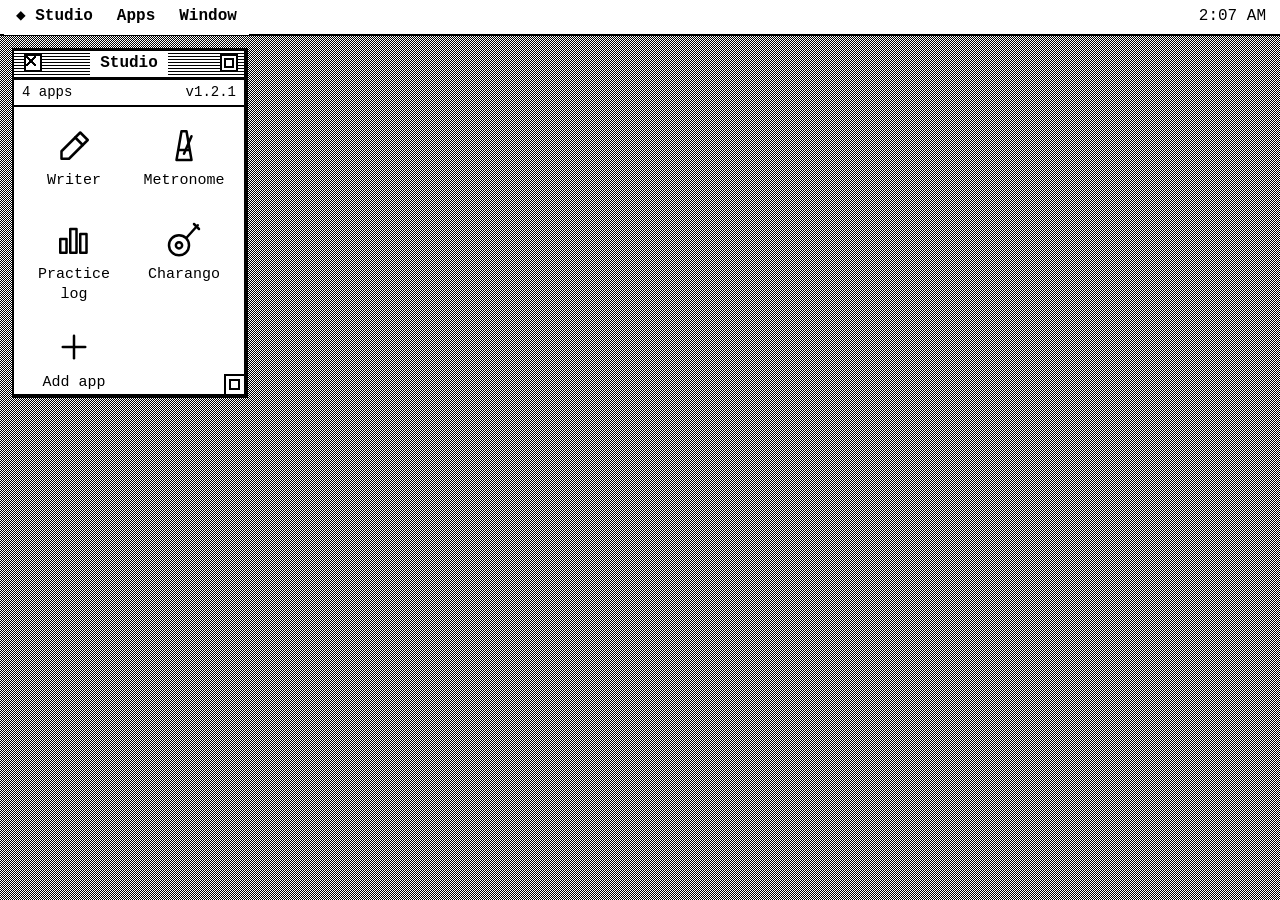
<file: index.html>
<!doctype html>
<html lang="en">
<head>
<meta charset="utf-8">
<meta name="viewport" content="width=device-width,initial-scale=1,viewport-fit=cover">
<meta name="theme-color" content="#ffffff">
<meta name="mobile-web-app-capable" content="yes">
<link rel="manifest" href="manifest.webmanifest">
<link rel="icon" href="icon-192.png">
<title>Studio</title>
<link rel="stylesheet" href="core/theme.css">
<link rel="stylesheet" href="core/shell.css">
</head>
<body>
<div id="mbar">
 <button class="mt" data-m="studio">&#9670; Studio</button>
 <button class="mt" data-m="apps">Apps</button>
 <button class="mt" data-m="window">Window</button>
 <span class="sp"></span>
 <span id="offl" hidden title="No connection. Everything is saved on this device.">Offline</span>
 <span id="syncst" hidden></span>
 <button id="upd" hidden>Update ready: reload</button>
 <span id="clock"></span>
</div>
<div id="desk"></div>
<script src="core/app.js"></script>
<script src="core/sync.js"></script>
<script src="core/shell.js"></script>
</body>
</html>
</file>
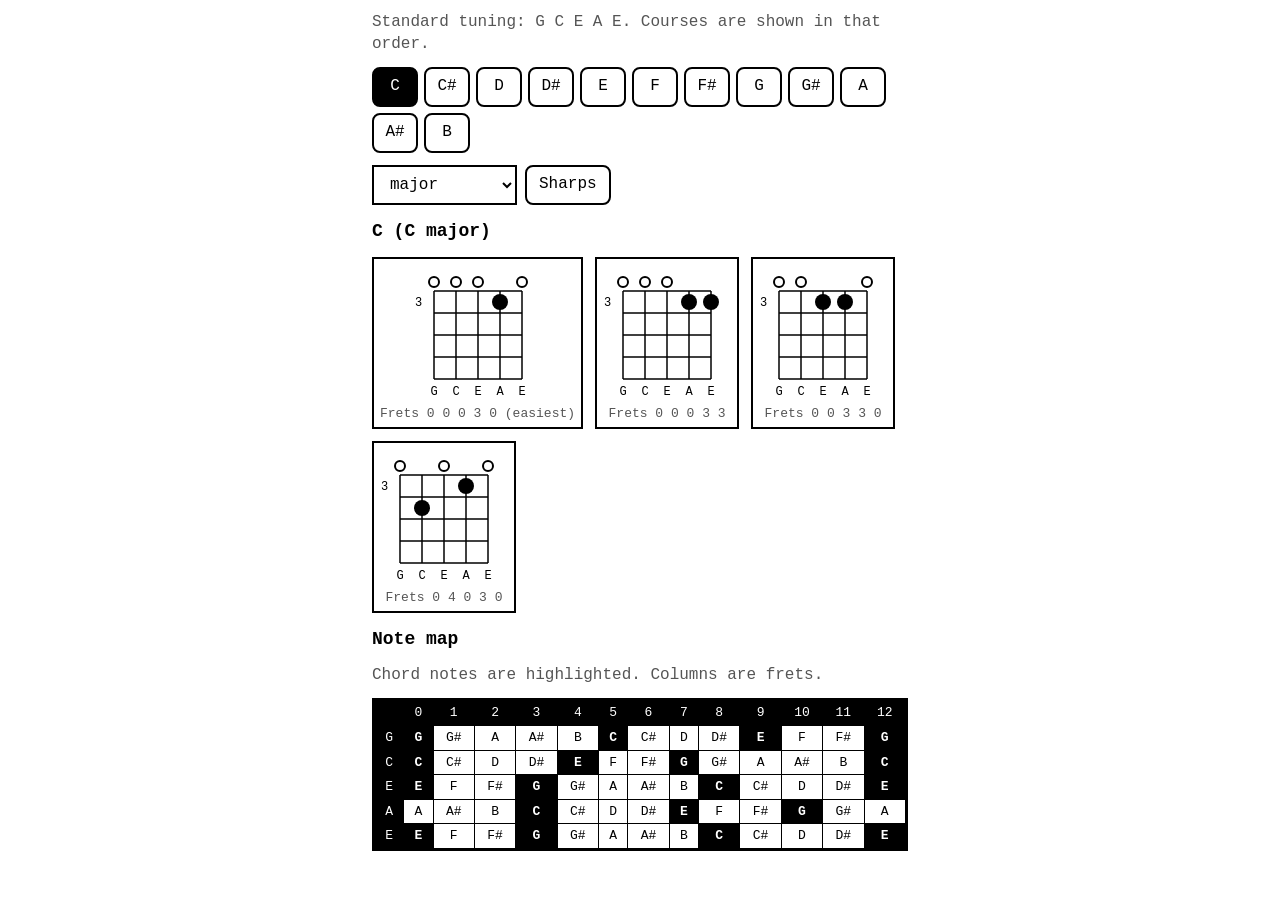
<file: apps/charango/index.html>
<!doctype html>
<html lang="en">
<head>
<meta charset="utf-8">
<meta name="viewport" content="width=device-width,initial-scale=1">
<title>Charango</title>
<link rel="stylesheet" href="../../core/theme.css">
<style>
body{overflow:auto}
.pad{padding:12px;display:flex;flex-direction:column;gap:12px;max-width:560px;margin:0 auto}
.roots{display:flex;flex-wrap:wrap;gap:6px}
.roots button{min-width:46px;padding:0 8px}
.row{display:flex;gap:8px;align-items:center}
.row>*{min-width:0}
h2{font-size:18px;margin:2px 0}
.vs{display:flex;flex-wrap:wrap;gap:12px}
.v{border:2px solid var(--line);padding:6px 6px 4px;text-align:center;min-width:128px}
.v svg{display:block;margin:0 auto;color:var(--fg)}
.v .f{font-size:13px;color:var(--dim)}
.map{overflow-x:auto;border:2px solid var(--line)}
table{border-collapse:collapse;width:100%;font-size:13px}
td,th{border:1px solid var(--line);padding:3px 5px;text-align:center;white-space:nowrap}
th{background:var(--sel-bg);color:var(--sel-fg);font-weight:400}
td.in{font-weight:700;background:var(--sel-bg);color:var(--sel-fg)}
</style>
</head>
<body>
<div class="pad">
 <div class="dim">Standard tuning: G C E A E. Courses are shown in that order.</div>
 <div class="roots" id="roots" role="group" aria-label="Chord root"></div>
 <div class="row">
  <select id="qual" aria-label="Chord type"></select>
  <button id="acc" aria-label="Switch between sharps and flats">Sharps</button>
 </div>
 <h2 id="title"></h2>
 <div class="vs" id="vs"></div>
 <h2>Note map</h2>
 <div class="dim">Chord notes are highlighted. Columns are frets.</div>
 <div class="map"><table id="map"></table></div>
</div>
<script src="../../core/app.js"></script>
<script>
'use strict';
var $ = function (i) { return document.getElementById(i); };
var SHARP = ['C', 'C#', 'D', 'D#', 'E', 'F', 'F#', 'G', 'G#', 'A', 'A#', 'B'];
var FLAT = ['C', 'Db', 'D', 'Eb', 'E', 'F', 'Gb', 'G', 'Ab', 'A', 'Bb', 'B'];
var OPEN = [7, 0, 4, 9, 4];
var QUAL = [
  { k: 'maj', n: 'major', s: '', iv: [0, 4, 7] }, { k: 'min', n: 'minor', s: 'm', iv: [0, 3, 7] },
  { k: '7', n: 'dominant 7', s: '7', iv: [0, 4, 7, 10] }, { k: 'maj7', n: 'major 7', s: 'maj7', iv: [0, 4, 7, 11] },
  { k: 'm7', n: 'minor 7', s: 'm7', iv: [0, 3, 7, 10] }, { k: 'sus2', n: 'sus 2', s: 'sus2', iv: [0, 2, 7] },
  { k: 'sus4', n: 'sus 4', s: 'sus4', iv: [0, 5, 7] }, { k: 'dim', n: 'diminished', s: 'dim', iv: [0, 3, 6] }
];
var st = { root: 0, q: 'maj', flats: false };
var MAXFRET = 9;

function voicings(root, iv) {
  var chord = iv.map(function (i) { return (root + i) % 12; });
  var req = iv.length >= 4 ? iv.filter(function (i) { return i !== 7; }).map(function (i) { return (root + i) % 12; }) : chord;
  var opts = OPEN.map(function (o) {
    var r = []; for (var f = 0; f <= MAXFRET; f++) if (chord.indexOf((o + f) % 12) >= 0) r.push(f); return r;
  });
  var out = [];
  (function walk(c, cur) {
    if (c === OPEN.length) {
      var heard = cur.map(function (f, i) { return (OPEN[i] + f) % 12; });
      if (!req.every(function (n) { return heard.indexOf(n) >= 0; })) return;
      var nz = cur.filter(function (f) { return f > 0; });
      var span = nz.length ? Math.max.apply(null, nz) - Math.min.apply(null, nz) : 0;
      if (span > 3) return;
      out.push({ frets: cur.slice(), span: span, max: nz.length ? Math.max.apply(null, nz) : 0, n: nz.length });
      return;
    }
    opts[c].forEach(function (f) { cur.push(f); walk(c + 1, cur); cur.pop(); });
  })(0, []);
  out.sort(function (a, b) { return (a.max * 10 + a.n * 2 + a.span) - (b.max * 10 + b.n * 2 + b.span) || a.frets.join('').localeCompare(b.frets.join('')); });
  return out.slice(0, 4);
}
function names() { return st.flats ? FLAT : SHARP; }

function svgEl(tag, attrs) {
  var e = document.createElementNS('http://www.w3.org/2000/svg', tag);
  for (var k in attrs) e.setAttribute(k, attrs[k]); return e;
}
function diagram(v) {
  var W = 128, H = 140, x0 = 20, dx = 22, y0 = 26, dy = 22;
  var nz = v.frets.filter(function (f) { return f > 0; });
  var base = nz.length && Math.min.apply(null, nz) > 1 ? Math.min.apply(null, nz) : 1;
  var s = svgEl('svg', { width: W, height: H, viewBox: '0 0 ' + W + ' ' + H, role: 'img', 'aria-label': 'Frets ' + v.frets.join(' ') });
  var line = function (x1, y1, x2, y2, w) { s.append(svgEl('line', { x1: x1, y1: y1, x2: x2, y2: y2, stroke: 'currentColor', 'stroke-width': w || 1.5 })); };
  for (var c = 0; c < 5; c++) line(x0 + c * dx, y0, x0 + c * dx, y0 + 4 * dy);
  for (var r = 0; r <= 4; r++) line(x0, y0 + r * dy, x0 + 4 * dx, y0 + r * dy, r === 0 && base === 1 ? 5 : 1.5);
  if (base > 1) { var t = svgEl('text', { x: 1, y: y0 + dy * 0.7, 'font-size': 12, fill: 'currentColor' }); t.textContent = base; s.append(t); }
  v.frets.forEach(function (f, c) {
    var x = x0 + c * dx;
    if (f === 0) s.append(svgEl('circle', { cx: x, cy: y0 - 9, r: 5, fill: 'none', stroke: 'currentColor', 'stroke-width': 2 }));
    else s.append(svgEl('circle', { cx: x, cy: y0 + (f - base + 0.5) * dy, r: 8, fill: 'currentColor' }));
    var lab = svgEl('text', { x: x, y: y0 + 4 * dy + 16, 'text-anchor': 'middle', 'font-size': 12, fill: 'currentColor' });
    lab.textContent = SHARP[OPEN[c]]; s.append(lab);
  });
  return s;
}
function render() {
  var q = QUAL.find(function (x) { return x.k === st.q; }), nm = names();
  $('title').textContent = nm[st.root] + q.s + ' (' + nm[st.root] + ' ' + q.n + ')';
  document.querySelectorAll('#roots button').forEach(function (b, i) { b.classList.toggle('on', i === st.root); b.textContent = nm[i]; });
  $('acc').textContent = st.flats ? 'Flats' : 'Sharps'; $('qual').value = st.q;
  var vs = voicings(st.root, q.iv), box = $('vs'); box.textContent = '';
  if (!vs.length) { box.textContent = 'No easy shape found for this chord.'; }
  vs.forEach(function (v, i) {
    var d = document.createElement('div'); d.className = 'v';
    d.append(diagram(v));
    var f = document.createElement('div'); f.className = 'f'; f.textContent = 'Frets ' + v.frets.join(' ') + (i === 0 ? ' (easiest)' : '');
    d.append(f); box.append(d);
  });
  var chord = q.iv.map(function (i) { return (st.root + i) % 12; });
  var tb = $('map'); tb.textContent = '';
  var head = document.createElement('tr'); head.append(document.createElement('th'));
  for (var f = 0; f <= 12; f++) { var th = document.createElement('th'); th.textContent = f; head.append(th); }
  tb.append(head);
  OPEN.forEach(function (o) {
    var tr = document.createElement('tr'), h = document.createElement('th'); h.textContent = nm[o]; tr.append(h);
    for (var f = 0; f <= 12; f++) { var n = (o + f) % 12, td = document.createElement('td'); td.textContent = nm[n]; if (chord.indexOf(n) >= 0) td.className = 'in'; tr.append(td); }
    tb.append(tr);
  });
  Studio.set('charango.state', st).catch(function () {});
}
SHARP.forEach(function (n, i) {
  var b = document.createElement('button'); b.textContent = n;
  b.addEventListener('click', function () { st.root = i; render(); }); $('roots').append(b);
});
QUAL.forEach(function (x) { var o = document.createElement('option'); o.value = x.k; o.textContent = x.n; $('qual').append(o); });
$('qual').addEventListener('change', function () { st.q = this.value; render(); });
$('acc').addEventListener('click', function () { st.flats = !st.flats; render(); });
window.__ch = { voicings: voicings, OPEN: OPEN, QUAL: QUAL };
render();
Studio.get('charango.state', null).then(function (v) { if (v) { st = Object.assign(st, v); render(); } }).catch(function () {});
</script>
</body>
</html>
</file>
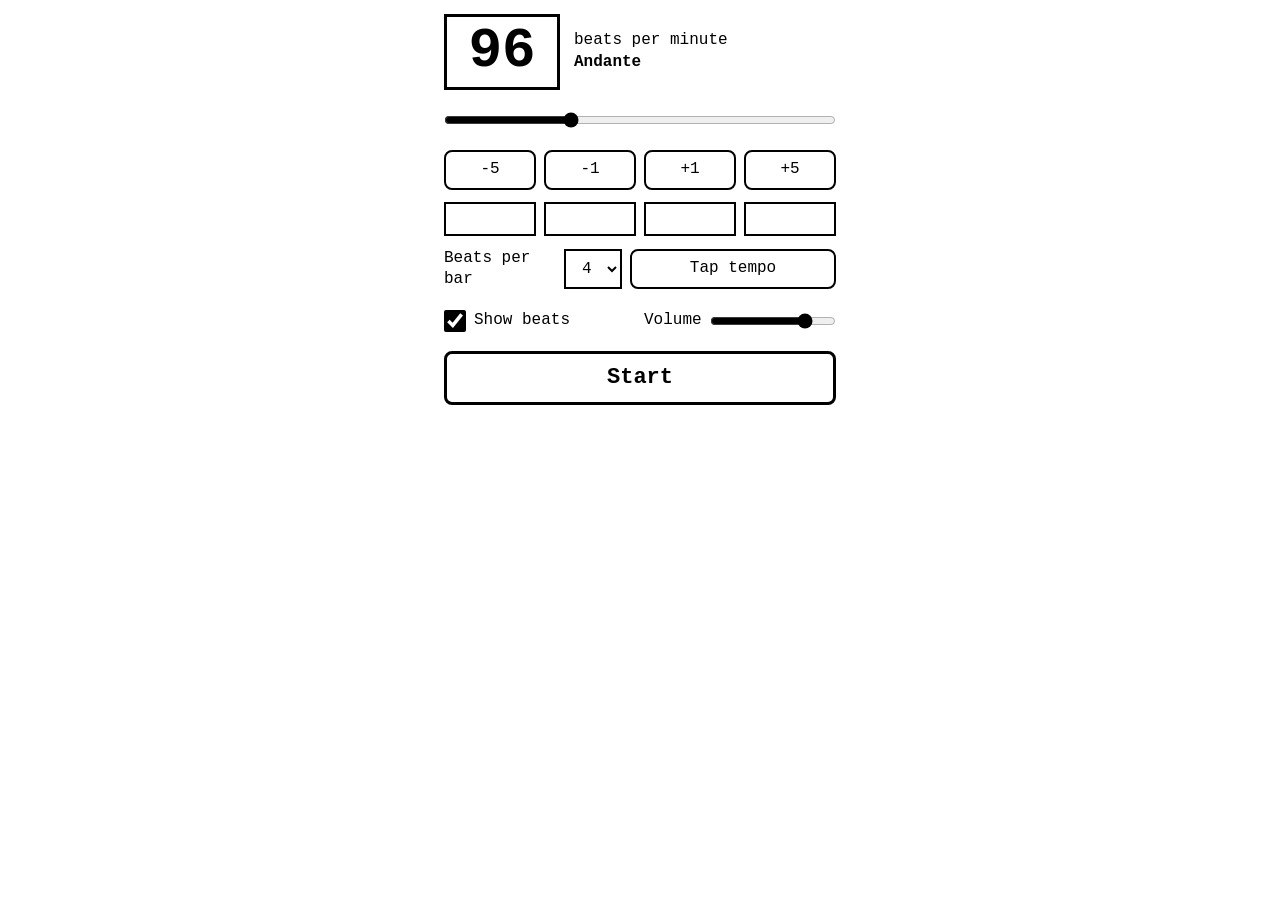
<file: apps/metronome/index.html>
<!doctype html>
<html lang="en">
<head>
<meta charset="utf-8">
<meta name="viewport" content="width=device-width,initial-scale=1">
<title>Metronome</title>
<link rel="stylesheet" href="../../core/theme.css">
<style>
body{overflow:auto}
.pad{padding:14px;display:flex;flex-direction:column;gap:12px;max-width:420px;margin:0 auto}
.top{display:flex;gap:14px;align-items:center}
.lcd{border:3px solid var(--line);font-size:56px;font-weight:700;min-width:116px;text-align:center;line-height:1.1;padding:4px 8px}
.row{display:flex;gap:8px;align-items:center}
.row>*{flex:1;min-width:0}
.row label{display:flex;align-items:center;gap:8px;flex:1}
.beats{display:flex;gap:8px}
.beats div{flex:1;height:34px;border:2px solid var(--line)}
.beats div.on{background:var(--sel-bg)}
.beats.off div.on{background:transparent}
#go{min-height:54px;font-size:22px;font-weight:700;border-width:3px}
#go.run{background:var(--sel-bg);color:var(--sel-fg)}
</style>
</head>
<body>
<div class="pad">
 <div class="top"><div class="lcd" id="bpm" aria-live="off">96</div><div>beats per minute<br><b id="tname">Andante</b></div></div>
 <input type="range" id="slider" min="30" max="240" step="1" aria-label="Tempo">
 <div class="row">
  <button data-d="-5">-5</button><button data-d="-1">-1</button><button data-d="1">+1</button><button data-d="5">+5</button>
 </div>
 <div class="beats" id="beats"></div>
 <div class="row">
  <label>Beats per bar
   <select id="bars"><option>2</option><option>3</option><option selected>4</option><option>5</option><option>6</option><option>7</option></select>
  </label>
  <button id="tap">Tap tempo</button>
 </div>
 <div class="row">
  <label><input type="checkbox" id="vis" checked> Show beats</label>
  <label>Volume <input type="range" id="vol" min="0" max="100" value="80" aria-label="Volume"></label>
 </div>
 <button id="go">Start</button>
</div>
<script src="../../core/app.js"></script>
<script>
'use strict';
var $ = function (i) { return document.getElementById(i); };
var S = { bpm: 96, beats: 4, vol: 80, vis: true };
var ctx = null, timer = null, nextTime = 0, beat = 0, running = false;
var played = 0, times = [];

function tname(b) {
  return b < 60 ? 'Largo' : b < 66 ? 'Larghetto' : b < 76 ? 'Adagio' : b < 108 ? 'Andante' : b < 120 ? 'Moderato' : b < 156 ? 'Allegro' : b < 176 ? 'Vivace' : 'Presto';
}
function persist() { Studio.set('metronome.settings', S).catch(function () {}); }
function drawBeats() {
  var box = $('beats'); box.textContent = '';
  for (var i = 0; i < S.beats; i++) box.append(document.createElement('div'));
  box.classList.toggle('off', !S.vis);
}
function show() {
  $('bpm').textContent = S.bpm; $('slider').value = S.bpm; $('tname').textContent = tname(S.bpm);
  $('bars').value = S.beats; $('vol').value = S.vol; $('vis').checked = S.vis;
}
function setBpm(v) { S.bpm = Math.max(30, Math.min(240, Math.round(v))); show(); persist(); }

function click(t, accent) {
  var o = ctx.createOscillator(), g = ctx.createGain();
  o.type = 'square'; o.frequency.value = accent ? 1500 : 1000;
  var peak = Math.max(0.0001, (S.vol / 100) * 0.5);
  g.gain.setValueAtTime(0.0001, t);
  g.gain.exponentialRampToValueAtTime(peak, t + 0.003);
  g.gain.exponentialRampToValueAtTime(0.0001, t + 0.05);
  o.connect(g); g.connect(ctx.destination);
  o.start(t); o.stop(t + 0.06);
}
function mark(i) {
  var kids = $('beats').children;
  for (var k = 0; k < kids.length; k++) kids[k].classList.toggle('on', k === i);
}
function sched() {
  var ahead = document.hidden ? 1.5 : 0.15;
  while (nextTime < ctx.currentTime + ahead) {
    click(nextTime, beat === 0); played++; times.push(nextTime); if (times.length > 40) times.shift();
    (function (b, delay) { setTimeout(function () { if (running) mark(b); }, Math.max(0, delay)); })(beat, (nextTime - ctx.currentTime) * 1000);
    nextTime += 60 / S.bpm;
    beat = (beat + 1) % S.beats;
  }
}
function start() {
  if (!ctx) ctx = new (window.AudioContext || window.webkitAudioContext)();
  if (ctx.resume) ctx.resume();
  beat = 0; played = 0; nextTime = ctx.currentTime + 0.08; running = true;
  timer = setInterval(sched, 25); sched();
  $('go').textContent = 'Stop'; $('go').classList.add('run');
}
function stop() {
  running = false; clearInterval(timer); timer = null; mark(-1);
  $('go').textContent = 'Start'; $('go').classList.remove('run');
}
$('go').addEventListener('click', function () { running ? stop() : start(); });
document.querySelectorAll('[data-d]').forEach(function (b) { b.addEventListener('click', function () { setBpm(S.bpm + Number(b.getAttribute('data-d'))); }); });
$('slider').addEventListener('input', function () { setBpm(Number(this.value)); });
$('bars').addEventListener('change', function () { S.beats = Number(this.value); drawBeats(); persist(); if (running) beat = 0; });
$('vol').addEventListener('input', function () { S.vol = Number(this.value); persist(); });
$('vis').addEventListener('change', function () { S.vis = this.checked; drawBeats(); persist(); });
var taps = [];
$('tap').addEventListener('click', function () {
  var n = performance.now();
  if (taps.length && n - taps[taps.length - 1] > 2000) taps = [];
  taps.push(n); if (taps.length > 5) taps.shift();
  if (taps.length >= 2) setBpm(60000 / ((taps[taps.length - 1] - taps[0]) / (taps.length - 1)));
});
document.addEventListener('keydown', function (e) {
  if (e.code === 'Space' && !/INPUT|SELECT|TEXTAREA/.test(document.activeElement.tagName)) { e.preventDefault(); $('go').click(); }
});
window.__met = { times: function () { return times.slice(); }, played: function () { return played; }, running: function () { return running; }, state: function () { return S; } };

Studio.get('metronome.settings', null).then(function (v) { if (v) S = Object.assign(S, v); }).catch(function () {}).then(function () { show(); drawBeats(); });
show(); drawBeats();
</script>
</body>
</html>
</file>
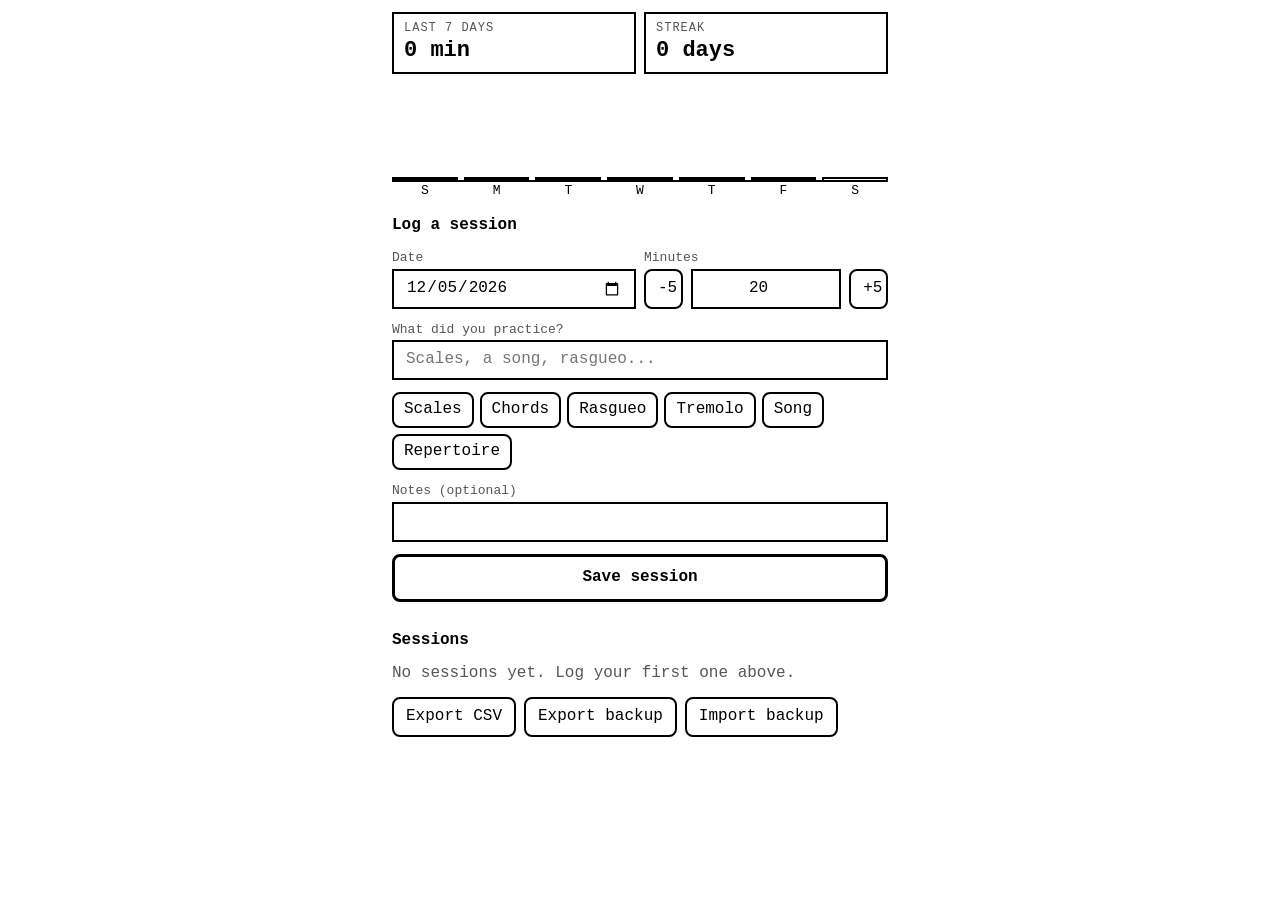
<file: apps/practice/index.html>
<!doctype html>
<html lang="en">
<head>
<meta charset="utf-8">
<meta name="viewport" content="width=device-width,initial-scale=1">
<title>Practice log</title>
<link rel="stylesheet" href="../../core/theme.css">
<style>
body{overflow:auto}
.pad{padding:12px;display:flex;flex-direction:column;gap:12px;max-width:520px;margin:0 auto}
.stats{display:grid;grid-template-columns:repeat(2,minmax(0,1fr));gap:8px}
.box{border:2px solid var(--line);padding:6px 10px}
.box small{display:block;font-size:12px;letter-spacing:1px;text-transform:uppercase;color:var(--dim)}
.box b{font-size:22px}
.chart{display:flex;align-items:flex-end;gap:6px;height:96px;border-bottom:2px solid var(--line)}
.chart .col{flex:1;display:flex;flex-direction:column;justify-content:flex-end;height:100%;position:relative}
.chart .bar{background:var(--fg);min-height:3px}
.chart .bar.today{background:var(--bg);border:2px solid var(--fg);border-bottom:0}
.chart .v{font-size:11px;text-align:center;color:var(--dim)}
.days{display:flex;gap:6px;font-size:13px;text-align:center}
.days span{flex:1}
.row{display:flex;gap:8px;align-items:center}
.row>*{min-width:0}
.chips{display:flex;flex-wrap:wrap;gap:6px}
.chips button{min-height:36px;padding:0 10px}
label{font-size:13px;color:var(--dim);display:block;margin-bottom:2px}
h2{font-size:16px;margin:4px 0 0}
.li{display:flex;justify-content:space-between;align-items:center;gap:8px;border-top:1px solid var(--line);padding:6px 0}
.li:first-child{border-top:2px solid var(--line)}
.li .m{flex:1;min-width:0}
.li .n{font-size:13px;color:var(--dim)}
.li button{min-height:32px;padding:0 10px}
</style>
</head>
<body>
<div class="pad">
 <div class="stats">
  <div class="box"><small>Last 7 days</small><b id="wk">0 min</b></div>
  <div class="box"><small>Streak</small><b id="streak">0 days</b></div>
 </div>
 <div>
  <div class="chart" id="chart"></div>
  <div class="days" id="days"></div>
 </div>

 <h2>Log a session</h2>
 <div class="row">
  <div style="flex:1"><label for="date">Date</label><input type="date" id="date"></div>
  <div style="flex:1"><label for="min">Minutes</label>
   <div class="row"><button id="mm" aria-label="Minus 5 minutes">-5</button><input type="number" id="min" min="1" max="600" value="20" style="text-align:center"><button id="mp" aria-label="Plus 5 minutes">+5</button></div>
  </div>
 </div>
 <div><label for="what">What did you practice?</label><input type="text" id="what" placeholder="Scales, a song, rasgueo..." autocomplete="off"></div>
 <div class="chips" id="chips"></div>
 <div><label for="note">Notes (optional)</label><input type="text" id="note" autocomplete="off"></div>
 <button id="save" style="min-height:48px;border-width:3px;font-weight:700">Save session</button>
 <div class="dim" id="msg" role="status"></div>

 <h2>Sessions</h2>
 <div id="list"></div>
 <div class="row">
  <button id="expcsv">Export CSV</button>
  <button id="expjson">Export backup</button>
  <button id="imp">Import backup</button>
 </div>
 <input type="file" id="file" accept=".json,application/json" hidden>
</div>
<script src="../../core/app.js"></script>
<script>
'use strict';
var $ = function (i) { return document.getElementById(i); };
var log = [];
var TAGS = ['Scales', 'Chords', 'Rasgueo', 'Tremolo', 'Song', 'Repertoire'];
function ymd(d) { return d.getFullYear() + '-' + String(d.getMonth() + 1).padStart(2, '0') + '-' + String(d.getDate()).padStart(2, '0'); }
function parse(s) { var p = s.split('-'); return new Date(Number(p[0]), Number(p[1]) - 1, Number(p[2])); }
function addDays(d, n) { var x = new Date(d.getFullYear(), d.getMonth(), d.getDate() + n); return x; }
function today() { return new Date(); }
function save() { return Studio.set('practice.log', log).catch(function () { $('msg').textContent = 'Could not save to this browser.'; }); }
function minutesOn(day) { return log.filter(function (e) { return e.date === day; }).reduce(function (a, e) { return a + e.min; }, 0); }
function streak() {
  var d = today(), n = 0;
  if (!minutesOn(ymd(d))) d = addDays(d, -1);
  while (minutesOn(ymd(d)) > 0) { n++; d = addDays(d, -1); }
  return n;
}
function fmt(m) { return m >= 60 ? Math.floor(m / 60) + ' h ' + (m % 60) + ' min' : m + ' min'; }
function render() {
  var t = today(), data = [], total = 0, mx = 1;
  for (var i = 6; i >= 0; i--) { var d = addDays(t, -i), m = minutesOn(ymd(d)); data.push({ d: d, m: m, today: i === 0 }); total += m; mx = Math.max(mx, m); }
  $('wk').textContent = fmt(total);
  var s = streak(); $('streak').textContent = s + (s === 1 ? ' day' : ' days');
  var ch = $('chart'), dy = $('days'); ch.textContent = ''; dy.textContent = '';
  data.forEach(function (x) {
    var col = document.createElement('div'); col.className = 'col';
    var v = document.createElement('div'); v.className = 'v'; v.textContent = x.m ? x.m : '';
    var b = document.createElement('div'); b.className = 'bar' + (x.today ? ' today' : ''); b.style.height = (x.m ? Math.max(4, Math.round(x.m / mx * 70)) : 3) + 'px';
    b.setAttribute('data-min', x.m);
    col.append(v, b); ch.append(col);
    var sp = document.createElement('span'); sp.textContent = x.d.toLocaleDateString([], { weekday: 'narrow' }); dy.append(sp);
  });
  var list = $('list'); list.textContent = '';
  var sorted = log.slice().sort(function (a, b) { return a.date === b.date ? b.id - a.id : (a.date < b.date ? 1 : -1); });
  if (!sorted.length) { var e = document.createElement('div'); e.className = 'dim'; e.textContent = 'No sessions yet. Log your first one above.'; list.append(e); }
  sorted.slice(0, 40).forEach(function (x) {
    var row = document.createElement('div'); row.className = 'li';
    var m = document.createElement('div'); m.className = 'm';
    m.append(document.createTextNode(x.what || 'Practice'));
    var n = document.createElement('div'); n.className = 'n';
    n.textContent = parse(x.date).toLocaleDateString([], { weekday: 'short', month: 'short', day: 'numeric' }) + ' / ' + x.min + ' min' + (x.note ? ' / ' + x.note : '');
    m.append(n);
    var del = document.createElement('button'); del.textContent = 'Delete'; del.setAttribute('aria-label', 'Delete session ' + (x.what || ''));
    del.addEventListener('click', function () {
      if (!confirm('Delete this session?')) return;
      log = log.filter(function (y) { return y.id !== x.id; });
      Studio.get('practice.tomb', []).then(function (t) { t.push({ id: x.id, ts: Date.now() }); return Studio.set('practice.tomb', t); }).catch(function () {});
      save(); render();
    });
    row.append(m, del); list.append(row);
  });
}
TAGS.forEach(function (t) {
  var b = document.createElement('button'); b.textContent = t;
  b.addEventListener('click', function () { var w = $('what'); w.value = w.value ? (w.value.replace(/[, ]+$/, '') + ', ' + t) : t; });
  $('chips').append(b);
});
$('mm').addEventListener('click', function () { $('min').value = Math.max(1, (Number($('min').value) || 0) - 5); });
$('mp').addEventListener('click', function () { $('min').value = Math.min(600, (Number($('min').value) || 0) + 5); });
$('save').addEventListener('click', function () {
  var min = Math.round(Number($('min').value)), date = $('date').value;
  if (!date) { $('msg').textContent = 'Choose a date.'; return; }
  if (!(min >= 1 && min <= 600)) { $('msg').textContent = 'Enter minutes between 1 and 600.'; return; }
  log.push({ id: Date.now() + Math.floor(Math.random() * 1000), date: date, min: min, what: $('what').value.trim(), note: $('note').value.trim() });
  $('what').value = ''; $('note').value = '';
  save().then(function () { $('msg').textContent = 'Saved.'; });
  render();
});
$('expjson').addEventListener('click', function () { Studio.download('practice-log-' + ymd(today()) + '.json', JSON.stringify({ app: 'studio-practice', version: 1, log: log }, null, 1), 'application/json'); });
$('expcsv').addEventListener('click', function () {
  var q = function (s) { return '"' + String(s || '').replace(/"/g, '""') + '"'; };
  var rows = ['date,minutes,what,notes'].concat(log.slice().sort(function (a, b) { return a.date < b.date ? -1 : 1; }).map(function (x) { return [x.date, x.min, q(x.what), q(x.note)].join(','); }));
  Studio.download('practice-log-' + ymd(today()) + '.csv', rows.join('\n'), 'text/csv');
});
$('imp').addEventListener('click', function () { $('file').click(); });
$('file').addEventListener('change', function () {
  var f = this.files[0]; this.value = ''; if (!f) return;
  f.text().then(function (t) {
    var j = JSON.parse(t); if (j.app !== 'studio-practice' || !Array.isArray(j.log)) throw new Error('This is not a Practice log backup.');
    var ids = {}; log.forEach(function (x) { ids[x.id] = 1; }); var n = 0;
    j.log.forEach(function (x) { if (!ids[x.id] && x.date && x.min) { log.push(x); n++; } });
    save(); render(); $('msg').textContent = 'Imported ' + n + ' sessions.';
  }).catch(function (e) { $('msg').textContent = 'Import failed: ' + e.message; });
});
$('date').value = ymd(today());
window.addEventListener('focus', function () { if (!$('date').value) $('date').value = ymd(today()); });
Studio.get('practice.log', []).then(function (v) { log = v || []; render(); }).catch(function () { render(); });
Studio.onChange(function (keys) {
  if (keys.indexOf('practice.log') >= 0) Studio.get('practice.log', []).then(function (v) { log = v || []; render(); });
});
render();
</script>
</body>
</html>
</file>
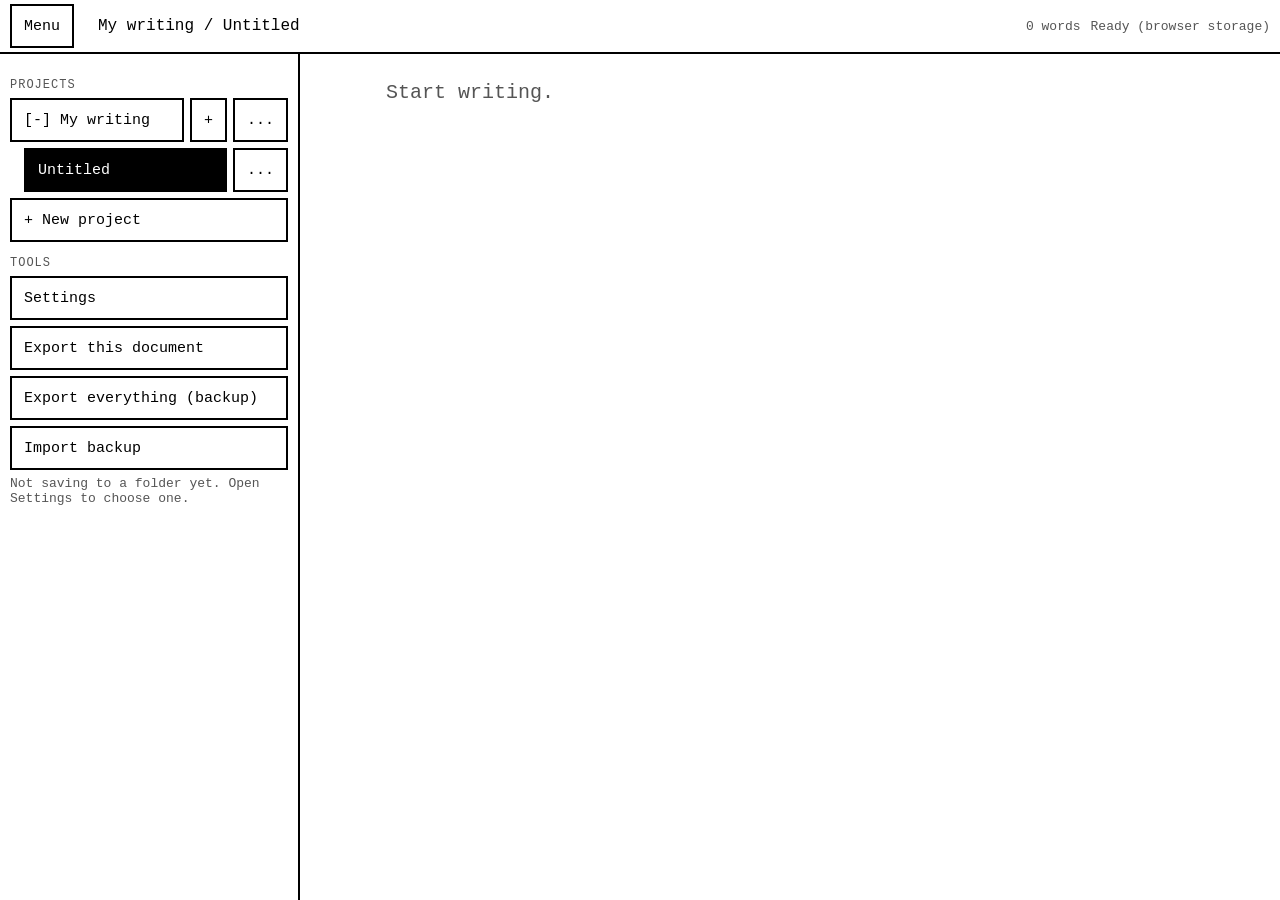
<file: apps/writer/index.html>
<!doctype html>
<html lang="en">
<head>
<meta charset="utf-8">
<meta name="viewport" content="width=device-width,initial-scale=1,viewport-fit=cover">
<meta name="theme-color" content="#ffffff">
<meta name="mobile-web-app-capable" content="yes">
<title>Writer</title>
<style>
:root{--bg:#fff;--fg:#000;--dim:#555;--line:#000;--selbg:#000;--selfg:#fff;--font:"Courier New",Courier,"Liberation Mono",monospace;--size:20px;--lh:1.7;--w:70}
:root[data-theme=paper]{--bg:#f3ead3;--fg:#2b2218;--dim:#7a6a50;--line:#2b2218;--selbg:#2b2218;--selfg:#f3ead3}
:root[data-theme=amber]{--bg:#1a1208;--fg:#ffb000;--dim:#a06f00;--line:#ffb000;--selbg:#ffb000;--selfg:#1a1208}
:root[data-theme=green]{--bg:#04140a;--fg:#33ff66;--dim:#1f9a40;--line:#33ff66;--selbg:#33ff66;--selfg:#04140a}
*{box-sizing:border-box}
html,body{height:100%;margin:0;background:var(--bg);color:var(--fg);font-family:var(--font)}
#app{display:flex;flex-direction:column;height:100vh;height:100dvh;position:relative}
button,select,input[type=text]{font:inherit;font-size:15px;color:var(--fg);background:var(--bg);border:2px solid var(--line);border-radius:0;padding:8px 12px;min-height:44px;cursor:pointer}
input[type=text]{cursor:text;width:100%}
button.sel,button:active{background:var(--selbg);color:var(--selfg)}
#bar{display:flex;align-items:center;gap:10px;min-height:52px;padding:4px 10px;border-bottom:2px solid var(--line)}
#bar #ttl{flex:1;min-width:0;text-align:left;border-color:transparent;overflow:hidden;text-overflow:ellipsis;white-space:nowrap;font-size:16px}
#cnt,#st{font-size:13px;color:var(--dim);white-space:nowrap}
#banner{padding:8px 12px;border-bottom:2px solid var(--line);font-size:14px;display:flex;gap:10px;align-items:center;flex-wrap:wrap}
#banner[hidden]{display:none}
#body{flex:1;display:flex;min-height:0;position:relative}
#side{display:none;width:300px;max-width:86vw;overflow-y:auto;border-right:2px solid var(--line);background:var(--bg);padding:10px}
#app.open #side{display:block;position:absolute;top:0;bottom:0;left:0;z-index:5;width:min(86vw,320px)}
#main{flex:1;min-width:0;display:flex;justify-content:center;overflow:hidden}
#ed{width:min(100%,calc(var(--w) * 1ch));height:100%;border:0;outline:0;resize:none;background:transparent;color:var(--fg);font-family:var(--font);font-size:var(--size);line-height:var(--lh);padding:22px 16px 40vh;caret-color:var(--fg)}
#ed::placeholder{color:var(--dim)}
.sh{font-size:12px;letter-spacing:1px;text-transform:uppercase;color:var(--dim);margin:14px 0 6px}
.row{display:flex;gap:6px;margin-bottom:6px}
.row .grow{flex:1;min-width:0;text-align:left;overflow:hidden;text-overflow:ellipsis;white-space:nowrap}
.drow{padding-left:14px}
.blk{display:block;width:100%;margin-bottom:6px;text-align:left}
.dim{color:var(--dim);font-size:13px;margin:4px 0 10px}
dialog{background:var(--bg);color:var(--fg);border:3px solid var(--line);padding:16px;width:min(92vw,460px);max-height:90vh;overflow-y:auto;font-family:var(--font)}
dialog::backdrop{background:rgba(0,0,0,.45)}
dialog h2,dialog h3{margin:0 0 10px;font-size:18px}
dialog h3{margin-top:18px;font-size:15px}
dialog label{display:block;margin:10px 0 4px;font-size:14px}
dialog select{width:100%}
dialog input[type=range]{width:100%;height:36px}
hr{border:0;border-top:2px solid var(--line);margin:16px 0}
@media (min-width:900px){
 #side{display:block}
 #app.hide #side{display:none}
 #app.open #side{position:static;width:300px;z-index:auto}
}
/* retro mouse pointer */
html,body,*{cursor:url("data:image/svg+xml,%3Csvg xmlns='http://www.w3.org/2000/svg' width='24' height='32' viewBox='0 0 12 16' shape-rendering='crispEdges'%3E%3Cpath d='M1 1V13L4 10L6 15L8 14L6 9H10Z' fill='black' stroke='white' stroke-width='1' stroke-linejoin='miter'/%3E%3C/svg%3E") 1 1,default}
button,a,select,summary,label,[role=button]{cursor:url("data:image/svg+xml,%3Csvg xmlns='http://www.w3.org/2000/svg' width='24' height='32' viewBox='0 0 12 16' shape-rendering='crispEdges'%3E%3Cpath d='M1 1V13L4 10L6 15L8 14L6 9H10Z' fill='black' stroke='white' stroke-width='1' stroke-linejoin='miter'/%3E%3C/svg%3E") 1 1,pointer}
input[type=text],input[type=number],input[type=date],input[type=search],textarea,[contenteditable=true]{cursor:url("data:image/svg+xml,%3Csvg xmlns='http://www.w3.org/2000/svg' width='16' height='24' viewBox='0 0 8 12' shape-rendering='crispEdges'%3E%3Cpath d='M1 .5H7M4 .5V11.5M1 11.5H7' stroke='white' stroke-width='3'/%3E%3Cpath d='M1 .5H7M4 .5V11.5M1 11.5H7' stroke='black' stroke-width='1'/%3E%3C/svg%3E") 4 12,text}
</style>
</head>
<body>
<div id="app">
 <div id="bar">
  <button id="menu" aria-label="Menu">Menu</button>
  <button id="ttl" aria-label="Rename document">Untitled</button>
  <span id="cnt">0 words</span>
  <span id="st">Loading</span>
 </div>
 <div id="banner" hidden></div>
 <div id="body">
  <aside id="side" aria-label="Projects"></aside>
  <main id="main"><textarea id="ed" placeholder="Start writing." spellcheck="true" autocapitalize="sentences" aria-label="Document text"></textarea></main>
 </div>
</div>

<dialog id="dset">
 <form method="dialog">
  <h2>Settings</h2>
  <label for="sTheme">Theme</label>
  <select id="sTheme">
   <option value="ink">E-ink (black on white)</option>
   <option value="paper">Paper</option>
   <option value="amber">Amber terminal</option>
   <option value="green">Green terminal</option>
  </select>
  <label for="sFont">Font</label>
  <select id="sFont">
   <option value="type">Typewriter</option>
   <option value="serif">Serif</option>
   <option value="sans">Sans</option>
  </select>
  <label for="sSize">Text size: <span id="vSize"></span> px</label>
  <input type="range" id="sSize" min="14" max="44" step="1">
  <label for="sLh">Line spacing: <span id="vLh"></span></label>
  <input type="range" id="sLh" min="1.2" max="2.4" step="0.1">
  <label for="sW">Text width: <span id="vW"></span> characters</label>
  <input type="range" id="sW" min="40" max="120" step="5">

  <h3>Save folder</h3>
  <p class="dim" id="sFolder"></p>
  <button type="button" id="sPick">Choose save folder</button>

  <h3>Google Drive sync</h3>
  <label for="sCid">OAuth client ID</label>
  <input type="text" id="sCid" placeholder="123456-abc.apps.googleusercontent.com" autocomplete="off" autocapitalize="off" spellcheck="false">
  <p class="dim" id="sInfo"></p>
  <div class="row">
   <button type="button" id="sConn">Connect and sync</button>
   <button type="button" id="sDisc">Disconnect</button>
  </div>
  <hr>
  <button value="close">Done</button>
 </form>
</dialog>

<dialog id="dact"><div id="actBody"></div></dialog>
<input type="file" id="fImp" accept=".json,application/json" hidden>

<script>
'use strict';
var $ = function (id) { return document.getElementById(id); };
var uid = function () { return Math.random().toString(36).slice(2, 10) + Date.now().toString(36).slice(-4); };
var safe = function (s) { return String(s || '').replace(/[\\\/:*?"<>|\u0000-\u001f]/g, '-').replace(/\s+/g, ' ').trim().slice(0, 80) || 'Untitled'; };
function h(tag, props) {
  var e = document.createElement(tag);
  for (var k in (props || {})) {
    var v = props[k];
    if (k === 'class') e.className = v;
    else if (k.slice(0, 2) === 'on') e.addEventListener(k.slice(2), v);
    else if (v !== false && v != null) e.setAttribute(k, v === true ? '' : v);
  }
  var kids = Array.prototype.slice.call(arguments, 2);
  (function add(list) {
    list.forEach(function (c) {
      if (Array.isArray(c)) return add(c);
      if (c == null || c === false) return;
      e.append(c.nodeType ? c : document.createTextNode(c));
    });
  })(kids);
  return e;
}

/* ---------- settings (per device) ---------- */
var FONTS = {
  type: '"Courier New",Courier,"Liberation Mono",monospace',
  serif: 'Georgia,"Times New Roman",serif',
  sans: 'system-ui,-apple-system,"Segoe UI",Roboto,sans-serif'
};
var DEF = { theme: 'ink', font: 'type', size: 20, lh: 1.7, w: 70, clientId: '' };
var settings = Object.assign({}, DEF);
try { Object.assign(settings, JSON.parse(localStorage.getItem('writer.settings') || '{}')); } catch (e) {}
function saveSettings() { try { localStorage.setItem('writer.settings', JSON.stringify(settings)); } catch (e) {} }
function effTheme() {
  var st = null;
  try { st = localStorage.getItem('studio.theme'); } catch (e) {}
  if (window.parent !== window && st) return st === 'classic' ? 'ink' : st;
  return settings.theme;
}
function applySettings() {
  var r = document.documentElement;
  r.setAttribute('data-theme', effTheme());
  r.style.setProperty('--font', FONTS[settings.font] || FONTS.type);
  r.style.setProperty('--size', settings.size + 'px');
  r.style.setProperty('--lh', settings.lh);
  r.style.setProperty('--w', settings.w);
  var bg = getComputedStyle(r).getPropertyValue('--bg').trim();
  var m = document.querySelector('meta[name=theme-color]');
  if (m && bg) m.setAttribute('content', bg);
}
applySettings();
window.addEventListener('storage', function (e) { if (e.key === 'studio.theme') applySettings(); });

/* ---------- IndexedDB (working store) ---------- */
var db;
function openDB() {
  return new Promise(function (res, rej) {
    var r = indexedDB.open('writer', 1);
    r.onupgradeneeded = function () {
      var d = r.result;
      ['projects', 'docs', 'tomb'].forEach(function (s) { d.createObjectStore(s, { keyPath: 'id' }); });
      d.createObjectStore('meta', { keyPath: 'k' });
    };
    r.onsuccess = function () { res(r.result); };
    r.onerror = function () { rej(r.error); };
  });
}
function rq(r) { return new Promise(function (res, rej) { r.onsuccess = function () { res(r.result); }; r.onerror = function () { rej(r.error); }; }); }
function store(s, m) { return db.transaction(s, m).objectStore(s); }
function dbAll(s) { return rq(store(s).getAll()); }
function dbPut(s, o) { return rq(store(s, 'readwrite').put(o)); }
function dbDel(s, k) { return rq(store(s, 'readwrite').delete(k)); }
function metaGet(k) { return rq(store('meta').get(k)).then(function (r) { return r && r.v; }); }
function metaSet(k, v) { return dbPut('meta', { k: k, v: v }); }

/* ---------- state ---------- */
var projects = [], docs = [], tombs = [];
var cur = null, dirty = new Set(), collapsed = new Set();
var saveT, wcT, syncT, syncing = false;
var byId = function (id) { return docs.find(function (d) { return d.id === id; }); };
var curDoc = function () { return byId(cur); };
var projOf = function (d) { return projects.find(function (p) { return p.id === d.projectId; }); };
function setStatus(t) { $('st').textContent = t; }
function fmtTime() { return new Date().toLocaleTimeString([], { hour: 'numeric', minute: '2-digit' }); }

function newProject(name, id, nameTs) {
  var p = { id: id || uid(), name: name, nameTs: nameTs || Date.now() };
  projects.push(p); dbPut('projects', p); return p;
}
function newDoc(pid, title, content, id, updated) {
  var d = { id: id || uid(), projectId: pid, title: title || 'Untitled', ext: 'md', content: content || '', updated: updated == null ? Date.now() : updated, path: null, fileMtime: 0, syncedV: 0 };
  docs.push(d); dbPut('docs', d); return d;
}

/* ---------- folder storage adapters (real files) ---------- */
var adapter = null, fsReady = false, fsNeedsPerm = false, fsPaths = new Set(), fsName = '';
var EXT = /\.(md|txt)$/i;

var WebFS = {
  root: null,
  check: async function (ask) {
    var o = { mode: 'readwrite' };
    var p = await this.root.queryPermission(o);
    if (p === 'granted') return true;
    if (ask) { p = await this.root.requestPermission(o); return p === 'granted'; }
    return false;
  },
  choose: async function () {
    var hd = await window.showDirectoryPicker({ mode: 'readwrite', id: 'writer' });
    this.root = hd; await metaSet('dirHandle', hd); return true;
  },
  dir: async function (parts, create) {
    var d = this.root;
    for (var i = 0; i < parts.length; i++) d = await d.getDirectoryHandle(parts[i], { create: create });
    return d;
  },
  write: async function (path, text) {
    var parts = path.split('/'), fn = parts.pop();
    var d = await this.dir(parts, true);
    var fh = await d.getFileHandle(fn, { create: true });
    var w = await fh.createWritable(); await w.write(text); await w.close();
    return (await fh.getFile()).lastModified;
  },
  read: async function (path) {
    var parts = path.split('/'), fn = parts.pop();
    var d = await this.dir(parts, false);
    return (await (await d.getFileHandle(fn)).getFile()).text();
  },
  remove: async function (path) {
    try { var parts = path.split('/'), fn = parts.pop(); var d = await this.dir(parts, false); await d.removeEntry(fn); } catch (e) {}
  },
  list: async function () {
    var out = [];
    for await (var ent of this.root.entries()) {
      var name = ent[0], hd = ent[1];
      if (hd.kind === 'directory') {
        for await (var e2 of hd.entries()) {
          if (e2[1].kind === 'file' && EXT.test(e2[0])) out.push({ path: name + '/' + e2[0], mtime: (await e2[1].getFile()).lastModified });
        }
      } else if (EXT.test(name)) out.push({ path: name, mtime: (await hd.getFile()).lastModified });
    }
    return out;
  }
};

/* Capacitor (Android APK): files go to Documents/Writer. Needs the @capacitor/filesystem plugin. */
var CapFS = {
  dirName: 'DOCUMENTS',
  init: async function () {
    var C = window.Capacitor;
    if (!(C && C.isNativePlatform && C.isNativePlatform())) return false;
    this.F = C.Plugins && C.Plugins.Filesystem;
    if (!this.F) return false;
    try {
      var p = await this.F.checkPermissions();
      if (p.publicStorage && p.publicStorage !== 'granted') {
        var r = await this.F.requestPermissions();
        if (r.publicStorage !== 'granted') return false;
      }
    } catch (e) {}
    try { await this.F.mkdir({ path: 'Writer', directory: this.dirName, recursive: true }); } catch (e) {}
    return true;
  },
  write: async function (path, text) {
    var p = 'Writer/' + path;
    await this.F.writeFile({ path: p, data: text, directory: this.dirName, encoding: 'utf8', recursive: true });
    var s = await this.F.stat({ path: p, directory: this.dirName });
    return Number(s.mtime) || Date.now();
  },
  read: async function (path) {
    var r = await this.F.readFile({ path: 'Writer/' + path, directory: this.dirName, encoding: 'utf8' });
    return typeof r.data === 'string' ? r.data : await r.data.text();
  },
  remove: async function (path) { try { await this.F.deleteFile({ path: 'Writer/' + path, directory: this.dirName }); } catch (e) {} },
  list: async function () {
    var out = [], self = this;
    var top = await this.F.readdir({ path: 'Writer', directory: this.dirName });
    for (var t of top.files) {
      var tn = typeof t === 'string' ? t : t.name;
      var isDir = typeof t === 'string' ? !EXT.test(tn) : t.type === 'directory';
      if (isDir) {
        var sub = await self.F.readdir({ path: 'Writer/' + tn, directory: self.dirName });
        for (var s of sub.files) {
          var sn = typeof s === 'string' ? s : s.name;
          if (!EXT.test(sn)) continue;
          var st = await self.F.stat({ path: 'Writer/' + tn + '/' + sn, directory: self.dirName });
          out.push({ path: tn + '/' + sn, mtime: Number(st.mtime) || 0 });
        }
      } else if (EXT.test(tn)) {
        var st2 = await self.F.stat({ path: 'Writer/' + tn, directory: self.dirName });
        out.push({ path: tn, mtime: Number(st2.mtime) || 0 });
      }
    }
    return out;
  }
};

async function initFolder() {
  adapter = null; fsReady = false; fsNeedsPerm = false; fsName = '';
  try {
    if (await CapFS.init()) { adapter = CapFS; fsReady = true; fsName = 'Documents/Writer'; return; }
  } catch (e) {}
  if ('showDirectoryPicker' in window) {
    var hd = await metaGet('dirHandle');
    if (hd) {
      WebFS.root = hd; adapter = WebFS; fsName = hd.name;
      try { if (await WebFS.check(false)) fsReady = true; else fsNeedsPerm = true; } catch (e) { fsNeedsPerm = true; }
    }
  }
}
function canPickFolder() { return 'showDirectoryPicker' in window && !(adapter === CapFS); }
function renderBanner() {
  var b = $('banner'); b.textContent = '';
  if (fsNeedsPerm) {
    b.hidden = false;
    b.append(h('span', { id: 'bmsg' }, 'Folder "' + fsName + '" needs your permission.'),
      h('button', { onclick: reconnectFolder }, 'Reconnect folder'),
      h('button', { onclick: chooseFolder }, 'Choose folder again'));
  } else b.hidden = true;
}
async function reconnectFolder() {
  var msg = $('bmsg');
  try {
    // First await in the click handler, so the browser still sees the tap as a user action.
    var p = await WebFS.root.requestPermission({ mode: 'readwrite' });
    if (p !== 'granted') {
      if (msg) msg.textContent = 'Permission was not granted (' + p + '). Try again and choose Allow, or tap Choose folder again.';
      return;
    }
    fsReady = true; fsNeedsPerm = false; renderBanner();
    await scanFolder(); await writeAll(); setStatus('Folder reconnected'); refreshSettingsInfo();
  } catch (e) {
    if (msg) msg.textContent = 'Could not reopen the folder (' + ((e && e.name) || 'error') + '). Tap Choose folder again.';
  }
}
async function chooseFolder() {
  try {
    await WebFS.choose(); adapter = WebFS; fsReady = true; fsNeedsPerm = false; fsName = WebFS.root.name;
    docs.forEach(function (d) { d.path = null; d.fileMtime = 0; });
    renderBanner(); await scanFolder(); await writeAll(); renderSide(); refreshSettingsInfo();
  } catch (e) { if (e && e.name !== 'AbortError') alert('Could not use that folder: ' + e.message); }
}
function pathFor(d) {
  var p = projOf(d), dir = safe(p ? p.name : 'Inbox'), ext = d.ext || 'md';
  var path = dir + '/' + safe(d.title) + '.' + ext;
  var clash = docs.some(function (o) { return o.id !== d.id && o.path === path; }) || (fsPaths.has(path) && d.path !== path);
  return clash ? dir + '/' + safe(d.title) + ' (' + d.id.slice(0, 4) + ').' + ext : path;
}
async function writeDocFile(d) {
  if (!fsReady) { if (adapter) { d.pendingFile = true; await dbPut('docs', d); } return; }
  try {
    var np = pathFor(d);
    var mt = await adapter.write(np, d.content);
    if (d.path && d.path !== np) await adapter.remove(d.path);
    d.path = np; d.fileMtime = mt; d.pendingFile = false; fsPaths.add(np);
    await dbPut('docs', d);
  } catch (e) { setStatus('Folder error'); console.error(e); }
}
async function writeAll() { for (var d of docs.slice()) if (!d.path || d.pendingFile) await writeDocFile(d); }
function makeCopy(d, content, label) {
  var c = newDoc(d.projectId, d.title + ' (' + label + ' ' + new Date().toISOString().slice(0, 10) + ')', content);
  return c;
}
async function scanFolder() {
  if (!fsReady) return;
  var list;
  try { list = await adapter.list(); } catch (e) { setStatus('Folder error'); return; }
  fsPaths = new Set(list.map(function (f) { return f.path; }));
  var changed = false;
  for (var f of list) {
    var parts = f.path.split('/'), pname = parts.length > 1 ? parts[0] : 'Inbox', fname = parts[parts.length - 1];
    var m = fname.match(/^(.*)\.(md|txt)$/i); if (!m) continue;
    var title = m[1], d = docs.find(function (x) { return x.path === f.path; });
    if (!d) {
      var p = projects.find(function (x) { return safe(x.name).toLowerCase() === pname.toLowerCase(); }) || newProject(pname);
      var text = await adapter.read(f.path);
      var adopt = docs.find(function (x) { return x.projectId === p.id && !x.path && safe(x.title).toLowerCase() === safe(title).toLowerCase(); });
      if (adopt) {
        if (text !== adopt.content) {
          if (f.mtime > adopt.updated) { makeCopy(adopt, adopt.content, 'app copy'); adopt.content = text; adopt.updated = f.mtime; }
          else makeCopy(adopt, text, 'folder copy');
        }
        adopt.path = f.path; adopt.fileMtime = f.mtime; await dbPut('docs', adopt);
      } else {
        d = { id: uid(), projectId: p.id, title: title, ext: m[2].toLowerCase(), content: text, updated: f.mtime, path: f.path, fileMtime: f.mtime, syncedV: 0 };
        docs.push(d); await dbPut('docs', d);
      }
      changed = true;
    } else if (f.mtime > d.fileMtime + 1500 && !dirty.has(d.id)) {
      var t2 = await adapter.read(f.path);
      d.fileMtime = f.mtime;
      if (d.pendingFile) {
        // Edited in the app while the folder was disconnected, and the file changed too: keep both.
        if (t2 !== d.content) { makeCopy(d, t2, 'folder copy'); changed = true; }
        await dbPut('docs', d);
        continue;
      }
      if (t2 !== d.content) { d.content = t2; d.updated = f.mtime; if (d.id === cur) ed.value = t2; changed = true; }
      await dbPut('docs', d);
    }
  }
  if (changed) { renderSide(); updCount(); scheduleSync(); }
}

/* ---------- editor ---------- */
var ed = $('ed');
function updCount() { var t = ed.value.trim(); $('cnt').textContent = (t ? t.split(/\s+/).length : 0).toLocaleString() + ' words'; }
function openDoc(id) {
  var d = byId(id); if (!d) return;
  if (cur && cur !== id) saveNow(true);
  cur = id; ed.value = d.content; metaSet('cur', id);
  var p = projOf(d); $('ttl').textContent = (p ? p.name + ' / ' : '') + d.title;
  updCount(); renderSide();
  $('app').classList.remove('open');
  ed.scrollTop = 0;
}
function refreshView() {
  var d = curDoc(); if (!d) return;
  if (ed.value !== d.content) { var pos = ed.selectionStart; ed.value = d.content; try { ed.setSelectionRange(pos, pos); } catch (e) {} }
  var p = projOf(d); $('ttl').textContent = (p ? p.name + ' / ' : '') + d.title;
  updCount(); renderSide();
}
ed.addEventListener('input', function () {
  var d = curDoc(); if (!d) return;
  d.content = ed.value; d.updated = Date.now(); dirty.add(d.id);
  setStatus('Unsaved');
  clearTimeout(saveT); saveT = setTimeout(function () { saveNow(); }, 700);
  clearTimeout(wcT); wcT = setTimeout(updCount, 1500);
});
async function saveNow(noSync) {
  clearTimeout(saveT);
  var ids = Array.from(dirty); dirty.clear();
  for (var id of ids) { var d = byId(id); if (d) { await dbPut('docs', d); await writeDocFile(d); } }
  if (ids.length) { setStatus('Saved ' + fmtTime()); if (!noSync) scheduleSync(); }
}
document.addEventListener('visibilitychange', function () {
  if (document.hidden) saveNow(); else { scanFolder(); }
});
window.addEventListener('pagehide', function () { saveNow(true); });
window.addEventListener('focus', function () { scanFolder(); });
document.addEventListener('keydown', function (e) {
  if ((e.ctrlKey || e.metaKey) && e.key.toLowerCase() === 's') { e.preventDefault(); saveNow(true).then(function () { if (syncOn()) sync(true); }); }
});

/* ---------- sidebar and actions ---------- */
function renderSide() {
  var s = $('side'); s.textContent = '';
  s.append(h('div', { class: 'sh' }, 'Projects'));
  projects.slice().sort(function (a, b) { return a.name.localeCompare(b.name); }).forEach(function (p) {
    var open = !collapsed.has(p.id);
    s.append(h('div', { class: 'row' },
      h('button', { class: 'grow', onclick: function () { if (open) collapsed.add(p.id); else collapsed.delete(p.id); renderSide(); } }, (open ? '[-] ' : '[+] ') + p.name),
      h('button', { 'aria-label': 'New document in ' + p.name, onclick: function () { newDocPrompt(p.id); } }, '+'),
      h('button', { 'aria-label': 'Options for ' + p.name, onclick: function () { actions('project', p.id); } }, '...')));
    if (open) docs.filter(function (d) { return d.projectId === p.id; }).sort(function (a, b) { return b.updated - a.updated; }).forEach(function (d) {
      s.append(h('div', { class: 'row drow' },
        h('button', { class: 'grow' + (d.id === cur ? ' sel' : ''), onclick: function () { openDoc(d.id); } }, d.title),
        h('button', { 'aria-label': 'Options for ' + d.title, onclick: function () { actions('doc', d.id); } }, '...')));
    });
  });
  s.append(h('button', { class: 'blk', onclick: newProjectPrompt }, '+ New project'));
  s.append(h('div', { class: 'sh' }, 'Tools'));
  s.append(h('button', { class: 'blk', onclick: openSettings }, 'Settings'));
  if (syncOn()) s.append(h('button', { class: 'blk', onclick: function () { sync(true); } }, 'Sync now'));
  s.append(h('button', { class: 'blk', onclick: function () { var d = curDoc(); if (d) download(safe(d.title) + '.' + (d.ext || 'md'), d.content); } }, 'Export this document'));
  s.append(h('button', { class: 'blk', onclick: exportAll }, 'Export everything (backup)'));
  s.append(h('button', { class: 'blk', onclick: function () { $('fImp').click(); } }, 'Import backup'));
  if (fsReady) s.append(h('button', { class: 'blk', onclick: function () { scanFolder().then(function () { setStatus('Folder scanned'); }); } }, 'Rescan folder'));
  s.append(h('p', { class: 'dim' }, fsReady ? 'Saving files to: ' + fsName : (canPickFolder() ? 'Not saving to a folder yet. Open Settings to choose one.' : 'This browser cannot save to a folder. Use Export, or the Android/Windows app.')));
}
function newProjectPrompt() {
  var n = prompt('Project name'); if (!n || !n.trim()) return;
  var p = newProject(n.trim()); var d = newDoc(p.id, 'Untitled'); writeDocFile(d); openDoc(d.id); scheduleSync();
}
function newDocPrompt(pid) {
  var n = prompt('Document name', 'Untitled'); if (n === null) return;
  var d = newDoc(pid, n.trim() || 'Untitled'); collapsed.delete(pid); writeDocFile(d); openDoc(d.id); scheduleSync();
}
function actions(kind, id) {
  var dlg = $('dact'), box = $('actBody'); box.textContent = '';
  var item = kind === 'doc' ? byId(id) : projects.find(function (p) { return p.id === id; });
  box.append(h('h3', {}, kind === 'doc' ? item.title : item.name));
  box.append(h('button', { class: 'blk', onclick: function () { dlg.close(); rename(kind, id); } }, 'Rename'));
  if (kind === 'doc') {
    var sel = h('select', { id: 'mvSel' }, projects.map(function (p) { return h('option', { value: p.id, selected: p.id === item.projectId }, p.name); }));
    box.append(h('label', { for: 'mvSel' }, 'Move to'), sel, h('button', { class: 'blk', style: 'margin-top:6px', onclick: function () { moveDoc(id, sel.value); dlg.close(); } }, 'Move'));
  }
  box.append(h('button', { class: 'blk', onclick: function () { dlg.close(); del(kind, id); } }, 'Delete'));
  box.append(h('button', { class: 'blk', onclick: function () { dlg.close(); } }, 'Cancel'));
  dlg.showModal();
}
async function rename(kind, id) {
  if (kind === 'doc') {
    var d = byId(id), n = prompt('Document name', d.title); if (!n || !n.trim()) return;
    d.title = n.trim(); d.updated = Date.now(); await dbPut('docs', d); await writeDocFile(d);
    refreshView();
  } else {
    var p = projects.find(function (x) { return x.id === id; }), n2 = prompt('Project name', p.name); if (!n2 || !n2.trim()) return;
    p.name = n2.trim(); p.nameTs = Date.now(); await dbPut('projects', p);
    for (var x of docs.filter(function (q) { return q.projectId === id; })) await writeDocFile(x);
    refreshView();
  }
  scheduleSync();
}
async function moveDoc(id, pid) {
  var d = byId(id); if (!d || d.projectId === pid) return;
  d.projectId = pid; d.updated = Date.now(); await dbPut('docs', d); await writeDocFile(d);
  refreshView(); scheduleSync();
}
async function removeLocalDoc(d) {
  docs = docs.filter(function (x) { return x.id !== d.id; }); await dbDel('docs', d.id);
  if (d.path && fsReady) await adapter.remove(d.path);
}
async function del(kind, id) {
  if (kind === 'doc') {
    var d = byId(id); if (!d || !confirm('Delete "' + d.title + '"?')) return;
    await removeLocalDoc(d); var t = { id: id, type: 'doc', ts: Date.now() }; tombs.push(t); await dbPut('tomb', t);
  } else {
    var p = projects.find(function (x) { return x.id === id; }), ds = docs.filter(function (x) { return x.projectId === id; });
    if (!p || !confirm('Delete project "' + p.name + '" and its ' + ds.length + ' document(s)?')) return;
    for (var x of ds) { await removeLocalDoc(x); var t2 = { id: x.id, type: 'doc', ts: Date.now() }; tombs.push(t2); await dbPut('tomb', t2); }
    projects = projects.filter(function (q) { return q.id !== id; }); await dbDel('projects', id);
    var t3 = { id: id, type: 'project', ts: Date.now() }; tombs.push(t3); await dbPut('tomb', t3);
  }
  if (!curDoc()) {
    if (!projects.length) newProject('My writing');
    var first = docs[0] || newDoc(projects[0].id, 'Untitled');
    openDoc(first.id);
  } else renderSide();
  scheduleSync();
}

/* ---------- export / import ---------- */
function download(name, text, type) {
  var a = document.createElement('a');
  a.href = URL.createObjectURL(new Blob([text], { type: type || 'text/plain' }));
  a.download = name; document.body.appendChild(a); a.click();
  setTimeout(function () { URL.revokeObjectURL(a.href); a.remove(); }, 1500);
}
function exportAll() {
  saveNow(true);
  download('writer-backup-' + new Date().toISOString().slice(0, 10) + '.json', JSON.stringify({ app: 'writer', version: 1, projects: projects, docs: docs }, null, 1), 'application/json');
}
$('fImp').addEventListener('change', async function () {
  var f = this.files[0]; this.value = ''; if (!f) return;
  try {
    var j = JSON.parse(await f.text());
    if (j.app !== 'writer') throw new Error('This is not a Writer backup file.');
    var n = 0;
    for (var p of j.projects || []) if (!projects.some(function (x) { return x.id === p.id; })) { projects.push(p); await dbPut('projects', p); }
    for (var d of j.docs || []) {
      var ex = byId(d.id);
      if (!ex) { d.path = null; d.fileMtime = 0; d.syncedV = 0; docs.push(d); await dbPut('docs', d); await writeDocFile(d); n++; }
      else if (d.updated > ex.updated) { ex.content = d.content; ex.title = d.title; ex.updated = d.updated; await dbPut('docs', ex); await writeDocFile(ex); n++; }
    }
    refreshView();
    setStatus('Imported ' + n); scheduleSync();
  } catch (e) { alert('Import failed: ' + e.message); }
});

/* ---------- Google Drive sync ---------- */
var EMBED = window.parent !== window;
/* Inside Studio the sign-in is shared: Studio holds the token and the client ID. */
var TOKKEY = EMBED ? 'studio.tok' : 'writer.tok', SYNCKEY = EMBED ? 'studio.sync' : 'writer.sync';
var tok = null;
function loadTok() { tok = null; try { var tj = JSON.parse(localStorage.getItem(TOKKEY) || 'null'); if (tj && tj.exp > Date.now() + 60000) tok = tj; } catch (e) {} }
loadTok();
function haveTok() { loadTok(); return !!tok; }
function syncOn() { return localStorage.getItem(SYNCKEY) === '1'; }
function gisLoad() {
  return new Promise(function (res, rej) {
    if (window.google && google.accounts && google.accounts.oauth2) return res();
    var s = document.createElement('script'); s.src = 'https://accounts.google.com/gsi/client';
    s.onload = function () { res(); }; s.onerror = function () { rej(new Error('Could not load Google sign-in. Are you online?')); };
    document.head.appendChild(s);
  });
}
async function signIn() {
  if (EMBED) {
    if (!window.parent.StudioDrive) throw new Error('Open the Studio menu > Google Drive to sign in.');
    await window.parent.StudioDrive.signIn(); loadTok();
    if (!tok) throw new Error('Not signed in.');
    return;
  }
  if (!settings.clientId) throw new Error('Add your Google OAuth client ID in Settings first.');
  await gisLoad();
  return new Promise(function (res, rej) {
    var c = google.accounts.oauth2.initTokenClient({
      client_id: settings.clientId,
      scope: 'https://www.googleapis.com/auth/drive.file',
      callback: function (r) {
        if (r.error) return rej(new Error(r.error_description || r.error));
        tok = { t: r.access_token, exp: Date.now() + (r.expires_in || 3600) * 1000 };
        localStorage.setItem('writer.tok', JSON.stringify(tok)); localStorage.setItem('writer.sync', '1'); res();
      },
      error_callback: function (e) { rej(new Error('Sign-in cancelled or blocked (' + (e.type || 'unknown') + ').')); }
    });
    c.requestAccessToken({ prompt: localStorage.getItem('writer.consented') ? '' : 'consent' });
    localStorage.setItem('writer.consented', '1');
  });
}
async function gfetch(url, opt) {
  opt = opt || {}; opt.headers = Object.assign({ Authorization: 'Bearer ' + tok.t }, opt.headers || {});
  var r = await fetch(url, opt);
  if (r.status === 401) { tok = null; localStorage.removeItem(TOKKEY); throw new Error('Google sign-in expired. Open the Studio menu > Google Drive and tap Sync now.'); }
  if (!r.ok) throw new Error('Drive error ' + r.status + ': ' + (await r.text()).slice(0, 160));
  return r;
}
var API = 'https://www.googleapis.com/drive/v3/files', UP = 'https://www.googleapis.com/upload/drive/v3/files', FLD = 'application/vnd.google-apps.folder';
async function listAll() {
  var out = [], pt = '';
  do {
    var r = await (await gfetch(API + '?q=' + encodeURIComponent('trashed=false') + '&pageSize=1000&fields=' + encodeURIComponent('nextPageToken,files(id,name,mimeType,parents,appProperties)') + (pt ? '&pageToken=' + pt : ''))).json();
    out = out.concat(r.files || []); pt = r.nextPageToken;
  } while (pt);
  return out;
}
async function mkFolder(name, parent, props) {
  var meta = { name: name, mimeType: FLD, appProperties: props }; if (parent) meta.parents = [parent];
  return (await gfetch(API + '?fields=id,name,parents,appProperties', { method: 'POST', headers: { 'Content-Type': 'application/json' }, body: JSON.stringify(meta) })).json();
}
async function patchMeta(id, meta) {
  return (await gfetch(API + '/' + id + '?fields=id,name,parents,appProperties', { method: 'PATCH', headers: { 'Content-Type': 'application/json' }, body: JSON.stringify(meta) })).json();
}
function multipart(meta, text) {
  var b = 'wr' + uid();
  return { type: 'multipart/related; boundary=' + b, body: '--' + b + '\r\nContent-Type: application/json; charset=UTF-8\r\n\r\n' + JSON.stringify(meta) + '\r\n--' + b + '\r\nContent-Type: text/markdown; charset=UTF-8\r\n\r\n' + text + '\r\n--' + b + '--' };
}
function fileName(d) { return d.title + '.' + (d.ext || 'md'); }
async function upCreate(d, folderId, upd, content) {
  var mp = multipart({ name: fileName(d), parents: [folderId], appProperties: { wid: d.id, v: String(upd) } }, content);
  return (await gfetch(UP + '?uploadType=multipart&fields=id,parents,appProperties', { method: 'POST', headers: { 'Content-Type': mp.type }, body: mp.body })).json();
}
async function upUpdate(d, r, folderId, upd, content) {
  var mp = multipart({ name: fileName(d), appProperties: { wid: d.id, v: String(upd) } }, content);
  var q = '?uploadType=multipart&fields=id,parents,appProperties';
  if (r.parents && r.parents[0] !== folderId) q += '&addParents=' + folderId + '&removeParents=' + r.parents[0];
  return (await gfetch(UP + '/' + r.id + q, { method: 'PATCH', headers: { 'Content-Type': mp.type }, body: mp.body })).json();
}
async function dl(id) { return (await gfetch(API + '/' + id + '?alt=media')).text(); }

function scheduleSync(ms) {
  if (!syncOn()) return;
  clearTimeout(syncT);
  syncT = setTimeout(function () { if (haveTok()) sync(false); else setStatus('Saved - tap Sync now to reconnect'); }, ms || 15000);
}
async function sync(manual) {
  if (syncing) return; syncing = true;
  var info = $('sInfo');
  try {
    if (!haveTok()) { if (!manual) { setStatus('Saved - tap Sync now to reconnect'); return; } await signIn(); }
    await saveNow(true);
    setStatus('Syncing');
    var all = await listAll();
    var folders = all.filter(function (f) { return f.mimeType === FLD; });
    var files = all.filter(function (f) { return f.mimeType !== FLD; });
    var root = folders.find(function (f) { return f.appProperties && f.appProperties.wroot; });
    if (!root) root = await mkFolder('Writer', null, { wroot: '1' });
    var fByP = {}, pByF = {};
    folders.forEach(function (f) { var w = f.appProperties && f.appProperties.wpid; if (w) { fByP[w] = f; pByF[f.id] = w; } });
    var rByW = {};
    files.forEach(function (f) { var w = f.appProperties && f.appProperties.wid; if (w) rByW[w] = f; });
    var st = { up: 0, down: 0, del: 0, conflict: 0 };

    // deletions made on this device
    for (var t of tombs.slice()) {
      var target = t.type === 'doc' ? rByW[t.id] : fByP[t.id];
      if (target) await patchMeta(target.id, { trashed: true });
      if (t.type === 'doc') delete rByW[t.id]; else delete fByP[t.id];
      tombs = tombs.filter(function (x) { return x.id !== t.id; }); await dbDel('tomb', t.id);
    }
    // projects
    for (var p of projects.slice()) {
      var f = fByP[p.id];
      if (!f) { f = await mkFolder(p.name, root.id, { wpid: p.id, nts: String(p.nameTs || 0) }); fByP[p.id] = f; pByF[f.id] = p.id; }
      else {
        var rn = Number((f.appProperties && f.appProperties.nts) || 0);
        if ((p.nameTs || 0) > rn && f.name !== p.name) { fByP[p.id] = f = await patchMeta(f.id, { name: p.name, appProperties: { wpid: p.id, nts: String(p.nameTs) } }); }
        else if (rn > (p.nameTs || 0) && f.name !== p.name) { p.name = f.name; p.nameTs = rn; await dbPut('projects', p); for (var pd of docs.filter(function (q) { return q.projectId === p.id; })) await writeDocFile(pd); }
      }
    }
    for (var fo of folders) {
      var w = fo.appProperties && fo.appProperties.wpid;
      if (w && !projects.some(function (q) { return q.id === w; }) && !tombs.some(function (q) { return q.id === w; })) {
        var np = newProject(fo.name, w, Number(fo.appProperties.nts || 0)); fByP[w] = fo; pByF[fo.id] = w;
      }
    }
    // documents
    for (var d of docs.slice()) {
      var pr = projOf(d); if (!pr) continue;
      var folder = fByP[pr.id], r = rByW[d.id], upd = d.updated, content = d.content;
      if (!r) {
        if (d.syncedV > 0 && upd <= d.syncedV) { await removeLocalDoc(d); st.del++; continue; }
        var c = await upCreate(d, folder.id, upd, content); rByW[d.id] = c; d.syncedV = upd; st.up++;
      } else {
        var rv = Number((r.appProperties && r.appProperties.v) || 0);
        var lc = upd > d.syncedV, rc = rv > d.syncedV;
        if (lc && rc && rv === upd) { d.syncedV = rv; }
        else if (lc && rc) {
          var rt = await dl(r.id); st.conflict++;
          if (upd >= rv) { makeCopy(d, rt, 'conflict from other device'); await upUpdate(d, r, folder.id, upd, content); d.syncedV = upd; st.up++; }
          else { makeCopy(d, content, 'conflict from this device'); await applyRemote(d, r, rt, rv, pByF); st.down++; }
        }
        else if (lc) { await upUpdate(d, r, folder.id, upd, content); d.syncedV = upd; st.up++; }
        else if (rc) { await applyRemote(d, r, await dl(r.id), rv, pByF); st.down++; }
      }
      await dbPut('docs', d);
    }
    // documents that exist only on Drive
    for (var wid in rByW) {
      var rf = rByW[wid];
      if (byId(wid) || !rf.parents) continue;
      var pid = pByF[rf.parents[0]]; if (!pid || !projects.some(function (q) { return q.id === pid; })) continue;
      var nm = rf.name.match(/^(.*)\.(md|txt)$/i);
      var nd = { id: wid, projectId: pid, title: nm ? nm[1] : rf.name, ext: nm ? nm[2].toLowerCase() : 'md', content: await dl(rf.id), updated: Number(rf.appProperties.v || Date.now()), path: null, fileMtime: 0, syncedV: Number(rf.appProperties.v || 0) };
      docs.push(nd); await dbPut('docs', nd); await writeDocFile(nd); st.down++;
    }
    if (!curDoc()) { if (!docs.length) { newDoc(projects[0].id, 'Untitled'); } cur = docs[0].id; }
    refreshView();
    localStorage.setItem('writer.lastSync', String(Date.now()));
    var msg = 'Synced ' + fmtTime();
    setStatus(msg);
    if (info) info.textContent = msg + ' (up ' + st.up + ', down ' + st.down + (st.conflict ? ', conflicts ' + st.conflict : '') + ')';
    if (st.conflict) scheduleSync(3000);
  } catch (e) {
    setStatus('Sync failed'); if (info) info.textContent = 'Sync failed: ' + e.message;
    if (manual) alert('Sync failed: ' + e.message);
  } finally { syncing = false; }
}
async function applyRemote(d, r, text, rv, pByF) {
  var nm = r.name.match(/^(.*)\.(md|txt)$/i);
  d.content = text; d.updated = rv; d.syncedV = rv;
  if (nm) { d.title = nm[1]; d.ext = nm[2].toLowerCase(); }
  var pid = r.parents && pByF[r.parents[0]]; if (pid && projects.some(function (q) { return q.id === pid; })) d.projectId = pid;
  await dbPut('docs', d); await writeDocFile(d);
}

/* ---------- settings dialog ---------- */
function refreshSettingsInfo() {
  $('sFolder').textContent = fsReady ? 'Saving files to: ' + fsName : (canPickFolder() ? 'No folder chosen. Documents are only kept in this browser until you pick one.' : 'This browser cannot save to a folder. The Android and Windows apps can. Use Export for manual backups.');
  $('sPick').style.display = canPickFolder() ? '' : 'none';
  var ls = Number(localStorage.getItem('writer.lastSync') || 0);
  $('sInfo').textContent = syncOn() ? ('Connected.' + (ls ? ' Last sync ' + new Date(ls).toLocaleString() + '.' : '')) : 'Not connected. Paste your client ID, then tap Connect and sync.';
}
function openSettings() {
  $('sTheme').value = settings.theme; $('sFont').value = settings.font;
  $('sSize').value = settings.size; $('vSize').textContent = settings.size;
  $('sLh').value = settings.lh; $('vLh').textContent = settings.lh;
  $('sW').value = settings.w; $('vW').textContent = settings.w;
  $('sCid').value = settings.clientId || '';
  refreshSettingsInfo(); $('dset').showModal();
}
[['sTheme', 'theme'], ['sFont', 'font']].forEach(function (x) {
  $(x[0]).addEventListener('change', function () { settings[x[1]] = this.value; saveSettings(); applySettings(); });
});
[['sSize', 'size', 'vSize', Number], ['sLh', 'lh', 'vLh', Number], ['sW', 'w', 'vW', Number]].forEach(function (x) {
  $(x[0]).addEventListener('input', function () { settings[x[1]] = x[3](this.value); $(x[2]).textContent = this.value; saveSettings(); applySettings(); });
});
$('sCid').addEventListener('input', function () { settings.clientId = this.value.trim(); saveSettings(); });
if (EMBED) {
  var tl = document.querySelector('label[for=sTheme]'); if (tl) tl.style.display = 'none'; $('sTheme').style.display = 'none';
  var cl = document.querySelector('label[for=sCid]'); if (cl) cl.style.display = 'none'; $('sCid').style.display = 'none'; $('sConn').parentElement.style.display = 'none';
  var _rsi = refreshSettingsInfo;
  refreshSettingsInfo = function () { _rsi(); $('sInfo').textContent = 'Google Drive sync is managed by Studio: open the Studio menu, then Google Drive.'; };
}
$('sPick').addEventListener('click', chooseFolder);
$('sConn').addEventListener('click', function () { sync(true).then(renderSide); });
$('sDisc').addEventListener('click', function () {
  tok = null; localStorage.removeItem('writer.tok'); localStorage.removeItem('writer.sync'); localStorage.removeItem('writer.consented');
  refreshSettingsInfo(); renderSide(); setStatus('Sync off');
});
$('menu').addEventListener('click', function () {
  var wide = matchMedia('(min-width:900px)').matches, a = $('app');
  a.classList.toggle(wide ? 'hide' : 'open');
});
$('main').addEventListener('click', function (e) { if (e.target === this) ed.focus(); });
document.addEventListener('click', function (e) {
  var a = $('app');
  if (a.classList.contains('open') && !e.target.closest('#side') && !e.target.closest('#menu') && !e.target.closest('dialog')) a.classList.remove('open');
});
$('ttl').addEventListener('click', function () { if (cur) rename('doc', cur); });

/* ---------- start ---------- */
(async function init() {
  try {
    db = await openDB();
    projects = await dbAll('projects'); docs = await dbAll('docs'); tombs = await dbAll('tomb');
    await initFolder(); renderBanner();
    if (fsReady) await scanFolder();
    // Fixed ids and "never edited" timestamps, so every new device's starter project/doc merges into one instead of duplicating.
    if (!projects.length) newProject('My writing', 'starter-writing', 0);
    if (!docs.length) newDoc(projects[0].id, 'Untitled', '', 'starter-doc', 0);
    cur = await metaGet('cur'); if (!byId(cur)) cur = docs[0].id;
    openDoc(cur);
    setStatus(fsReady ? 'Ready' : 'Ready (browser storage)');
    if (navigator.storage && navigator.storage.persist) navigator.storage.persist();
    if (syncOn()) { if (haveTok()) sync(false); else setStatus('Saved - tap Sync now to reconnect'); }
  } catch (e) {
    setStatus('Storage unavailable'); console.error(e);
    alert('Writer could not open its storage: ' + e.message);
  }
  if (window.parent === window && 'serviceWorker' in navigator && /^https?:$/.test(location.protocol) && !(window.Capacitor && window.Capacitor.isNativePlatform && window.Capacitor.isNativePlatform())) {
    navigator.serviceWorker.register('sw.js').catch(function () {});
  }
})();
</script>
</body>
</html>
</file>
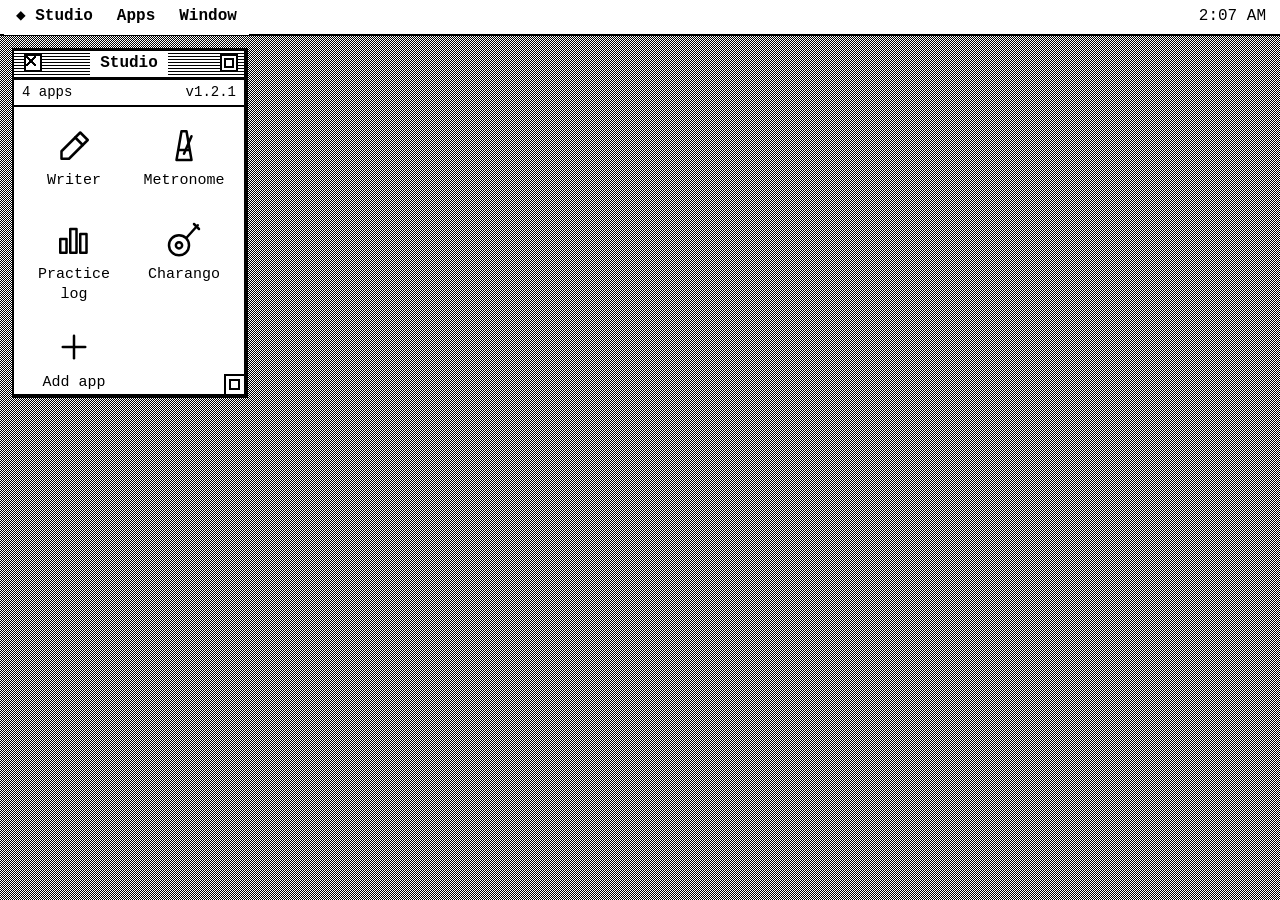
<file: studio-single.html>
<!doctype html>
<html lang="en">
<head>
<meta charset="utf-8">
<meta name="viewport" content="width=device-width,initial-scale=1,viewport-fit=cover">
<meta name="theme-color" content="#ffffff">
<meta name="mobile-web-app-capable" content="yes">
<title>Studio</title>
<style>:root,:root[data-theme=classic]{--bg:#fff;--fg:#000;--dim:#555;--line:#000;--sel-bg:#000;--sel-fg:#fff;
 --deskbg:#fff repeating-conic-gradient(#000 0 25%,#fff 0 50%) 0 0/2px 2px;
 --tta:repeating-linear-gradient(to bottom,#000 0 1px,#fff 1px 3px);--ttt-bg:#fff;--ttt-fg:#000;
 --ui:Monaco,Menlo,Consolas,"Courier New","Liberation Mono",monospace}
:root[data-theme=ink]{--deskbg:#fff;--tta:#000;--ttt-bg:#000;--ttt-fg:#fff}
:root[data-theme=paper]{--bg:#f3ead3;--fg:#2b2218;--dim:#7a6a50;--line:#2b2218;--sel-bg:#2b2218;--sel-fg:#f3ead3;
 --deskbg:#dccfae;--tta:repeating-linear-gradient(to bottom,#2b2218 0 1px,#f3ead3 1px 3px);--ttt-bg:#f3ead3;--ttt-fg:#2b2218}
:root[data-theme=amber]{--bg:#1a1208;--fg:#ffb000;--dim:#a06f00;--line:#ffb000;--sel-bg:#ffb000;--sel-fg:#1a1208;
 --deskbg:#0d0904;--tta:repeating-linear-gradient(to bottom,#ffb000 0 1px,#1a1208 1px 3px);--ttt-bg:#1a1208;--ttt-fg:#ffb000}

*{box-sizing:border-box}
html,body{margin:0;height:100%;background:var(--bg);color:var(--fg);font-family:var(--ui);font-size:16px;line-height:1.35}
button,select,input,textarea{font:inherit;color:var(--fg);background:var(--bg);border:2px solid var(--line);border-radius:8px;min-height:40px;padding:2px 12px;margin:0}
button:active,button.on{background:var(--sel-bg);color:var(--sel-fg)}
input,textarea,select{border-radius:0}
input[type=text],input[type=number],input[type=date],textarea{width:100%}
input[type=range]{padding:0;min-height:36px;width:100%;accent-color:var(--fg)}
input[type=checkbox]{min-height:0;width:22px;height:22px;accent-color:var(--fg)}
.dim{color:var(--dim)}

/* retro mouse pointer */
html,body,*{cursor:url("data:image/svg+xml,%3Csvg xmlns='http://www.w3.org/2000/svg' width='24' height='32' viewBox='0 0 12 16' shape-rendering='crispEdges'%3E%3Cpath d='M1 1V13L4 10L6 15L8 14L6 9H10Z' fill='black' stroke='white' stroke-width='1' stroke-linejoin='miter'/%3E%3C/svg%3E") 1 1,default}
button,a,select,summary,label,[role=button]{cursor:url("data:image/svg+xml,%3Csvg xmlns='http://www.w3.org/2000/svg' width='24' height='32' viewBox='0 0 12 16' shape-rendering='crispEdges'%3E%3Cpath d='M1 1V13L4 10L6 15L8 14L6 9H10Z' fill='black' stroke='white' stroke-width='1' stroke-linejoin='miter'/%3E%3C/svg%3E") 1 1,pointer}
input[type=text],input[type=number],input[type=date],input[type=search],textarea,[contenteditable=true]{cursor:url("data:image/svg+xml,%3Csvg xmlns='http://www.w3.org/2000/svg' width='16' height='24' viewBox='0 0 8 12' shape-rendering='crispEdges'%3E%3Cpath d='M1 .5H7M4 .5V11.5M1 11.5H7' stroke='white' stroke-width='3'/%3E%3Cpath d='M1 .5H7M4 .5V11.5M1 11.5H7' stroke='black' stroke-width='1'/%3E%3C/svg%3E") 4 12,text}
</style>
<style>html,body{overflow:hidden}
body{display:flex;flex-direction:column;height:100vh;height:100dvh}
#mbar{flex:none;height:36px;display:flex;align-items:center;background:var(--bg);border-bottom:2px solid var(--line);position:relative;z-index:2000;padding:0 4px;user-select:none}
#mbar .mt{border:0;border-radius:0;min-height:36px;height:36px;padding:0 12px;font-weight:700}
#mbar .mt.open{background:var(--sel-bg);color:var(--sel-fg)}
#mbar .sp{flex:1}
#clock{padding:0 10px}
#upd{min-height:28px;height:28px;padding:0 10px;font-size:14px;border-radius:0}
.dd{position:absolute;top:34px;min-width:230px;background:var(--bg);border:2px solid var(--line);border-right-width:4px;border-bottom-width:4px;z-index:2100}
.mi{display:block;width:100%;text-align:left;border:0;border-radius:0;min-height:42px;padding:0 14px;white-space:nowrap}
.mi:disabled{color:var(--dim)}
.mi.hd{color:var(--dim);font-size:13px;min-height:28px;pointer-events:none}
.mi .ck{display:inline-block;width:20px}
.msep{border-top:2px solid var(--line);margin:2px 0}

#desk{flex:1;position:relative;overflow:hidden;background:var(--deskbg);min-height:0}
.win{position:absolute;display:flex;flex-direction:column;background:var(--bg);border:2px solid var(--line);border-right-width:4px;border-bottom-width:4px;min-width:0}
.tt{position:relative;flex:none;height:30px;display:flex;align-items:center;justify-content:center;border-bottom:2px solid var(--line);touch-action:none;user-select:none;font-weight:700;cursor:default}
.win.act .tt{background:var(--tta)}
.ttl{background:var(--bg);padding:0 10px;max-width:calc(100% - 100px);overflow:hidden;text-overflow:ellipsis;white-space:nowrap}
.win.act .ttl{background:var(--ttt-bg);color:var(--ttt-fg)}
.cb,.zb{position:absolute;top:1px;width:26px;height:24px;min-height:0;padding:0;border:0;border-radius:0;background:transparent}
.cb{left:4px}.zb{right:4px}
.cb::after{content:"";position:absolute;left:8px;top:5px;width:10px;height:10px;background:linear-gradient(45deg,transparent 43%,var(--ttt-fg) 43% 57%,transparent 57%),linear-gradient(-45deg,transparent 43%,var(--ttt-fg) 43% 57%,transparent 57%)}
.win:not(.act) .tt .ttl{opacity:.75}
.cb::before,.zb::before{content:"";position:absolute;left:6px;top:3px;width:14px;height:14px;border:2px solid var(--line);background:var(--bg)}
.win.act .cb::before,.win.act .zb::before{border-color:var(--ttt-fg);background:var(--ttt-bg)}
.zb::after{content:"";position:absolute;left:10px;top:7px;width:6px;height:6px;border:2px solid var(--ttt-fg)}
.win:not(.act) .cb,.win:not(.act) .zb{visibility:hidden}
.wbody{position:relative;flex:1;min-height:0;overflow:hidden}
.wbody iframe{position:absolute;inset:0;width:100%;height:100%;border:0;background:var(--bg)}
.shield{position:absolute;inset:0;display:none}
#desk.dragging .shield{display:block}
.grow{position:absolute;right:0;bottom:0;width:20px;height:20px;background:var(--bg);border-top:2px solid var(--line);border-left:2px solid var(--line);touch-action:none;cursor:url("data:image/svg+xml,%3Csvg xmlns='http://www.w3.org/2000/svg' width='24' height='24' viewBox='0 0 12 12' shape-rendering='crispEdges'%3E%3Cpath d='M1 1H11V11H1Z' fill='white' stroke='black' stroke-width='1'/%3E%3Cpath d='M3 3H8V8H3Z' fill='none' stroke='black' stroke-width='1'/%3E%3C/svg%3E") 12 12,nwse-resize;z-index:3}
.grow::after{content:"";position:absolute;left:3px;top:3px;width:7px;height:7px;border:2px solid var(--line)}
.win.max .grow{display:none}
#desk.narrow .win{left:0!important;top:0!important;width:100%!important;height:100%!important;border-width:0}
#desk.narrow .win:not(.act){display:none}
#desk.narrow .grow,#desk.narrow .zb{display:none}

.lnch{height:100%;display:flex;flex-direction:column;overflow:auto}
.lnch .st{flex:none;display:flex;justify-content:space-between;border-bottom:2px solid var(--line);padding:3px 8px;font-size:14px}
.lnch .grid{display:grid;grid-template-columns:repeat(2,minmax(0,1fr));gap:6px;padding:10px 8px;align-content:start}
.ic{display:flex;flex-direction:column;align-items:center;gap:6px;padding:8px 2px;border:0;border-radius:0;min-height:88px;text-align:center;font-size:15px;background:transparent}
.ic .svg{display:block;width:40px;height:40px}
.ic .svg svg{width:40px;height:40px;display:block}
.ic .l{padding:0 6px}
.ic:active{background:transparent;color:var(--fg)}
.ic:active .l{background:var(--sel-bg);color:var(--sel-fg)}

.ov{position:absolute;inset:0;z-index:1500;display:flex;align-items:center;justify-content:center;padding:16px}
.alert{width:min(100%,340px);background:var(--bg);border:2px solid var(--line);border-right-width:5px;border-bottom-width:5px;padding:0 0 14px}
.alert .at{background:var(--sel-bg);color:var(--sel-fg);font-weight:700;padding:4px 12px}
.alert p{margin:12px 14px}
.alert button{margin:0 14px;min-width:96px;border-width:3px}

#syncst{font-size:13px;padding:0 8px;color:var(--dim);white-space:nowrap}
.alert .btns{display:flex;gap:8px;margin:0 14px;flex-wrap:wrap}
.alert .btns button{margin:0;min-width:0;flex:1}
.alert input{width:calc(100% - 28px);margin:0 14px 10px;border-radius:0}
.alert label{display:block;margin:6px 14px 2px;font-size:13px}
.alert p.dim{color:var(--dim)}
#offl{font-size:13px;font-weight:700;border:2px solid var(--line);padding:0 8px;margin-right:6px;white-space:nowrap}
</style>
</head>
<body>
<div id="mbar">
 <button class="mt" data-m="studio">&#9670; Studio</button>
 <button class="mt" data-m="apps">Apps</button>
 <button class="mt" data-m="window">Window</button>
 <span class="sp"></span>
 <span id="offl" hidden title="No connection. Everything is saved on this device.">Offline</span>
 <span id="syncst" hidden></span>
 <button id="upd" hidden>Update ready: reload</button>
 <span id="clock"></span>
</div>
<div id="desk"></div>
<script>window.__EMBED={"manifest": {"version": "1.2.1", "apps": [{"id": "writer", "name": "Writer", "icon": "pencil", "entry": "apps/writer/index.html", "w": 560, "h": 440}, {"id": "metronome", "name": "Metronome", "icon": "metronome", "entry": "apps/metronome/index.html", "w": 320, "h": 470}, {"id": "practice", "name": "Practice log", "icon": "chart", "entry": "apps/practice/index.html", "w": 360, "h": 540}, {"id": "charango", "name": "Charango", "icon": "charango", "entry": "apps/charango/index.html", "w": 400, "h": 520}]}, "files": {"writer": "<!doctype html>\n<html lang=\"en\">\n<head>\n<meta charset=\"utf-8\">\n<meta name=\"viewport\" content=\"width=device-width,initial-scale=1,viewport-fit=cover\">\n<meta name=\"theme-color\" content=\"#ffffff\">\n<meta name=\"mobile-web-app-capable\" content=\"yes\">\n<title>Writer<\/title>\n<style>\n:root{--bg:#fff;--fg:#000;--dim:#555;--line:#000;--selbg:#000;--selfg:#fff;--font:\"Courier New\",Courier,\"Liberation Mono\",monospace;--size:20px;--lh:1.7;--w:70}\n:root[data-theme=paper]{--bg:#f3ead3;--fg:#2b2218;--dim:#7a6a50;--line:#2b2218;--selbg:#2b2218;--selfg:#f3ead3}\n:root[data-theme=amber]{--bg:#1a1208;--fg:#ffb000;--dim:#a06f00;--line:#ffb000;--selbg:#ffb000;--selfg:#1a1208}\n:root[data-theme=green]{--bg:#04140a;--fg:#33ff66;--dim:#1f9a40;--line:#33ff66;--selbg:#33ff66;--selfg:#04140a}\n*{box-sizing:border-box}\nhtml,body{height:100%;margin:0;background:var(--bg);color:var(--fg);font-family:var(--font)}\n#app{display:flex;flex-direction:column;height:100vh;height:100dvh;position:relative}\nbutton,select,input[type=text]{font:inherit;font-size:15px;color:var(--fg);background:var(--bg);border:2px solid var(--line);border-radius:0;padding:8px 12px;min-height:44px;cursor:pointer}\ninput[type=text]{cursor:text;width:100%}\nbutton.sel,button:active{background:var(--selbg);color:var(--selfg)}\n#bar{display:flex;align-items:center;gap:10px;min-height:52px;padding:4px 10px;border-bottom:2px solid var(--line)}\n#bar #ttl{flex:1;min-width:0;text-align:left;border-color:transparent;overflow:hidden;text-overflow:ellipsis;white-space:nowrap;font-size:16px}\n#cnt,#st{font-size:13px;color:var(--dim);white-space:nowrap}\n#banner{padding:8px 12px;border-bottom:2px solid var(--line);font-size:14px;display:flex;gap:10px;align-items:center;flex-wrap:wrap}\n#banner[hidden]{display:none}\n#body{flex:1;display:flex;min-height:0;position:relative}\n#side{display:none;width:300px;max-width:86vw;overflow-y:auto;border-right:2px solid var(--line);background:var(--bg);padding:10px}\n#app.open #side{display:block;position:absolute;top:0;bottom:0;left:0;z-index:5;width:min(86vw,320px)}\n#main{flex:1;min-width:0;display:flex;justify-content:center;overflow:hidden}\n#ed{width:min(100%,calc(var(--w) * 1ch));height:100%;border:0;outline:0;resize:none;background:transparent;color:var(--fg);font-family:var(--font);font-size:var(--size);line-height:var(--lh);padding:22px 16px 40vh;caret-color:var(--fg)}\n#ed::placeholder{color:var(--dim)}\n.sh{font-size:12px;letter-spacing:1px;text-transform:uppercase;color:var(--dim);margin:14px 0 6px}\n.row{display:flex;gap:6px;margin-bottom:6px}\n.row .grow{flex:1;min-width:0;text-align:left;overflow:hidden;text-overflow:ellipsis;white-space:nowrap}\n.drow{padding-left:14px}\n.blk{display:block;width:100%;margin-bottom:6px;text-align:left}\n.dim{color:var(--dim);font-size:13px;margin:4px 0 10px}\ndialog{background:var(--bg);color:var(--fg);border:3px solid var(--line);padding:16px;width:min(92vw,460px);max-height:90vh;overflow-y:auto;font-family:var(--font)}\ndialog::backdrop{background:rgba(0,0,0,.45)}\ndialog h2,dialog h3{margin:0 0 10px;font-size:18px}\ndialog h3{margin-top:18px;font-size:15px}\ndialog label{display:block;margin:10px 0 4px;font-size:14px}\ndialog select{width:100%}\ndialog input[type=range]{width:100%;height:36px}\nhr{border:0;border-top:2px solid var(--line);margin:16px 0}\n@media (min-width:900px){\n #side{display:block}\n #app.hide #side{display:none}\n #app.open #side{position:static;width:300px;z-index:auto}\n}\n/* retro mouse pointer */\nhtml,body,*{cursor:url(\"data:image/svg+xml,%3Csvg xmlns='http://www.w3.org/2000/svg' width='24' height='32' viewBox='0 0 12 16' shape-rendering='crispEdges'%3E%3Cpath d='M1 1V13L4 10L6 15L8 14L6 9H10Z' fill='black' stroke='white' stroke-width='1' stroke-linejoin='miter'/%3E%3C/svg%3E\") 1 1,default}\nbutton,a,select,summary,label,[role=button]{cursor:url(\"data:image/svg+xml,%3Csvg xmlns='http://www.w3.org/2000/svg' width='24' height='32' viewBox='0 0 12 16' shape-rendering='crispEdges'%3E%3Cpath d='M1 1V13L4 10L6 15L8 14L6 9H10Z' fill='black' stroke='white' stroke-width='1' stroke-linejoin='miter'/%3E%3C/svg%3E\") 1 1,pointer}\ninput[type=text],input[type=number],input[type=date],input[type=search],textarea,[contenteditable=true]{cursor:url(\"data:image/svg+xml,%3Csvg xmlns='http://www.w3.org/2000/svg' width='16' height='24' viewBox='0 0 8 12' shape-rendering='crispEdges'%3E%3Cpath d='M1 .5H7M4 .5V11.5M1 11.5H7' stroke='white' stroke-width='3'/%3E%3Cpath d='M1 .5H7M4 .5V11.5M1 11.5H7' stroke='black' stroke-width='1'/%3E%3C/svg%3E\") 4 12,text}\n<\/style>\n<\/head>\n<body>\n<div id=\"app\">\n <div id=\"bar\">\n  <button id=\"menu\" aria-label=\"Menu\">Menu<\/button>\n  <button id=\"ttl\" aria-label=\"Rename document\">Untitled<\/button>\n  <span id=\"cnt\">0 words<\/span>\n  <span id=\"st\">Loading<\/span>\n <\/div>\n <div id=\"banner\" hidden><\/div>\n <div id=\"body\">\n  <aside id=\"side\" aria-label=\"Projects\"><\/aside>\n  <main id=\"main\"><textarea id=\"ed\" placeholder=\"Start writing.\" spellcheck=\"true\" autocapitalize=\"sentences\" aria-label=\"Document text\"><\/textarea><\/main>\n <\/div>\n<\/div>\n\n<dialog id=\"dset\">\n <form method=\"dialog\">\n  <h2>Settings<\/h2>\n  <label for=\"sTheme\">Theme<\/label>\n  <select id=\"sTheme\">\n   <option value=\"ink\">E-ink (black on white)<\/option>\n   <option value=\"paper\">Paper<\/option>\n   <option value=\"amber\">Amber terminal<\/option>\n   <option value=\"green\">Green terminal<\/option>\n  <\/select>\n  <label for=\"sFont\">Font<\/label>\n  <select id=\"sFont\">\n   <option value=\"type\">Typewriter<\/option>\n   <option value=\"serif\">Serif<\/option>\n   <option value=\"sans\">Sans<\/option>\n  <\/select>\n  <label for=\"sSize\">Text size: <span id=\"vSize\"><\/span> px<\/label>\n  <input type=\"range\" id=\"sSize\" min=\"14\" max=\"44\" step=\"1\">\n  <label for=\"sLh\">Line spacing: <span id=\"vLh\"><\/span><\/label>\n  <input type=\"range\" id=\"sLh\" min=\"1.2\" max=\"2.4\" step=\"0.1\">\n  <label for=\"sW\">Text width: <span id=\"vW\"><\/span> characters<\/label>\n  <input type=\"range\" id=\"sW\" min=\"40\" max=\"120\" step=\"5\">\n\n  <h3>Save folder<\/h3>\n  <p class=\"dim\" id=\"sFolder\"><\/p>\n  <button type=\"button\" id=\"sPick\">Choose save folder<\/button>\n\n  <h3>Google Drive sync<\/h3>\n  <label for=\"sCid\">OAuth client ID<\/label>\n  <input type=\"text\" id=\"sCid\" placeholder=\"123456-abc.apps.googleusercontent.com\" autocomplete=\"off\" autocapitalize=\"off\" spellcheck=\"false\">\n  <p class=\"dim\" id=\"sInfo\"><\/p>\n  <div class=\"row\">\n   <button type=\"button\" id=\"sConn\">Connect and sync<\/button>\n   <button type=\"button\" id=\"sDisc\">Disconnect<\/button>\n  <\/div>\n  <hr>\n  <button value=\"close\">Done<\/button>\n <\/form>\n<\/dialog>\n\n<dialog id=\"dact\"><div id=\"actBody\"><\/div><\/dialog>\n<input type=\"file\" id=\"fImp\" accept=\".json,application/json\" hidden>\n\n<script>\n'use strict';\nvar $ = function (id) { return document.getElementById(id); };\nvar uid = function () { return Math.random().toString(36).slice(2, 10) + Date.now().toString(36).slice(-4); };\nvar safe = function (s) { return String(s || '').replace(/[\\\\\\/:*?\"<>|\\u0000-\\u001f]/g, '-').replace(/\\s+/g, ' ').trim().slice(0, 80) || 'Untitled'; };\nfunction h(tag, props) {\n  var e = document.createElement(tag);\n  for (var k in (props || {})) {\n    var v = props[k];\n    if (k === 'class') e.className = v;\n    else if (k.slice(0, 2) === 'on') e.addEventListener(k.slice(2), v);\n    else if (v !== false && v != null) e.setAttribute(k, v === true ? '' : v);\n  }\n  var kids = Array.prototype.slice.call(arguments, 2);\n  (function add(list) {\n    list.forEach(function (c) {\n      if (Array.isArray(c)) return add(c);\n      if (c == null || c === false) return;\n      e.append(c.nodeType ? c : document.createTextNode(c));\n    });\n  })(kids);\n  return e;\n}\n\n/* ---------- settings (per device) ---------- */\nvar FONTS = {\n  type: '\"Courier New\",Courier,\"Liberation Mono\",monospace',\n  serif: 'Georgia,\"Times New Roman\",serif',\n  sans: 'system-ui,-apple-system,\"Segoe UI\",Roboto,sans-serif'\n};\nvar DEF = { theme: 'ink', font: 'type', size: 20, lh: 1.7, w: 70, clientId: '' };\nvar settings = Object.assign({}, DEF);\ntry { Object.assign(settings, JSON.parse(localStorage.getItem('writer.settings') || '{}')); } catch (e) {}\nfunction saveSettings() { try { localStorage.setItem('writer.settings', JSON.stringify(settings)); } catch (e) {} }\nfunction effTheme() {\n  var st = null;\n  try { st = localStorage.getItem('studio.theme'); } catch (e) {}\n  if (window.parent !== window && st) return st === 'classic' ? 'ink' : st;\n  return settings.theme;\n}\nfunction applySettings() {\n  var r = document.documentElement;\n  r.setAttribute('data-theme', effTheme());\n  r.style.setProperty('--font', FONTS[settings.font] || FONTS.type);\n  r.style.setProperty('--size', settings.size + 'px');\n  r.style.setProperty('--lh', settings.lh);\n  r.style.setProperty('--w', settings.w);\n  var bg = getComputedStyle(r).getPropertyValue('--bg').trim();\n  var m = document.querySelector('meta[name=theme-color]');\n  if (m && bg) m.setAttribute('content', bg);\n}\napplySettings();\nwindow.addEventListener('storage', function (e) { if (e.key === 'studio.theme') applySettings(); });\n\n/* ---------- IndexedDB (working store) ---------- */\nvar db;\nfunction openDB() {\n  return new Promise(function (res, rej) {\n    var r = indexedDB.open('writer', 1);\n    r.onupgradeneeded = function () {\n      var d = r.result;\n      ['projects', 'docs', 'tomb'].forEach(function (s) { d.createObjectStore(s, { keyPath: 'id' }); });\n      d.createObjectStore('meta', { keyPath: 'k' });\n    };\n    r.onsuccess = function () { res(r.result); };\n    r.onerror = function () { rej(r.error); };\n  });\n}\nfunction rq(r) { return new Promise(function (res, rej) { r.onsuccess = function () { res(r.result); }; r.onerror = function () { rej(r.error); }; }); }\nfunction store(s, m) { return db.transaction(s, m).objectStore(s); }\nfunction dbAll(s) { return rq(store(s).getAll()); }\nfunction dbPut(s, o) { return rq(store(s, 'readwrite').put(o)); }\nfunction dbDel(s, k) { return rq(store(s, 'readwrite').delete(k)); }\nfunction metaGet(k) { return rq(store('meta').get(k)).then(function (r) { return r && r.v; }); }\nfunction metaSet(k, v) { return dbPut('meta', { k: k, v: v }); }\n\n/* ---------- state ---------- */\nvar projects = [], docs = [], tombs = [];\nvar cur = null, dirty = new Set(), collapsed = new Set();\nvar saveT, wcT, syncT, syncing = false;\nvar byId = function (id) { return docs.find(function (d) { return d.id === id; }); };\nvar curDoc = function () { return byId(cur); };\nvar projOf = function (d) { return projects.find(function (p) { return p.id === d.projectId; }); };\nfunction setStatus(t) { $('st').textContent = t; }\nfunction fmtTime() { return new Date().toLocaleTimeString([], { hour: 'numeric', minute: '2-digit' }); }\n\nfunction newProject(name, id, nameTs) {\n  var p = { id: id || uid(), name: name, nameTs: nameTs || Date.now() };\n  projects.push(p); dbPut('projects', p); return p;\n}\nfunction newDoc(pid, title, content, id, updated) {\n  var d = { id: id || uid(), projectId: pid, title: title || 'Untitled', ext: 'md', content: content || '', updated: updated == null ? Date.now() : updated, path: null, fileMtime: 0, syncedV: 0 };\n  docs.push(d); dbPut('docs', d); return d;\n}\n\n/* ---------- folder storage adapters (real files) ---------- */\nvar adapter = null, fsReady = false, fsNeedsPerm = false, fsPaths = new Set(), fsName = '';\nvar EXT = /\\.(md|txt)$/i;\n\nvar WebFS = {\n  root: null,\n  check: async function (ask) {\n    var o = { mode: 'readwrite' };\n    var p = await this.root.queryPermission(o);\n    if (p === 'granted') return true;\n    if (ask) { p = await this.root.requestPermission(o); return p === 'granted'; }\n    return false;\n  },\n  choose: async function () {\n    var hd = await window.showDirectoryPicker({ mode: 'readwrite', id: 'writer' });\n    this.root = hd; await metaSet('dirHandle', hd); return true;\n  },\n  dir: async function (parts, create) {\n    var d = this.root;\n    for (var i = 0; i < parts.length; i++) d = await d.getDirectoryHandle(parts[i], { create: create });\n    return d;\n  },\n  write: async function (path, text) {\n    var parts = path.split('/'), fn = parts.pop();\n    var d = await this.dir(parts, true);\n    var fh = await d.getFileHandle(fn, { create: true });\n    var w = await fh.createWritable(); await w.write(text); await w.close();\n    return (await fh.getFile()).lastModified;\n  },\n  read: async function (path) {\n    var parts = path.split('/'), fn = parts.pop();\n    var d = await this.dir(parts, false);\n    return (await (await d.getFileHandle(fn)).getFile()).text();\n  },\n  remove: async function (path) {\n    try { var parts = path.split('/'), fn = parts.pop(); var d = await this.dir(parts, false); await d.removeEntry(fn); } catch (e) {}\n  },\n  list: async function () {\n    var out = [];\n    for await (var ent of this.root.entries()) {\n      var name = ent[0], hd = ent[1];\n      if (hd.kind === 'directory') {\n        for await (var e2 of hd.entries()) {\n          if (e2[1].kind === 'file' && EXT.test(e2[0])) out.push({ path: name + '/' + e2[0], mtime: (await e2[1].getFile()).lastModified });\n        }\n      } else if (EXT.test(name)) out.push({ path: name, mtime: (await hd.getFile()).lastModified });\n    }\n    return out;\n  }\n};\n\n/* Capacitor (Android APK): files go to Documents/Writer. Needs the @capacitor/filesystem plugin. */\nvar CapFS = {\n  dirName: 'DOCUMENTS',\n  init: async function () {\n    var C = window.Capacitor;\n    if (!(C && C.isNativePlatform && C.isNativePlatform())) return false;\n    this.F = C.Plugins && C.Plugins.Filesystem;\n    if (!this.F) return false;\n    try {\n      var p = await this.F.checkPermissions();\n      if (p.publicStorage && p.publicStorage !== 'granted') {\n        var r = await this.F.requestPermissions();\n        if (r.publicStorage !== 'granted') return false;\n      }\n    } catch (e) {}\n    try { await this.F.mkdir({ path: 'Writer', directory: this.dirName, recursive: true }); } catch (e) {}\n    return true;\n  },\n  write: async function (path, text) {\n    var p = 'Writer/' + path;\n    await this.F.writeFile({ path: p, data: text, directory: this.dirName, encoding: 'utf8', recursive: true });\n    var s = await this.F.stat({ path: p, directory: this.dirName });\n    return Number(s.mtime) || Date.now();\n  },\n  read: async function (path) {\n    var r = await this.F.readFile({ path: 'Writer/' + path, directory: this.dirName, encoding: 'utf8' });\n    return typeof r.data === 'string' ? r.data : await r.data.text();\n  },\n  remove: async function (path) { try { await this.F.deleteFile({ path: 'Writer/' + path, directory: this.dirName }); } catch (e) {} },\n  list: async function () {\n    var out = [], self = this;\n    var top = await this.F.readdir({ path: 'Writer', directory: this.dirName });\n    for (var t of top.files) {\n      var tn = typeof t === 'string' ? t : t.name;\n      var isDir = typeof t === 'string' ? !EXT.test(tn) : t.type === 'directory';\n      if (isDir) {\n        var sub = await self.F.readdir({ path: 'Writer/' + tn, directory: self.dirName });\n        for (var s of sub.files) {\n          var sn = typeof s === 'string' ? s : s.name;\n          if (!EXT.test(sn)) continue;\n          var st = await self.F.stat({ path: 'Writer/' + tn + '/' + sn, directory: self.dirName });\n          out.push({ path: tn + '/' + sn, mtime: Number(st.mtime) || 0 });\n        }\n      } else if (EXT.test(tn)) {\n        var st2 = await self.F.stat({ path: 'Writer/' + tn, directory: self.dirName });\n        out.push({ path: tn, mtime: Number(st2.mtime) || 0 });\n      }\n    }\n    return out;\n  }\n};\n\nasync function initFolder() {\n  adapter = null; fsReady = false; fsNeedsPerm = false; fsName = '';\n  try {\n    if (await CapFS.init()) { adapter = CapFS; fsReady = true; fsName = 'Documents/Writer'; return; }\n  } catch (e) {}\n  if ('showDirectoryPicker' in window) {\n    var hd = await metaGet('dirHandle');\n    if (hd) {\n      WebFS.root = hd; adapter = WebFS; fsName = hd.name;\n      try { if (await WebFS.check(false)) fsReady = true; else fsNeedsPerm = true; } catch (e) { fsNeedsPerm = true; }\n    }\n  }\n}\nfunction canPickFolder() { return 'showDirectoryPicker' in window && !(adapter === CapFS); }\nfunction renderBanner() {\n  var b = $('banner'); b.textContent = '';\n  if (fsNeedsPerm) {\n    b.hidden = false;\n    b.append(h('span', { id: 'bmsg' }, 'Folder \"' + fsName + '\" needs your permission.'),\n      h('button', { onclick: reconnectFolder }, 'Reconnect folder'),\n      h('button', { onclick: chooseFolder }, 'Choose folder again'));\n  } else b.hidden = true;\n}\nasync function reconnectFolder() {\n  var msg = $('bmsg');\n  try {\n    // First await in the click handler, so the browser still sees the tap as a user action.\n    var p = await WebFS.root.requestPermission({ mode: 'readwrite' });\n    if (p !== 'granted') {\n      if (msg) msg.textContent = 'Permission was not granted (' + p + '). Try again and choose Allow, or tap Choose folder again.';\n      return;\n    }\n    fsReady = true; fsNeedsPerm = false; renderBanner();\n    await scanFolder(); await writeAll(); setStatus('Folder reconnected'); refreshSettingsInfo();\n  } catch (e) {\n    if (msg) msg.textContent = 'Could not reopen the folder (' + ((e && e.name) || 'error') + '). Tap Choose folder again.';\n  }\n}\nasync function chooseFolder() {\n  try {\n    await WebFS.choose(); adapter = WebFS; fsReady = true; fsNeedsPerm = false; fsName = WebFS.root.name;\n    docs.forEach(function (d) { d.path = null; d.fileMtime = 0; });\n    renderBanner(); await scanFolder(); await writeAll(); renderSide(); refreshSettingsInfo();\n  } catch (e) { if (e && e.name !== 'AbortError') alert('Could not use that folder: ' + e.message); }\n}\nfunction pathFor(d) {\n  var p = projOf(d), dir = safe(p ? p.name : 'Inbox'), ext = d.ext || 'md';\n  var path = dir + '/' + safe(d.title) + '.' + ext;\n  var clash = docs.some(function (o) { return o.id !== d.id && o.path === path; }) || (fsPaths.has(path) && d.path !== path);\n  return clash ? dir + '/' + safe(d.title) + ' (' + d.id.slice(0, 4) + ').' + ext : path;\n}\nasync function writeDocFile(d) {\n  if (!fsReady) { if (adapter) { d.pendingFile = true; await dbPut('docs', d); } return; }\n  try {\n    var np = pathFor(d);\n    var mt = await adapter.write(np, d.content);\n    if (d.path && d.path !== np) await adapter.remove(d.path);\n    d.path = np; d.fileMtime = mt; d.pendingFile = false; fsPaths.add(np);\n    await dbPut('docs', d);\n  } catch (e) { setStatus('Folder error'); console.error(e); }\n}\nasync function writeAll() { for (var d of docs.slice()) if (!d.path || d.pendingFile) await writeDocFile(d); }\nfunction makeCopy(d, content, label) {\n  var c = newDoc(d.projectId, d.title + ' (' + label + ' ' + new Date().toISOString().slice(0, 10) + ')', content);\n  return c;\n}\nasync function scanFolder() {\n  if (!fsReady) return;\n  var list;\n  try { list = await adapter.list(); } catch (e) { setStatus('Folder error'); return; }\n  fsPaths = new Set(list.map(function (f) { return f.path; }));\n  var changed = false;\n  for (var f of list) {\n    var parts = f.path.split('/'), pname = parts.length > 1 ? parts[0] : 'Inbox', fname = parts[parts.length - 1];\n    var m = fname.match(/^(.*)\\.(md|txt)$/i); if (!m) continue;\n    var title = m[1], d = docs.find(function (x) { return x.path === f.path; });\n    if (!d) {\n      var p = projects.find(function (x) { return safe(x.name).toLowerCase() === pname.toLowerCase(); }) || newProject(pname);\n      var text = await adapter.read(f.path);\n      var adopt = docs.find(function (x) { return x.projectId === p.id && !x.path && safe(x.title).toLowerCase() === safe(title).toLowerCase(); });\n      if (adopt) {\n        if (text !== adopt.content) {\n          if (f.mtime > adopt.updated) { makeCopy(adopt, adopt.content, 'app copy'); adopt.content = text; adopt.updated = f.mtime; }\n          else makeCopy(adopt, text, 'folder copy');\n        }\n        adopt.path = f.path; adopt.fileMtime = f.mtime; await dbPut('docs', adopt);\n      } else {\n        d = { id: uid(), projectId: p.id, title: title, ext: m[2].toLowerCase(), content: text, updated: f.mtime, path: f.path, fileMtime: f.mtime, syncedV: 0 };\n        docs.push(d); await dbPut('docs', d);\n      }\n      changed = true;\n    } else if (f.mtime > d.fileMtime + 1500 && !dirty.has(d.id)) {\n      var t2 = await adapter.read(f.path);\n      d.fileMtime = f.mtime;\n      if (d.pendingFile) {\n        // Edited in the app while the folder was disconnected, and the file changed too: keep both.\n        if (t2 !== d.content) { makeCopy(d, t2, 'folder copy'); changed = true; }\n        await dbPut('docs', d);\n        continue;\n      }\n      if (t2 !== d.content) { d.content = t2; d.updated = f.mtime; if (d.id === cur) ed.value = t2; changed = true; }\n      await dbPut('docs', d);\n    }\n  }\n  if (changed) { renderSide(); updCount(); scheduleSync(); }\n}\n\n/* ---------- editor ---------- */\nvar ed = $('ed');\nfunction updCount() { var t = ed.value.trim(); $('cnt').textContent = (t ? t.split(/\\s+/).length : 0).toLocaleString() + ' words'; }\nfunction openDoc(id) {\n  var d = byId(id); if (!d) return;\n  if (cur && cur !== id) saveNow(true);\n  cur = id; ed.value = d.content; metaSet('cur', id);\n  var p = projOf(d); $('ttl').textContent = (p ? p.name + ' / ' : '') + d.title;\n  updCount(); renderSide();\n  $('app').classList.remove('open');\n  ed.scrollTop = 0;\n}\nfunction refreshView() {\n  var d = curDoc(); if (!d) return;\n  if (ed.value !== d.content) { var pos = ed.selectionStart; ed.value = d.content; try { ed.setSelectionRange(pos, pos); } catch (e) {} }\n  var p = projOf(d); $('ttl').textContent = (p ? p.name + ' / ' : '') + d.title;\n  updCount(); renderSide();\n}\ned.addEventListener('input', function () {\n  var d = curDoc(); if (!d) return;\n  d.content = ed.value; d.updated = Date.now(); dirty.add(d.id);\n  setStatus('Unsaved');\n  clearTimeout(saveT); saveT = setTimeout(function () { saveNow(); }, 700);\n  clearTimeout(wcT); wcT = setTimeout(updCount, 1500);\n});\nasync function saveNow(noSync) {\n  clearTimeout(saveT);\n  var ids = Array.from(dirty); dirty.clear();\n  for (var id of ids) { var d = byId(id); if (d) { await dbPut('docs', d); await writeDocFile(d); } }\n  if (ids.length) { setStatus('Saved ' + fmtTime()); if (!noSync) scheduleSync(); }\n}\ndocument.addEventListener('visibilitychange', function () {\n  if (document.hidden) saveNow(); else { scanFolder(); }\n});\nwindow.addEventListener('pagehide', function () { saveNow(true); });\nwindow.addEventListener('focus', function () { scanFolder(); });\ndocument.addEventListener('keydown', function (e) {\n  if ((e.ctrlKey || e.metaKey) && e.key.toLowerCase() === 's') { e.preventDefault(); saveNow(true).then(function () { if (syncOn()) sync(true); }); }\n});\n\n/* ---------- sidebar and actions ---------- */\nfunction renderSide() {\n  var s = $('side'); s.textContent = '';\n  s.append(h('div', { class: 'sh' }, 'Projects'));\n  projects.slice().sort(function (a, b) { return a.name.localeCompare(b.name); }).forEach(function (p) {\n    var open = !collapsed.has(p.id);\n    s.append(h('div', { class: 'row' },\n      h('button', { class: 'grow', onclick: function () { if (open) collapsed.add(p.id); else collapsed.delete(p.id); renderSide(); } }, (open ? '[-] ' : '[+] ') + p.name),\n      h('button', { 'aria-label': 'New document in ' + p.name, onclick: function () { newDocPrompt(p.id); } }, '+'),\n      h('button', { 'aria-label': 'Options for ' + p.name, onclick: function () { actions('project', p.id); } }, '...')));\n    if (open) docs.filter(function (d) { return d.projectId === p.id; }).sort(function (a, b) { return b.updated - a.updated; }).forEach(function (d) {\n      s.append(h('div', { class: 'row drow' },\n        h('button', { class: 'grow' + (d.id === cur ? ' sel' : ''), onclick: function () { openDoc(d.id); } }, d.title),\n        h('button', { 'aria-label': 'Options for ' + d.title, onclick: function () { actions('doc', d.id); } }, '...')));\n    });\n  });\n  s.append(h('button', { class: 'blk', onclick: newProjectPrompt }, '+ New project'));\n  s.append(h('div', { class: 'sh' }, 'Tools'));\n  s.append(h('button', { class: 'blk', onclick: openSettings }, 'Settings'));\n  if (syncOn()) s.append(h('button', { class: 'blk', onclick: function () { sync(true); } }, 'Sync now'));\n  s.append(h('button', { class: 'blk', onclick: function () { var d = curDoc(); if (d) download(safe(d.title) + '.' + (d.ext || 'md'), d.content); } }, 'Export this document'));\n  s.append(h('button', { class: 'blk', onclick: exportAll }, 'Export everything (backup)'));\n  s.append(h('button', { class: 'blk', onclick: function () { $('fImp').click(); } }, 'Import backup'));\n  if (fsReady) s.append(h('button', { class: 'blk', onclick: function () { scanFolder().then(function () { setStatus('Folder scanned'); }); } }, 'Rescan folder'));\n  s.append(h('p', { class: 'dim' }, fsReady ? 'Saving files to: ' + fsName : (canPickFolder() ? 'Not saving to a folder yet. Open Settings to choose one.' : 'This browser cannot save to a folder. Use Export, or the Android/Windows app.')));\n}\nfunction newProjectPrompt() {\n  var n = prompt('Project name'); if (!n || !n.trim()) return;\n  var p = newProject(n.trim()); var d = newDoc(p.id, 'Untitled'); writeDocFile(d); openDoc(d.id); scheduleSync();\n}\nfunction newDocPrompt(pid) {\n  var n = prompt('Document name', 'Untitled'); if (n === null) return;\n  var d = newDoc(pid, n.trim() || 'Untitled'); collapsed.delete(pid); writeDocFile(d); openDoc(d.id); scheduleSync();\n}\nfunction actions(kind, id) {\n  var dlg = $('dact'), box = $('actBody'); box.textContent = '';\n  var item = kind === 'doc' ? byId(id) : projects.find(function (p) { return p.id === id; });\n  box.append(h('h3', {}, kind === 'doc' ? item.title : item.name));\n  box.append(h('button', { class: 'blk', onclick: function () { dlg.close(); rename(kind, id); } }, 'Rename'));\n  if (kind === 'doc') {\n    var sel = h('select', { id: 'mvSel' }, projects.map(function (p) { return h('option', { value: p.id, selected: p.id === item.projectId }, p.name); }));\n    box.append(h('label', { for: 'mvSel' }, 'Move to'), sel, h('button', { class: 'blk', style: 'margin-top:6px', onclick: function () { moveDoc(id, sel.value); dlg.close(); } }, 'Move'));\n  }\n  box.append(h('button', { class: 'blk', onclick: function () { dlg.close(); del(kind, id); } }, 'Delete'));\n  box.append(h('button', { class: 'blk', onclick: function () { dlg.close(); } }, 'Cancel'));\n  dlg.showModal();\n}\nasync function rename(kind, id) {\n  if (kind === 'doc') {\n    var d = byId(id), n = prompt('Document name', d.title); if (!n || !n.trim()) return;\n    d.title = n.trim(); d.updated = Date.now(); await dbPut('docs', d); await writeDocFile(d);\n    refreshView();\n  } else {\n    var p = projects.find(function (x) { return x.id === id; }), n2 = prompt('Project name', p.name); if (!n2 || !n2.trim()) return;\n    p.name = n2.trim(); p.nameTs = Date.now(); await dbPut('projects', p);\n    for (var x of docs.filter(function (q) { return q.projectId === id; })) await writeDocFile(x);\n    refreshView();\n  }\n  scheduleSync();\n}\nasync function moveDoc(id, pid) {\n  var d = byId(id); if (!d || d.projectId === pid) return;\n  d.projectId = pid; d.updated = Date.now(); await dbPut('docs', d); await writeDocFile(d);\n  refreshView(); scheduleSync();\n}\nasync function removeLocalDoc(d) {\n  docs = docs.filter(function (x) { return x.id !== d.id; }); await dbDel('docs', d.id);\n  if (d.path && fsReady) await adapter.remove(d.path);\n}\nasync function del(kind, id) {\n  if (kind === 'doc') {\n    var d = byId(id); if (!d || !confirm('Delete \"' + d.title + '\"?')) return;\n    await removeLocalDoc(d); var t = { id: id, type: 'doc', ts: Date.now() }; tombs.push(t); await dbPut('tomb', t);\n  } else {\n    var p = projects.find(function (x) { return x.id === id; }), ds = docs.filter(function (x) { return x.projectId === id; });\n    if (!p || !confirm('Delete project \"' + p.name + '\" and its ' + ds.length + ' document(s)?')) return;\n    for (var x of ds) { await removeLocalDoc(x); var t2 = { id: x.id, type: 'doc', ts: Date.now() }; tombs.push(t2); await dbPut('tomb', t2); }\n    projects = projects.filter(function (q) { return q.id !== id; }); await dbDel('projects', id);\n    var t3 = { id: id, type: 'project', ts: Date.now() }; tombs.push(t3); await dbPut('tomb', t3);\n  }\n  if (!curDoc()) {\n    if (!projects.length) newProject('My writing');\n    var first = docs[0] || newDoc(projects[0].id, 'Untitled');\n    openDoc(first.id);\n  } else renderSide();\n  scheduleSync();\n}\n\n/* ---------- export / import ---------- */\nfunction download(name, text, type) {\n  var a = document.createElement('a');\n  a.href = URL.createObjectURL(new Blob([text], { type: type || 'text/plain' }));\n  a.download = name; document.body.appendChild(a); a.click();\n  setTimeout(function () { URL.revokeObjectURL(a.href); a.remove(); }, 1500);\n}\nfunction exportAll() {\n  saveNow(true);\n  download('writer-backup-' + new Date().toISOString().slice(0, 10) + '.json', JSON.stringify({ app: 'writer', version: 1, projects: projects, docs: docs }, null, 1), 'application/json');\n}\n$('fImp').addEventListener('change', async function () {\n  var f = this.files[0]; this.value = ''; if (!f) return;\n  try {\n    var j = JSON.parse(await f.text());\n    if (j.app !== 'writer') throw new Error('This is not a Writer backup file.');\n    var n = 0;\n    for (var p of j.projects || []) if (!projects.some(function (x) { return x.id === p.id; })) { projects.push(p); await dbPut('projects', p); }\n    for (var d of j.docs || []) {\n      var ex = byId(d.id);\n      if (!ex) { d.path = null; d.fileMtime = 0; d.syncedV = 0; docs.push(d); await dbPut('docs', d); await writeDocFile(d); n++; }\n      else if (d.updated > ex.updated) { ex.content = d.content; ex.title = d.title; ex.updated = d.updated; await dbPut('docs', ex); await writeDocFile(ex); n++; }\n    }\n    refreshView();\n    setStatus('Imported ' + n); scheduleSync();\n  } catch (e) { alert('Import failed: ' + e.message); }\n});\n\n/* ---------- Google Drive sync ---------- */\nvar EMBED = window.parent !== window;\n/* Inside Studio the sign-in is shared: Studio holds the token and the client ID. */\nvar TOKKEY = EMBED ? 'studio.tok' : 'writer.tok', SYNCKEY = EMBED ? 'studio.sync' : 'writer.sync';\nvar tok = null;\nfunction loadTok() { tok = null; try { var tj = JSON.parse(localStorage.getItem(TOKKEY) || 'null'); if (tj && tj.exp > Date.now() + 60000) tok = tj; } catch (e) {} }\nloadTok();\nfunction haveTok() { loadTok(); return !!tok; }\nfunction syncOn() { return localStorage.getItem(SYNCKEY) === '1'; }\nfunction gisLoad() {\n  return new Promise(function (res, rej) {\n    if (window.google && google.accounts && google.accounts.oauth2) return res();\n    var s = document.createElement('script'); s.src = 'https://accounts.google.com/gsi/client';\n    s.onload = function () { res(); }; s.onerror = function () { rej(new Error('Could not load Google sign-in. Are you online?')); };\n    document.head.appendChild(s);\n  });\n}\nasync function signIn() {\n  if (EMBED) {\n    if (!window.parent.StudioDrive) throw new Error('Open the Studio menu > Google Drive to sign in.');\n    await window.parent.StudioDrive.signIn(); loadTok();\n    if (!tok) throw new Error('Not signed in.');\n    return;\n  }\n  if (!settings.clientId) throw new Error('Add your Google OAuth client ID in Settings first.');\n  await gisLoad();\n  return new Promise(function (res, rej) {\n    var c = google.accounts.oauth2.initTokenClient({\n      client_id: settings.clientId,\n      scope: 'https://www.googleapis.com/auth/drive.file',\n      callback: function (r) {\n        if (r.error) return rej(new Error(r.error_description || r.error));\n        tok = { t: r.access_token, exp: Date.now() + (r.expires_in || 3600) * 1000 };\n        localStorage.setItem('writer.tok', JSON.stringify(tok)); localStorage.setItem('writer.sync', '1'); res();\n      },\n      error_callback: function (e) { rej(new Error('Sign-in cancelled or blocked (' + (e.type || 'unknown') + ').')); }\n    });\n    c.requestAccessToken({ prompt: localStorage.getItem('writer.consented') ? '' : 'consent' });\n    localStorage.setItem('writer.consented', '1');\n  });\n}\nasync function gfetch(url, opt) {\n  opt = opt || {}; opt.headers = Object.assign({ Authorization: 'Bearer ' + tok.t }, opt.headers || {});\n  var r = await fetch(url, opt);\n  if (r.status === 401) { tok = null; localStorage.removeItem(TOKKEY); throw new Error('Google sign-in expired. Open the Studio menu > Google Drive and tap Sync now.'); }\n  if (!r.ok) throw new Error('Drive error ' + r.status + ': ' + (await r.text()).slice(0, 160));\n  return r;\n}\nvar API = 'https://www.googleapis.com/drive/v3/files', UP = 'https://www.googleapis.com/upload/drive/v3/files', FLD = 'application/vnd.google-apps.folder';\nasync function listAll() {\n  var out = [], pt = '';\n  do {\n    var r = await (await gfetch(API + '?q=' + encodeURIComponent('trashed=false') + '&pageSize=1000&fields=' + encodeURIComponent('nextPageToken,files(id,name,mimeType,parents,appProperties)') + (pt ? '&pageToken=' + pt : ''))).json();\n    out = out.concat(r.files || []); pt = r.nextPageToken;\n  } while (pt);\n  return out;\n}\nasync function mkFolder(name, parent, props) {\n  var meta = { name: name, mimeType: FLD, appProperties: props }; if (parent) meta.parents = [parent];\n  return (await gfetch(API + '?fields=id,name,parents,appProperties', { method: 'POST', headers: { 'Content-Type': 'application/json' }, body: JSON.stringify(meta) })).json();\n}\nasync function patchMeta(id, meta) {\n  return (await gfetch(API + '/' + id + '?fields=id,name,parents,appProperties', { method: 'PATCH', headers: { 'Content-Type': 'application/json' }, body: JSON.stringify(meta) })).json();\n}\nfunction multipart(meta, text) {\n  var b = 'wr' + uid();\n  return { type: 'multipart/related; boundary=' + b, body: '--' + b + '\\r\\nContent-Type: application/json; charset=UTF-8\\r\\n\\r\\n' + JSON.stringify(meta) + '\\r\\n--' + b + '\\r\\nContent-Type: text/markdown; charset=UTF-8\\r\\n\\r\\n' + text + '\\r\\n--' + b + '--' };\n}\nfunction fileName(d) { return d.title + '.' + (d.ext || 'md'); }\nasync function upCreate(d, folderId, upd, content) {\n  var mp = multipart({ name: fileName(d), parents: [folderId], appProperties: { wid: d.id, v: String(upd) } }, content);\n  return (await gfetch(UP + '?uploadType=multipart&fields=id,parents,appProperties', { method: 'POST', headers: { 'Content-Type': mp.type }, body: mp.body })).json();\n}\nasync function upUpdate(d, r, folderId, upd, content) {\n  var mp = multipart({ name: fileName(d), appProperties: { wid: d.id, v: String(upd) } }, content);\n  var q = '?uploadType=multipart&fields=id,parents,appProperties';\n  if (r.parents && r.parents[0] !== folderId) q += '&addParents=' + folderId + '&removeParents=' + r.parents[0];\n  return (await gfetch(UP + '/' + r.id + q, { method: 'PATCH', headers: { 'Content-Type': mp.type }, body: mp.body })).json();\n}\nasync function dl(id) { return (await gfetch(API + '/' + id + '?alt=media')).text(); }\n\nfunction scheduleSync(ms) {\n  if (!syncOn()) return;\n  clearTimeout(syncT);\n  syncT = setTimeout(function () { if (haveTok()) sync(false); else setStatus('Saved - tap Sync now to reconnect'); }, ms || 15000);\n}\nasync function sync(manual) {\n  if (syncing) return; syncing = true;\n  var info = $('sInfo');\n  try {\n    if (!haveTok()) { if (!manual) { setStatus('Saved - tap Sync now to reconnect'); return; } await signIn(); }\n    await saveNow(true);\n    setStatus('Syncing');\n    var all = await listAll();\n    var folders = all.filter(function (f) { return f.mimeType === FLD; });\n    var files = all.filter(function (f) { return f.mimeType !== FLD; });\n    var root = folders.find(function (f) { return f.appProperties && f.appProperties.wroot; });\n    if (!root) root = await mkFolder('Writer', null, { wroot: '1' });\n    var fByP = {}, pByF = {};\n    folders.forEach(function (f) { var w = f.appProperties && f.appProperties.wpid; if (w) { fByP[w] = f; pByF[f.id] = w; } });\n    var rByW = {};\n    files.forEach(function (f) { var w = f.appProperties && f.appProperties.wid; if (w) rByW[w] = f; });\n    var st = { up: 0, down: 0, del: 0, conflict: 0 };\n\n    // deletions made on this device\n    for (var t of tombs.slice()) {\n      var target = t.type === 'doc' ? rByW[t.id] : fByP[t.id];\n      if (target) await patchMeta(target.id, { trashed: true });\n      if (t.type === 'doc') delete rByW[t.id]; else delete fByP[t.id];\n      tombs = tombs.filter(function (x) { return x.id !== t.id; }); await dbDel('tomb', t.id);\n    }\n    // projects\n    for (var p of projects.slice()) {\n      var f = fByP[p.id];\n      if (!f) { f = await mkFolder(p.name, root.id, { wpid: p.id, nts: String(p.nameTs || 0) }); fByP[p.id] = f; pByF[f.id] = p.id; }\n      else {\n        var rn = Number((f.appProperties && f.appProperties.nts) || 0);\n        if ((p.nameTs || 0) > rn && f.name !== p.name) { fByP[p.id] = f = await patchMeta(f.id, { name: p.name, appProperties: { wpid: p.id, nts: String(p.nameTs) } }); }\n        else if (rn > (p.nameTs || 0) && f.name !== p.name) { p.name = f.name; p.nameTs = rn; await dbPut('projects', p); for (var pd of docs.filter(function (q) { return q.projectId === p.id; })) await writeDocFile(pd); }\n      }\n    }\n    for (var fo of folders) {\n      var w = fo.appProperties && fo.appProperties.wpid;\n      if (w && !projects.some(function (q) { return q.id === w; }) && !tombs.some(function (q) { return q.id === w; })) {\n        var np = newProject(fo.name, w, Number(fo.appProperties.nts || 0)); fByP[w] = fo; pByF[fo.id] = w;\n      }\n    }\n    // documents\n    for (var d of docs.slice()) {\n      var pr = projOf(d); if (!pr) continue;\n      var folder = fByP[pr.id], r = rByW[d.id], upd = d.updated, content = d.content;\n      if (!r) {\n        if (d.syncedV > 0 && upd <= d.syncedV) { await removeLocalDoc(d); st.del++; continue; }\n        var c = await upCreate(d, folder.id, upd, content); rByW[d.id] = c; d.syncedV = upd; st.up++;\n      } else {\n        var rv = Number((r.appProperties && r.appProperties.v) || 0);\n        var lc = upd > d.syncedV, rc = rv > d.syncedV;\n        if (lc && rc && rv === upd) { d.syncedV = rv; }\n        else if (lc && rc) {\n          var rt = await dl(r.id); st.conflict++;\n          if (upd >= rv) { makeCopy(d, rt, 'conflict from other device'); await upUpdate(d, r, folder.id, upd, content); d.syncedV = upd; st.up++; }\n          else { makeCopy(d, content, 'conflict from this device'); await applyRemote(d, r, rt, rv, pByF); st.down++; }\n        }\n        else if (lc) { await upUpdate(d, r, folder.id, upd, content); d.syncedV = upd; st.up++; }\n        else if (rc) { await applyRemote(d, r, await dl(r.id), rv, pByF); st.down++; }\n      }\n      await dbPut('docs', d);\n    }\n    // documents that exist only on Drive\n    for (var wid in rByW) {\n      var rf = rByW[wid];\n      if (byId(wid) || !rf.parents) continue;\n      var pid = pByF[rf.parents[0]]; if (!pid || !projects.some(function (q) { return q.id === pid; })) continue;\n      var nm = rf.name.match(/^(.*)\\.(md|txt)$/i);\n      var nd = { id: wid, projectId: pid, title: nm ? nm[1] : rf.name, ext: nm ? nm[2].toLowerCase() : 'md', content: await dl(rf.id), updated: Number(rf.appProperties.v || Date.now()), path: null, fileMtime: 0, syncedV: Number(rf.appProperties.v || 0) };\n      docs.push(nd); await dbPut('docs', nd); await writeDocFile(nd); st.down++;\n    }\n    if (!curDoc()) { if (!docs.length) { newDoc(projects[0].id, 'Untitled'); } cur = docs[0].id; }\n    refreshView();\n    localStorage.setItem('writer.lastSync', String(Date.now()));\n    var msg = 'Synced ' + fmtTime();\n    setStatus(msg);\n    if (info) info.textContent = msg + ' (up ' + st.up + ', down ' + st.down + (st.conflict ? ', conflicts ' + st.conflict : '') + ')';\n    if (st.conflict) scheduleSync(3000);\n  } catch (e) {\n    setStatus('Sync failed'); if (info) info.textContent = 'Sync failed: ' + e.message;\n    if (manual) alert('Sync failed: ' + e.message);\n  } finally { syncing = false; }\n}\nasync function applyRemote(d, r, text, rv, pByF) {\n  var nm = r.name.match(/^(.*)\\.(md|txt)$/i);\n  d.content = text; d.updated = rv; d.syncedV = rv;\n  if (nm) { d.title = nm[1]; d.ext = nm[2].toLowerCase(); }\n  var pid = r.parents && pByF[r.parents[0]]; if (pid && projects.some(function (q) { return q.id === pid; })) d.projectId = pid;\n  await dbPut('docs', d); await writeDocFile(d);\n}\n\n/* ---------- settings dialog ---------- */\nfunction refreshSettingsInfo() {\n  $('sFolder').textContent = fsReady ? 'Saving files to: ' + fsName : (canPickFolder() ? 'No folder chosen. Documents are only kept in this browser until you pick one.' : 'This browser cannot save to a folder. The Android and Windows apps can. Use Export for manual backups.');\n  $('sPick').style.display = canPickFolder() ? '' : 'none';\n  var ls = Number(localStorage.getItem('writer.lastSync') || 0);\n  $('sInfo').textContent = syncOn() ? ('Connected.' + (ls ? ' Last sync ' + new Date(ls).toLocaleString() + '.' : '')) : 'Not connected. Paste your client ID, then tap Connect and sync.';\n}\nfunction openSettings() {\n  $('sTheme').value = settings.theme; $('sFont').value = settings.font;\n  $('sSize').value = settings.size; $('vSize').textContent = settings.size;\n  $('sLh').value = settings.lh; $('vLh').textContent = settings.lh;\n  $('sW').value = settings.w; $('vW').textContent = settings.w;\n  $('sCid').value = settings.clientId || '';\n  refreshSettingsInfo(); $('dset').showModal();\n}\n[['sTheme', 'theme'], ['sFont', 'font']].forEach(function (x) {\n  $(x[0]).addEventListener('change', function () { settings[x[1]] = this.value; saveSettings(); applySettings(); });\n});\n[['sSize', 'size', 'vSize', Number], ['sLh', 'lh', 'vLh', Number], ['sW', 'w', 'vW', Number]].forEach(function (x) {\n  $(x[0]).addEventListener('input', function () { settings[x[1]] = x[3](this.value); $(x[2]).textContent = this.value; saveSettings(); applySettings(); });\n});\n$('sCid').addEventListener('input', function () { settings.clientId = this.value.trim(); saveSettings(); });\nif (EMBED) {\n  var tl = document.querySelector('label[for=sTheme]'); if (tl) tl.style.display = 'none'; $('sTheme').style.display = 'none';\n  var cl = document.querySelector('label[for=sCid]'); if (cl) cl.style.display = 'none'; $('sCid').style.display = 'none'; $('sConn').parentElement.style.display = 'none';\n  var _rsi = refreshSettingsInfo;\n  refreshSettingsInfo = function () { _rsi(); $('sInfo').textContent = 'Google Drive sync is managed by Studio: open the Studio menu, then Google Drive.'; };\n}\n$('sPick').addEventListener('click', chooseFolder);\n$('sConn').addEventListener('click', function () { sync(true).then(renderSide); });\n$('sDisc').addEventListener('click', function () {\n  tok = null; localStorage.removeItem('writer.tok'); localStorage.removeItem('writer.sync'); localStorage.removeItem('writer.consented');\n  refreshSettingsInfo(); renderSide(); setStatus('Sync off');\n});\n$('menu').addEventListener('click', function () {\n  var wide = matchMedia('(min-width:900px)').matches, a = $('app');\n  a.classList.toggle(wide ? 'hide' : 'open');\n});\n$('main').addEventListener('click', function (e) { if (e.target === this) ed.focus(); });\ndocument.addEventListener('click', function (e) {\n  var a = $('app');\n  if (a.classList.contains('open') && !e.target.closest('#side') && !e.target.closest('#menu') && !e.target.closest('dialog')) a.classList.remove('open');\n});\n$('ttl').addEventListener('click', function () { if (cur) rename('doc', cur); });\n\n/* ---------- start ---------- */\n(async function init() {\n  try {\n    db = await openDB();\n    projects = await dbAll('projects'); docs = await dbAll('docs'); tombs = await dbAll('tomb');\n    await initFolder(); renderBanner();\n    if (fsReady) await scanFolder();\n    // Fixed ids and \"never edited\" timestamps, so every new device's starter project/doc merges into one instead of duplicating.\n    if (!projects.length) newProject('My writing', 'starter-writing', 0);\n    if (!docs.length) newDoc(projects[0].id, 'Untitled', '', 'starter-doc', 0);\n    cur = await metaGet('cur'); if (!byId(cur)) cur = docs[0].id;\n    openDoc(cur);\n    setStatus(fsReady ? 'Ready' : 'Ready (browser storage)');\n    if (navigator.storage && navigator.storage.persist) navigator.storage.persist();\n    if (syncOn()) { if (haveTok()) sync(false); else setStatus('Saved - tap Sync now to reconnect'); }\n  } catch (e) {\n    setStatus('Storage unavailable'); console.error(e);\n    alert('Writer could not open its storage: ' + e.message);\n  }\n  if (window.parent === window && 'serviceWorker' in navigator && /^https?:$/.test(location.protocol) && !(window.Capacitor && window.Capacitor.isNativePlatform && window.Capacitor.isNativePlatform())) {\n    navigator.serviceWorker.register('sw.js').catch(function () {});\n  }\n})();\n<\/script>\n<\/body>\n<\/html>\n", "metronome": "<!doctype html>\n<html lang=\"en\">\n<head>\n<meta charset=\"utf-8\">\n<meta name=\"viewport\" content=\"width=device-width,initial-scale=1\">\n<title>Metronome<\/title>\n<style>:root,:root[data-theme=classic]{--bg:#fff;--fg:#000;--dim:#555;--line:#000;--sel-bg:#000;--sel-fg:#fff;\n --deskbg:#fff repeating-conic-gradient(#000 0 25%,#fff 0 50%) 0 0/2px 2px;\n --tta:repeating-linear-gradient(to bottom,#000 0 1px,#fff 1px 3px);--ttt-bg:#fff;--ttt-fg:#000;\n --ui:Monaco,Menlo,Consolas,\"Courier New\",\"Liberation Mono\",monospace}\n:root[data-theme=ink]{--deskbg:#fff;--tta:#000;--ttt-bg:#000;--ttt-fg:#fff}\n:root[data-theme=paper]{--bg:#f3ead3;--fg:#2b2218;--dim:#7a6a50;--line:#2b2218;--sel-bg:#2b2218;--sel-fg:#f3ead3;\n --deskbg:#dccfae;--tta:repeating-linear-gradient(to bottom,#2b2218 0 1px,#f3ead3 1px 3px);--ttt-bg:#f3ead3;--ttt-fg:#2b2218}\n:root[data-theme=amber]{--bg:#1a1208;--fg:#ffb000;--dim:#a06f00;--line:#ffb000;--sel-bg:#ffb000;--sel-fg:#1a1208;\n --deskbg:#0d0904;--tta:repeating-linear-gradient(to bottom,#ffb000 0 1px,#1a1208 1px 3px);--ttt-bg:#1a1208;--ttt-fg:#ffb000}\n\n*{box-sizing:border-box}\nhtml,body{margin:0;height:100%;background:var(--bg);color:var(--fg);font-family:var(--ui);font-size:16px;line-height:1.35}\nbutton,select,input,textarea{font:inherit;color:var(--fg);background:var(--bg);border:2px solid var(--line);border-radius:8px;min-height:40px;padding:2px 12px;margin:0}\nbutton:active,button.on{background:var(--sel-bg);color:var(--sel-fg)}\ninput,textarea,select{border-radius:0}\ninput[type=text],input[type=number],input[type=date],textarea{width:100%}\ninput[type=range]{padding:0;min-height:36px;width:100%;accent-color:var(--fg)}\ninput[type=checkbox]{min-height:0;width:22px;height:22px;accent-color:var(--fg)}\n.dim{color:var(--dim)}\n\n/* retro mouse pointer */\nhtml,body,*{cursor:url(\"data:image/svg+xml,%3Csvg xmlns='http://www.w3.org/2000/svg' width='24' height='32' viewBox='0 0 12 16' shape-rendering='crispEdges'%3E%3Cpath d='M1 1V13L4 10L6 15L8 14L6 9H10Z' fill='black' stroke='white' stroke-width='1' stroke-linejoin='miter'/%3E%3C/svg%3E\") 1 1,default}\nbutton,a,select,summary,label,[role=button]{cursor:url(\"data:image/svg+xml,%3Csvg xmlns='http://www.w3.org/2000/svg' width='24' height='32' viewBox='0 0 12 16' shape-rendering='crispEdges'%3E%3Cpath d='M1 1V13L4 10L6 15L8 14L6 9H10Z' fill='black' stroke='white' stroke-width='1' stroke-linejoin='miter'/%3E%3C/svg%3E\") 1 1,pointer}\ninput[type=text],input[type=number],input[type=date],input[type=search],textarea,[contenteditable=true]{cursor:url(\"data:image/svg+xml,%3Csvg xmlns='http://www.w3.org/2000/svg' width='16' height='24' viewBox='0 0 8 12' shape-rendering='crispEdges'%3E%3Cpath d='M1 .5H7M4 .5V11.5M1 11.5H7' stroke='white' stroke-width='3'/%3E%3Cpath d='M1 .5H7M4 .5V11.5M1 11.5H7' stroke='black' stroke-width='1'/%3E%3C/svg%3E\") 4 12,text}\n<\/style>\n<style>\nbody{overflow:auto}\n.pad{padding:14px;display:flex;flex-direction:column;gap:12px;max-width:420px;margin:0 auto}\n.top{display:flex;gap:14px;align-items:center}\n.lcd{border:3px solid var(--line);font-size:56px;font-weight:700;min-width:116px;text-align:center;line-height:1.1;padding:4px 8px}\n.row{display:flex;gap:8px;align-items:center}\n.row>*{flex:1;min-width:0}\n.row label{display:flex;align-items:center;gap:8px;flex:1}\n.beats{display:flex;gap:8px}\n.beats div{flex:1;height:34px;border:2px solid var(--line)}\n.beats div.on{background:var(--sel-bg)}\n.beats.off div.on{background:transparent}\n#go{min-height:54px;font-size:22px;font-weight:700;border-width:3px}\n#go.run{background:var(--sel-bg);color:var(--sel-fg)}\n<\/style>\n<\/head>\n<body>\n<div class=\"pad\">\n <div class=\"top\"><div class=\"lcd\" id=\"bpm\" aria-live=\"off\">96<\/div><div>beats per minute<br><b id=\"tname\">Andante<\/b><\/div><\/div>\n <input type=\"range\" id=\"slider\" min=\"30\" max=\"240\" step=\"1\" aria-label=\"Tempo\">\n <div class=\"row\">\n  <button data-d=\"-5\">-5<\/button><button data-d=\"-1\">-1<\/button><button data-d=\"1\">+1<\/button><button data-d=\"5\">+5<\/button>\n <\/div>\n <div class=\"beats\" id=\"beats\"><\/div>\n <div class=\"row\">\n  <label>Beats per bar\n   <select id=\"bars\"><option>2<\/option><option>3<\/option><option selected>4<\/option><option>5<\/option><option>6<\/option><option>7<\/option><\/select>\n  <\/label>\n  <button id=\"tap\">Tap tempo<\/button>\n <\/div>\n <div class=\"row\">\n  <label><input type=\"checkbox\" id=\"vis\" checked> Show beats<\/label>\n  <label>Volume <input type=\"range\" id=\"vol\" min=\"0\" max=\"100\" value=\"80\" aria-label=\"Volume\"><\/label>\n <\/div>\n <button id=\"go\">Start<\/button>\n<\/div>\n<script>/* Shared helper for apps that run inside Studio windows (see README, \"Adding an app\").\n   Gives an app the studio theme and a small key-value store that Studio can sync to Google Drive:\n   Studio.get / set / del / download / onChange. */\n(function () {\n  'use strict';\n  var root = document.documentElement;\n  function theme() {\n    var t = null;\n    try { t = localStorage.getItem('studio.theme'); } catch (e) {}\n    root.setAttribute('data-theme', t || 'classic');\n  }\n  theme();\n  window.addEventListener('storage', function (e) { if (e.key === 'studio.theme') theme(); });\n\n  var dbp;\n  function db() {\n    if (!dbp) dbp = new Promise(function (res, rej) {\n      var q = indexedDB.open('studio-kv', 1);\n      q.onupgradeneeded = function () { q.result.createObjectStore('kv'); };\n      q.onsuccess = function () { res(q.result); };\n      q.onerror = function () { rej(q.error); };\n    });\n    return dbp;\n  }\n  function tx(mode, fn) {\n    return db().then(function (d) {\n      return new Promise(function (res, rej) {\n        var q = fn(d.transaction('kv', mode).objectStore('kv'));\n        q.onsuccess = function () { res(q.result); };\n        q.onerror = function () { rej(q.error); };\n      });\n    });\n  }\n  // Every value has a record \"~m:<key>\" = { u: last changed (ms), s: last version synced to Drive }.\n  function put(k, v, u, s) {\n    return db().then(function (d) {\n      return new Promise(function (res, rej) {\n        var t = d.transaction('kv', 'readwrite'), st = t.objectStore('kv');\n        if (s === undefined) {\n          var g = st.get('~m:' + k);\n          g.onsuccess = function () { var cur = g.result || {}; st.put(v, k); st.put({ u: u, s: cur.s || 0 }, '~m:' + k); };\n        } else { st.put(v, k); st.put({ u: u, s: s }, '~m:' + k); }\n        t.oncomplete = function () { res(); };\n        t.onerror = function () { rej(t.error); };\n      });\n    });\n  }\n  var listeners = [];\n  window.addEventListener('message', function (e) {\n    if (e.data && e.data.studio === 'kv-changed') listeners.forEach(function (f) { try { f(e.data.keys || []); } catch (x) {} });\n  });\n\n  window.Studio = {\n    get: function (k, def) { return tx('readonly', function (s) { return s.get(k); }).then(function (v) { return v === undefined ? def : v; }); },\n    set: function (k, v) {\n      return put(k, v, Date.now()).then(function () { try { localStorage.setItem('studio.kvdirty', String(Date.now())); } catch (e) {} });\n    },\n    del: function (k) { return tx('readwrite', function (s) { return s.delete(k); }).then(function () { return tx('readwrite', function (s) { return s.delete('~m:' + k); }); }); },\n    onChange: function (f) { listeners.push(f); },\n    download: function (name, text, type) {\n      var a = document.createElement('a');\n      a.href = URL.createObjectURL(new Blob([text], { type: type || 'text/plain' }));\n      a.download = name; document.body.appendChild(a); a.click();\n      setTimeout(function () { URL.revokeObjectURL(a.href); a.remove(); }, 1500);\n    },\n    /* used by Studio's own sync, not by apps */\n    _keys: function () { return tx('readonly', function (s) { return s.getAllKeys(); }).then(function (ks) { return ks.filter(function (k) { return String(k).charAt(0) !== '~'; }); }); },\n    _meta: function (k) { return tx('readonly', function (s) { return s.get('~m:' + k); }).then(function (m) { return { u: (m && m.u) || 1, s: (m && m.s) || 0 }; }); },\n    _put: function (k, v, u, s) { return put(k, v, u, s); },\n    _setSynced: function (k, u, s) { return put2meta(k, u, s); }\n  };\n  function put2meta(k, u, s) { return tx('readwrite', function (st) { return st.put({ u: u, s: s }, '~m:' + k); }); }\n})();\n<\/script>\n<script>\n'use strict';\nvar $ = function (i) { return document.getElementById(i); };\nvar S = { bpm: 96, beats: 4, vol: 80, vis: true };\nvar ctx = null, timer = null, nextTime = 0, beat = 0, running = false;\nvar played = 0, times = [];\n\nfunction tname(b) {\n  return b < 60 ? 'Largo' : b < 66 ? 'Larghetto' : b < 76 ? 'Adagio' : b < 108 ? 'Andante' : b < 120 ? 'Moderato' : b < 156 ? 'Allegro' : b < 176 ? 'Vivace' : 'Presto';\n}\nfunction persist() { Studio.set('metronome.settings', S).catch(function () {}); }\nfunction drawBeats() {\n  var box = $('beats'); box.textContent = '';\n  for (var i = 0; i < S.beats; i++) box.append(document.createElement('div'));\n  box.classList.toggle('off', !S.vis);\n}\nfunction show() {\n  $('bpm').textContent = S.bpm; $('slider').value = S.bpm; $('tname').textContent = tname(S.bpm);\n  $('bars').value = S.beats; $('vol').value = S.vol; $('vis').checked = S.vis;\n}\nfunction setBpm(v) { S.bpm = Math.max(30, Math.min(240, Math.round(v))); show(); persist(); }\n\nfunction click(t, accent) {\n  var o = ctx.createOscillator(), g = ctx.createGain();\n  o.type = 'square'; o.frequency.value = accent ? 1500 : 1000;\n  var peak = Math.max(0.0001, (S.vol / 100) * 0.5);\n  g.gain.setValueAtTime(0.0001, t);\n  g.gain.exponentialRampToValueAtTime(peak, t + 0.003);\n  g.gain.exponentialRampToValueAtTime(0.0001, t + 0.05);\n  o.connect(g); g.connect(ctx.destination);\n  o.start(t); o.stop(t + 0.06);\n}\nfunction mark(i) {\n  var kids = $('beats').children;\n  for (var k = 0; k < kids.length; k++) kids[k].classList.toggle('on', k === i);\n}\nfunction sched() {\n  var ahead = document.hidden ? 1.5 : 0.15;\n  while (nextTime < ctx.currentTime + ahead) {\n    click(nextTime, beat === 0); played++; times.push(nextTime); if (times.length > 40) times.shift();\n    (function (b, delay) { setTimeout(function () { if (running) mark(b); }, Math.max(0, delay)); })(beat, (nextTime - ctx.currentTime) * 1000);\n    nextTime += 60 / S.bpm;\n    beat = (beat + 1) % S.beats;\n  }\n}\nfunction start() {\n  if (!ctx) ctx = new (window.AudioContext || window.webkitAudioContext)();\n  if (ctx.resume) ctx.resume();\n  beat = 0; played = 0; nextTime = ctx.currentTime + 0.08; running = true;\n  timer = setInterval(sched, 25); sched();\n  $('go').textContent = 'Stop'; $('go').classList.add('run');\n}\nfunction stop() {\n  running = false; clearInterval(timer); timer = null; mark(-1);\n  $('go').textContent = 'Start'; $('go').classList.remove('run');\n}\n$('go').addEventListener('click', function () { running ? stop() : start(); });\ndocument.querySelectorAll('[data-d]').forEach(function (b) { b.addEventListener('click', function () { setBpm(S.bpm + Number(b.getAttribute('data-d'))); }); });\n$('slider').addEventListener('input', function () { setBpm(Number(this.value)); });\n$('bars').addEventListener('change', function () { S.beats = Number(this.value); drawBeats(); persist(); if (running) beat = 0; });\n$('vol').addEventListener('input', function () { S.vol = Number(this.value); persist(); });\n$('vis').addEventListener('change', function () { S.vis = this.checked; drawBeats(); persist(); });\nvar taps = [];\n$('tap').addEventListener('click', function () {\n  var n = performance.now();\n  if (taps.length && n - taps[taps.length - 1] > 2000) taps = [];\n  taps.push(n); if (taps.length > 5) taps.shift();\n  if (taps.length >= 2) setBpm(60000 / ((taps[taps.length - 1] - taps[0]) / (taps.length - 1)));\n});\ndocument.addEventListener('keydown', function (e) {\n  if (e.code === 'Space' && !/INPUT|SELECT|TEXTAREA/.test(document.activeElement.tagName)) { e.preventDefault(); $('go').click(); }\n});\nwindow.__met = { times: function () { return times.slice(); }, played: function () { return played; }, running: function () { return running; }, state: function () { return S; } };\n\nStudio.get('metronome.settings', null).then(function (v) { if (v) S = Object.assign(S, v); }).catch(function () {}).then(function () { show(); drawBeats(); });\nshow(); drawBeats();\n<\/script>\n<\/body>\n<\/html>\n", "practice": "<!doctype html>\n<html lang=\"en\">\n<head>\n<meta charset=\"utf-8\">\n<meta name=\"viewport\" content=\"width=device-width,initial-scale=1\">\n<title>Practice log<\/title>\n<style>:root,:root[data-theme=classic]{--bg:#fff;--fg:#000;--dim:#555;--line:#000;--sel-bg:#000;--sel-fg:#fff;\n --deskbg:#fff repeating-conic-gradient(#000 0 25%,#fff 0 50%) 0 0/2px 2px;\n --tta:repeating-linear-gradient(to bottom,#000 0 1px,#fff 1px 3px);--ttt-bg:#fff;--ttt-fg:#000;\n --ui:Monaco,Menlo,Consolas,\"Courier New\",\"Liberation Mono\",monospace}\n:root[data-theme=ink]{--deskbg:#fff;--tta:#000;--ttt-bg:#000;--ttt-fg:#fff}\n:root[data-theme=paper]{--bg:#f3ead3;--fg:#2b2218;--dim:#7a6a50;--line:#2b2218;--sel-bg:#2b2218;--sel-fg:#f3ead3;\n --deskbg:#dccfae;--tta:repeating-linear-gradient(to bottom,#2b2218 0 1px,#f3ead3 1px 3px);--ttt-bg:#f3ead3;--ttt-fg:#2b2218}\n:root[data-theme=amber]{--bg:#1a1208;--fg:#ffb000;--dim:#a06f00;--line:#ffb000;--sel-bg:#ffb000;--sel-fg:#1a1208;\n --deskbg:#0d0904;--tta:repeating-linear-gradient(to bottom,#ffb000 0 1px,#1a1208 1px 3px);--ttt-bg:#1a1208;--ttt-fg:#ffb000}\n\n*{box-sizing:border-box}\nhtml,body{margin:0;height:100%;background:var(--bg);color:var(--fg);font-family:var(--ui);font-size:16px;line-height:1.35}\nbutton,select,input,textarea{font:inherit;color:var(--fg);background:var(--bg);border:2px solid var(--line);border-radius:8px;min-height:40px;padding:2px 12px;margin:0}\nbutton:active,button.on{background:var(--sel-bg);color:var(--sel-fg)}\ninput,textarea,select{border-radius:0}\ninput[type=text],input[type=number],input[type=date],textarea{width:100%}\ninput[type=range]{padding:0;min-height:36px;width:100%;accent-color:var(--fg)}\ninput[type=checkbox]{min-height:0;width:22px;height:22px;accent-color:var(--fg)}\n.dim{color:var(--dim)}\n\n/* retro mouse pointer */\nhtml,body,*{cursor:url(\"data:image/svg+xml,%3Csvg xmlns='http://www.w3.org/2000/svg' width='24' height='32' viewBox='0 0 12 16' shape-rendering='crispEdges'%3E%3Cpath d='M1 1V13L4 10L6 15L8 14L6 9H10Z' fill='black' stroke='white' stroke-width='1' stroke-linejoin='miter'/%3E%3C/svg%3E\") 1 1,default}\nbutton,a,select,summary,label,[role=button]{cursor:url(\"data:image/svg+xml,%3Csvg xmlns='http://www.w3.org/2000/svg' width='24' height='32' viewBox='0 0 12 16' shape-rendering='crispEdges'%3E%3Cpath d='M1 1V13L4 10L6 15L8 14L6 9H10Z' fill='black' stroke='white' stroke-width='1' stroke-linejoin='miter'/%3E%3C/svg%3E\") 1 1,pointer}\ninput[type=text],input[type=number],input[type=date],input[type=search],textarea,[contenteditable=true]{cursor:url(\"data:image/svg+xml,%3Csvg xmlns='http://www.w3.org/2000/svg' width='16' height='24' viewBox='0 0 8 12' shape-rendering='crispEdges'%3E%3Cpath d='M1 .5H7M4 .5V11.5M1 11.5H7' stroke='white' stroke-width='3'/%3E%3Cpath d='M1 .5H7M4 .5V11.5M1 11.5H7' stroke='black' stroke-width='1'/%3E%3C/svg%3E\") 4 12,text}\n<\/style>\n<style>\nbody{overflow:auto}\n.pad{padding:12px;display:flex;flex-direction:column;gap:12px;max-width:520px;margin:0 auto}\n.stats{display:grid;grid-template-columns:repeat(2,minmax(0,1fr));gap:8px}\n.box{border:2px solid var(--line);padding:6px 10px}\n.box small{display:block;font-size:12px;letter-spacing:1px;text-transform:uppercase;color:var(--dim)}\n.box b{font-size:22px}\n.chart{display:flex;align-items:flex-end;gap:6px;height:96px;border-bottom:2px solid var(--line)}\n.chart .col{flex:1;display:flex;flex-direction:column;justify-content:flex-end;height:100%;position:relative}\n.chart .bar{background:var(--fg);min-height:3px}\n.chart .bar.today{background:var(--bg);border:2px solid var(--fg);border-bottom:0}\n.chart .v{font-size:11px;text-align:center;color:var(--dim)}\n.days{display:flex;gap:6px;font-size:13px;text-align:center}\n.days span{flex:1}\n.row{display:flex;gap:8px;align-items:center}\n.row>*{min-width:0}\n.chips{display:flex;flex-wrap:wrap;gap:6px}\n.chips button{min-height:36px;padding:0 10px}\nlabel{font-size:13px;color:var(--dim);display:block;margin-bottom:2px}\nh2{font-size:16px;margin:4px 0 0}\n.li{display:flex;justify-content:space-between;align-items:center;gap:8px;border-top:1px solid var(--line);padding:6px 0}\n.li:first-child{border-top:2px solid var(--line)}\n.li .m{flex:1;min-width:0}\n.li .n{font-size:13px;color:var(--dim)}\n.li button{min-height:32px;padding:0 10px}\n<\/style>\n<\/head>\n<body>\n<div class=\"pad\">\n <div class=\"stats\">\n  <div class=\"box\"><small>Last 7 days<\/small><b id=\"wk\">0 min<\/b><\/div>\n  <div class=\"box\"><small>Streak<\/small><b id=\"streak\">0 days<\/b><\/div>\n <\/div>\n <div>\n  <div class=\"chart\" id=\"chart\"><\/div>\n  <div class=\"days\" id=\"days\"><\/div>\n <\/div>\n\n <h2>Log a session<\/h2>\n <div class=\"row\">\n  <div style=\"flex:1\"><label for=\"date\">Date<\/label><input type=\"date\" id=\"date\"><\/div>\n  <div style=\"flex:1\"><label for=\"min\">Minutes<\/label>\n   <div class=\"row\"><button id=\"mm\" aria-label=\"Minus 5 minutes\">-5<\/button><input type=\"number\" id=\"min\" min=\"1\" max=\"600\" value=\"20\" style=\"text-align:center\"><button id=\"mp\" aria-label=\"Plus 5 minutes\">+5<\/button><\/div>\n  <\/div>\n <\/div>\n <div><label for=\"what\">What did you practice?<\/label><input type=\"text\" id=\"what\" placeholder=\"Scales, a song, rasgueo...\" autocomplete=\"off\"><\/div>\n <div class=\"chips\" id=\"chips\"><\/div>\n <div><label for=\"note\">Notes (optional)<\/label><input type=\"text\" id=\"note\" autocomplete=\"off\"><\/div>\n <button id=\"save\" style=\"min-height:48px;border-width:3px;font-weight:700\">Save session<\/button>\n <div class=\"dim\" id=\"msg\" role=\"status\"><\/div>\n\n <h2>Sessions<\/h2>\n <div id=\"list\"><\/div>\n <div class=\"row\">\n  <button id=\"expcsv\">Export CSV<\/button>\n  <button id=\"expjson\">Export backup<\/button>\n  <button id=\"imp\">Import backup<\/button>\n <\/div>\n <input type=\"file\" id=\"file\" accept=\".json,application/json\" hidden>\n<\/div>\n<script>/* Shared helper for apps that run inside Studio windows (see README, \"Adding an app\").\n   Gives an app the studio theme and a small key-value store that Studio can sync to Google Drive:\n   Studio.get / set / del / download / onChange. */\n(function () {\n  'use strict';\n  var root = document.documentElement;\n  function theme() {\n    var t = null;\n    try { t = localStorage.getItem('studio.theme'); } catch (e) {}\n    root.setAttribute('data-theme', t || 'classic');\n  }\n  theme();\n  window.addEventListener('storage', function (e) { if (e.key === 'studio.theme') theme(); });\n\n  var dbp;\n  function db() {\n    if (!dbp) dbp = new Promise(function (res, rej) {\n      var q = indexedDB.open('studio-kv', 1);\n      q.onupgradeneeded = function () { q.result.createObjectStore('kv'); };\n      q.onsuccess = function () { res(q.result); };\n      q.onerror = function () { rej(q.error); };\n    });\n    return dbp;\n  }\n  function tx(mode, fn) {\n    return db().then(function (d) {\n      return new Promise(function (res, rej) {\n        var q = fn(d.transaction('kv', mode).objectStore('kv'));\n        q.onsuccess = function () { res(q.result); };\n        q.onerror = function () { rej(q.error); };\n      });\n    });\n  }\n  // Every value has a record \"~m:<key>\" = { u: last changed (ms), s: last version synced to Drive }.\n  function put(k, v, u, s) {\n    return db().then(function (d) {\n      return new Promise(function (res, rej) {\n        var t = d.transaction('kv', 'readwrite'), st = t.objectStore('kv');\n        if (s === undefined) {\n          var g = st.get('~m:' + k);\n          g.onsuccess = function () { var cur = g.result || {}; st.put(v, k); st.put({ u: u, s: cur.s || 0 }, '~m:' + k); };\n        } else { st.put(v, k); st.put({ u: u, s: s }, '~m:' + k); }\n        t.oncomplete = function () { res(); };\n        t.onerror = function () { rej(t.error); };\n      });\n    });\n  }\n  var listeners = [];\n  window.addEventListener('message', function (e) {\n    if (e.data && e.data.studio === 'kv-changed') listeners.forEach(function (f) { try { f(e.data.keys || []); } catch (x) {} });\n  });\n\n  window.Studio = {\n    get: function (k, def) { return tx('readonly', function (s) { return s.get(k); }).then(function (v) { return v === undefined ? def : v; }); },\n    set: function (k, v) {\n      return put(k, v, Date.now()).then(function () { try { localStorage.setItem('studio.kvdirty', String(Date.now())); } catch (e) {} });\n    },\n    del: function (k) { return tx('readwrite', function (s) { return s.delete(k); }).then(function () { return tx('readwrite', function (s) { return s.delete('~m:' + k); }); }); },\n    onChange: function (f) { listeners.push(f); },\n    download: function (name, text, type) {\n      var a = document.createElement('a');\n      a.href = URL.createObjectURL(new Blob([text], { type: type || 'text/plain' }));\n      a.download = name; document.body.appendChild(a); a.click();\n      setTimeout(function () { URL.revokeObjectURL(a.href); a.remove(); }, 1500);\n    },\n    /* used by Studio's own sync, not by apps */\n    _keys: function () { return tx('readonly', function (s) { return s.getAllKeys(); }).then(function (ks) { return ks.filter(function (k) { return String(k).charAt(0) !== '~'; }); }); },\n    _meta: function (k) { return tx('readonly', function (s) { return s.get('~m:' + k); }).then(function (m) { return { u: (m && m.u) || 1, s: (m && m.s) || 0 }; }); },\n    _put: function (k, v, u, s) { return put(k, v, u, s); },\n    _setSynced: function (k, u, s) { return put2meta(k, u, s); }\n  };\n  function put2meta(k, u, s) { return tx('readwrite', function (st) { return st.put({ u: u, s: s }, '~m:' + k); }); }\n})();\n<\/script>\n<script>\n'use strict';\nvar $ = function (i) { return document.getElementById(i); };\nvar log = [];\nvar TAGS = ['Scales', 'Chords', 'Rasgueo', 'Tremolo', 'Song', 'Repertoire'];\nfunction ymd(d) { return d.getFullYear() + '-' + String(d.getMonth() + 1).padStart(2, '0') + '-' + String(d.getDate()).padStart(2, '0'); }\nfunction parse(s) { var p = s.split('-'); return new Date(Number(p[0]), Number(p[1]) - 1, Number(p[2])); }\nfunction addDays(d, n) { var x = new Date(d.getFullYear(), d.getMonth(), d.getDate() + n); return x; }\nfunction today() { return new Date(); }\nfunction save() { return Studio.set('practice.log', log).catch(function () { $('msg').textContent = 'Could not save to this browser.'; }); }\nfunction minutesOn(day) { return log.filter(function (e) { return e.date === day; }).reduce(function (a, e) { return a + e.min; }, 0); }\nfunction streak() {\n  var d = today(), n = 0;\n  if (!minutesOn(ymd(d))) d = addDays(d, -1);\n  while (minutesOn(ymd(d)) > 0) { n++; d = addDays(d, -1); }\n  return n;\n}\nfunction fmt(m) { return m >= 60 ? Math.floor(m / 60) + ' h ' + (m % 60) + ' min' : m + ' min'; }\nfunction render() {\n  var t = today(), data = [], total = 0, mx = 1;\n  for (var i = 6; i >= 0; i--) { var d = addDays(t, -i), m = minutesOn(ymd(d)); data.push({ d: d, m: m, today: i === 0 }); total += m; mx = Math.max(mx, m); }\n  $('wk').textContent = fmt(total);\n  var s = streak(); $('streak').textContent = s + (s === 1 ? ' day' : ' days');\n  var ch = $('chart'), dy = $('days'); ch.textContent = ''; dy.textContent = '';\n  data.forEach(function (x) {\n    var col = document.createElement('div'); col.className = 'col';\n    var v = document.createElement('div'); v.className = 'v'; v.textContent = x.m ? x.m : '';\n    var b = document.createElement('div'); b.className = 'bar' + (x.today ? ' today' : ''); b.style.height = (x.m ? Math.max(4, Math.round(x.m / mx * 70)) : 3) + 'px';\n    b.setAttribute('data-min', x.m);\n    col.append(v, b); ch.append(col);\n    var sp = document.createElement('span'); sp.textContent = x.d.toLocaleDateString([], { weekday: 'narrow' }); dy.append(sp);\n  });\n  var list = $('list'); list.textContent = '';\n  var sorted = log.slice().sort(function (a, b) { return a.date === b.date ? b.id - a.id : (a.date < b.date ? 1 : -1); });\n  if (!sorted.length) { var e = document.createElement('div'); e.className = 'dim'; e.textContent = 'No sessions yet. Log your first one above.'; list.append(e); }\n  sorted.slice(0, 40).forEach(function (x) {\n    var row = document.createElement('div'); row.className = 'li';\n    var m = document.createElement('div'); m.className = 'm';\n    m.append(document.createTextNode(x.what || 'Practice'));\n    var n = document.createElement('div'); n.className = 'n';\n    n.textContent = parse(x.date).toLocaleDateString([], { weekday: 'short', month: 'short', day: 'numeric' }) + ' / ' + x.min + ' min' + (x.note ? ' / ' + x.note : '');\n    m.append(n);\n    var del = document.createElement('button'); del.textContent = 'Delete'; del.setAttribute('aria-label', 'Delete session ' + (x.what || ''));\n    del.addEventListener('click', function () {\n      if (!confirm('Delete this session?')) return;\n      log = log.filter(function (y) { return y.id !== x.id; });\n      Studio.get('practice.tomb', []).then(function (t) { t.push({ id: x.id, ts: Date.now() }); return Studio.set('practice.tomb', t); }).catch(function () {});\n      save(); render();\n    });\n    row.append(m, del); list.append(row);\n  });\n}\nTAGS.forEach(function (t) {\n  var b = document.createElement('button'); b.textContent = t;\n  b.addEventListener('click', function () { var w = $('what'); w.value = w.value ? (w.value.replace(/[, ]+$/, '') + ', ' + t) : t; });\n  $('chips').append(b);\n});\n$('mm').addEventListener('click', function () { $('min').value = Math.max(1, (Number($('min').value) || 0) - 5); });\n$('mp').addEventListener('click', function () { $('min').value = Math.min(600, (Number($('min').value) || 0) + 5); });\n$('save').addEventListener('click', function () {\n  var min = Math.round(Number($('min').value)), date = $('date').value;\n  if (!date) { $('msg').textContent = 'Choose a date.'; return; }\n  if (!(min >= 1 && min <= 600)) { $('msg').textContent = 'Enter minutes between 1 and 600.'; return; }\n  log.push({ id: Date.now() + Math.floor(Math.random() * 1000), date: date, min: min, what: $('what').value.trim(), note: $('note').value.trim() });\n  $('what').value = ''; $('note').value = '';\n  save().then(function () { $('msg').textContent = 'Saved.'; });\n  render();\n});\n$('expjson').addEventListener('click', function () { Studio.download('practice-log-' + ymd(today()) + '.json', JSON.stringify({ app: 'studio-practice', version: 1, log: log }, null, 1), 'application/json'); });\n$('expcsv').addEventListener('click', function () {\n  var q = function (s) { return '\"' + String(s || '').replace(/\"/g, '\"\"') + '\"'; };\n  var rows = ['date,minutes,what,notes'].concat(log.slice().sort(function (a, b) { return a.date < b.date ? -1 : 1; }).map(function (x) { return [x.date, x.min, q(x.what), q(x.note)].join(','); }));\n  Studio.download('practice-log-' + ymd(today()) + '.csv', rows.join('\\n'), 'text/csv');\n});\n$('imp').addEventListener('click', function () { $('file').click(); });\n$('file').addEventListener('change', function () {\n  var f = this.files[0]; this.value = ''; if (!f) return;\n  f.text().then(function (t) {\n    var j = JSON.parse(t); if (j.app !== 'studio-practice' || !Array.isArray(j.log)) throw new Error('This is not a Practice log backup.');\n    var ids = {}; log.forEach(function (x) { ids[x.id] = 1; }); var n = 0;\n    j.log.forEach(function (x) { if (!ids[x.id] && x.date && x.min) { log.push(x); n++; } });\n    save(); render(); $('msg').textContent = 'Imported ' + n + ' sessions.';\n  }).catch(function (e) { $('msg').textContent = 'Import failed: ' + e.message; });\n});\n$('date').value = ymd(today());\nwindow.addEventListener('focus', function () { if (!$('date').value) $('date').value = ymd(today()); });\nStudio.get('practice.log', []).then(function (v) { log = v || []; render(); }).catch(function () { render(); });\nStudio.onChange(function (keys) {\n  if (keys.indexOf('practice.log') >= 0) Studio.get('practice.log', []).then(function (v) { log = v || []; render(); });\n});\nrender();\n<\/script>\n<\/body>\n<\/html>\n", "charango": "<!doctype html>\n<html lang=\"en\">\n<head>\n<meta charset=\"utf-8\">\n<meta name=\"viewport\" content=\"width=device-width,initial-scale=1\">\n<title>Charango<\/title>\n<style>:root,:root[data-theme=classic]{--bg:#fff;--fg:#000;--dim:#555;--line:#000;--sel-bg:#000;--sel-fg:#fff;\n --deskbg:#fff repeating-conic-gradient(#000 0 25%,#fff 0 50%) 0 0/2px 2px;\n --tta:repeating-linear-gradient(to bottom,#000 0 1px,#fff 1px 3px);--ttt-bg:#fff;--ttt-fg:#000;\n --ui:Monaco,Menlo,Consolas,\"Courier New\",\"Liberation Mono\",monospace}\n:root[data-theme=ink]{--deskbg:#fff;--tta:#000;--ttt-bg:#000;--ttt-fg:#fff}\n:root[data-theme=paper]{--bg:#f3ead3;--fg:#2b2218;--dim:#7a6a50;--line:#2b2218;--sel-bg:#2b2218;--sel-fg:#f3ead3;\n --deskbg:#dccfae;--tta:repeating-linear-gradient(to bottom,#2b2218 0 1px,#f3ead3 1px 3px);--ttt-bg:#f3ead3;--ttt-fg:#2b2218}\n:root[data-theme=amber]{--bg:#1a1208;--fg:#ffb000;--dim:#a06f00;--line:#ffb000;--sel-bg:#ffb000;--sel-fg:#1a1208;\n --deskbg:#0d0904;--tta:repeating-linear-gradient(to bottom,#ffb000 0 1px,#1a1208 1px 3px);--ttt-bg:#1a1208;--ttt-fg:#ffb000}\n\n*{box-sizing:border-box}\nhtml,body{margin:0;height:100%;background:var(--bg);color:var(--fg);font-family:var(--ui);font-size:16px;line-height:1.35}\nbutton,select,input,textarea{font:inherit;color:var(--fg);background:var(--bg);border:2px solid var(--line);border-radius:8px;min-height:40px;padding:2px 12px;margin:0}\nbutton:active,button.on{background:var(--sel-bg);color:var(--sel-fg)}\ninput,textarea,select{border-radius:0}\ninput[type=text],input[type=number],input[type=date],textarea{width:100%}\ninput[type=range]{padding:0;min-height:36px;width:100%;accent-color:var(--fg)}\ninput[type=checkbox]{min-height:0;width:22px;height:22px;accent-color:var(--fg)}\n.dim{color:var(--dim)}\n\n/* retro mouse pointer */\nhtml,body,*{cursor:url(\"data:image/svg+xml,%3Csvg xmlns='http://www.w3.org/2000/svg' width='24' height='32' viewBox='0 0 12 16' shape-rendering='crispEdges'%3E%3Cpath d='M1 1V13L4 10L6 15L8 14L6 9H10Z' fill='black' stroke='white' stroke-width='1' stroke-linejoin='miter'/%3E%3C/svg%3E\") 1 1,default}\nbutton,a,select,summary,label,[role=button]{cursor:url(\"data:image/svg+xml,%3Csvg xmlns='http://www.w3.org/2000/svg' width='24' height='32' viewBox='0 0 12 16' shape-rendering='crispEdges'%3E%3Cpath d='M1 1V13L4 10L6 15L8 14L6 9H10Z' fill='black' stroke='white' stroke-width='1' stroke-linejoin='miter'/%3E%3C/svg%3E\") 1 1,pointer}\ninput[type=text],input[type=number],input[type=date],input[type=search],textarea,[contenteditable=true]{cursor:url(\"data:image/svg+xml,%3Csvg xmlns='http://www.w3.org/2000/svg' width='16' height='24' viewBox='0 0 8 12' shape-rendering='crispEdges'%3E%3Cpath d='M1 .5H7M4 .5V11.5M1 11.5H7' stroke='white' stroke-width='3'/%3E%3Cpath d='M1 .5H7M4 .5V11.5M1 11.5H7' stroke='black' stroke-width='1'/%3E%3C/svg%3E\") 4 12,text}\n<\/style>\n<style>\nbody{overflow:auto}\n.pad{padding:12px;display:flex;flex-direction:column;gap:12px;max-width:560px;margin:0 auto}\n.roots{display:flex;flex-wrap:wrap;gap:6px}\n.roots button{min-width:46px;padding:0 8px}\n.row{display:flex;gap:8px;align-items:center}\n.row>*{min-width:0}\nh2{font-size:18px;margin:2px 0}\n.vs{display:flex;flex-wrap:wrap;gap:12px}\n.v{border:2px solid var(--line);padding:6px 6px 4px;text-align:center;min-width:128px}\n.v svg{display:block;margin:0 auto;color:var(--fg)}\n.v .f{font-size:13px;color:var(--dim)}\n.map{overflow-x:auto;border:2px solid var(--line)}\ntable{border-collapse:collapse;width:100%;font-size:13px}\ntd,th{border:1px solid var(--line);padding:3px 5px;text-align:center;white-space:nowrap}\nth{background:var(--sel-bg);color:var(--sel-fg);font-weight:400}\ntd.in{font-weight:700;background:var(--sel-bg);color:var(--sel-fg)}\n<\/style>\n<\/head>\n<body>\n<div class=\"pad\">\n <div class=\"dim\">Standard tuning: G C E A E. Courses are shown in that order.<\/div>\n <div class=\"roots\" id=\"roots\" role=\"group\" aria-label=\"Chord root\"><\/div>\n <div class=\"row\">\n  <select id=\"qual\" aria-label=\"Chord type\"><\/select>\n  <button id=\"acc\" aria-label=\"Switch between sharps and flats\">Sharps<\/button>\n <\/div>\n <h2 id=\"title\"><\/h2>\n <div class=\"vs\" id=\"vs\"><\/div>\n <h2>Note map<\/h2>\n <div class=\"dim\">Chord notes are highlighted. Columns are frets.<\/div>\n <div class=\"map\"><table id=\"map\"><\/table><\/div>\n<\/div>\n<script>/* Shared helper for apps that run inside Studio windows (see README, \"Adding an app\").\n   Gives an app the studio theme and a small key-value store that Studio can sync to Google Drive:\n   Studio.get / set / del / download / onChange. */\n(function () {\n  'use strict';\n  var root = document.documentElement;\n  function theme() {\n    var t = null;\n    try { t = localStorage.getItem('studio.theme'); } catch (e) {}\n    root.setAttribute('data-theme', t || 'classic');\n  }\n  theme();\n  window.addEventListener('storage', function (e) { if (e.key === 'studio.theme') theme(); });\n\n  var dbp;\n  function db() {\n    if (!dbp) dbp = new Promise(function (res, rej) {\n      var q = indexedDB.open('studio-kv', 1);\n      q.onupgradeneeded = function () { q.result.createObjectStore('kv'); };\n      q.onsuccess = function () { res(q.result); };\n      q.onerror = function () { rej(q.error); };\n    });\n    return dbp;\n  }\n  function tx(mode, fn) {\n    return db().then(function (d) {\n      return new Promise(function (res, rej) {\n        var q = fn(d.transaction('kv', mode).objectStore('kv'));\n        q.onsuccess = function () { res(q.result); };\n        q.onerror = function () { rej(q.error); };\n      });\n    });\n  }\n  // Every value has a record \"~m:<key>\" = { u: last changed (ms), s: last version synced to Drive }.\n  function put(k, v, u, s) {\n    return db().then(function (d) {\n      return new Promise(function (res, rej) {\n        var t = d.transaction('kv', 'readwrite'), st = t.objectStore('kv');\n        if (s === undefined) {\n          var g = st.get('~m:' + k);\n          g.onsuccess = function () { var cur = g.result || {}; st.put(v, k); st.put({ u: u, s: cur.s || 0 }, '~m:' + k); };\n        } else { st.put(v, k); st.put({ u: u, s: s }, '~m:' + k); }\n        t.oncomplete = function () { res(); };\n        t.onerror = function () { rej(t.error); };\n      });\n    });\n  }\n  var listeners = [];\n  window.addEventListener('message', function (e) {\n    if (e.data && e.data.studio === 'kv-changed') listeners.forEach(function (f) { try { f(e.data.keys || []); } catch (x) {} });\n  });\n\n  window.Studio = {\n    get: function (k, def) { return tx('readonly', function (s) { return s.get(k); }).then(function (v) { return v === undefined ? def : v; }); },\n    set: function (k, v) {\n      return put(k, v, Date.now()).then(function () { try { localStorage.setItem('studio.kvdirty', String(Date.now())); } catch (e) {} });\n    },\n    del: function (k) { return tx('readwrite', function (s) { return s.delete(k); }).then(function () { return tx('readwrite', function (s) { return s.delete('~m:' + k); }); }); },\n    onChange: function (f) { listeners.push(f); },\n    download: function (name, text, type) {\n      var a = document.createElement('a');\n      a.href = URL.createObjectURL(new Blob([text], { type: type || 'text/plain' }));\n      a.download = name; document.body.appendChild(a); a.click();\n      setTimeout(function () { URL.revokeObjectURL(a.href); a.remove(); }, 1500);\n    },\n    /* used by Studio's own sync, not by apps */\n    _keys: function () { return tx('readonly', function (s) { return s.getAllKeys(); }).then(function (ks) { return ks.filter(function (k) { return String(k).charAt(0) !== '~'; }); }); },\n    _meta: function (k) { return tx('readonly', function (s) { return s.get('~m:' + k); }).then(function (m) { return { u: (m && m.u) || 1, s: (m && m.s) || 0 }; }); },\n    _put: function (k, v, u, s) { return put(k, v, u, s); },\n    _setSynced: function (k, u, s) { return put2meta(k, u, s); }\n  };\n  function put2meta(k, u, s) { return tx('readwrite', function (st) { return st.put({ u: u, s: s }, '~m:' + k); }); }\n})();\n<\/script>\n<script>\n'use strict';\nvar $ = function (i) { return document.getElementById(i); };\nvar SHARP = ['C', 'C#', 'D', 'D#', 'E', 'F', 'F#', 'G', 'G#', 'A', 'A#', 'B'];\nvar FLAT = ['C', 'Db', 'D', 'Eb', 'E', 'F', 'Gb', 'G', 'Ab', 'A', 'Bb', 'B'];\nvar OPEN = [7, 0, 4, 9, 4];\nvar QUAL = [\n  { k: 'maj', n: 'major', s: '', iv: [0, 4, 7] }, { k: 'min', n: 'minor', s: 'm', iv: [0, 3, 7] },\n  { k: '7', n: 'dominant 7', s: '7', iv: [0, 4, 7, 10] }, { k: 'maj7', n: 'major 7', s: 'maj7', iv: [0, 4, 7, 11] },\n  { k: 'm7', n: 'minor 7', s: 'm7', iv: [0, 3, 7, 10] }, { k: 'sus2', n: 'sus 2', s: 'sus2', iv: [0, 2, 7] },\n  { k: 'sus4', n: 'sus 4', s: 'sus4', iv: [0, 5, 7] }, { k: 'dim', n: 'diminished', s: 'dim', iv: [0, 3, 6] }\n];\nvar st = { root: 0, q: 'maj', flats: false };\nvar MAXFRET = 9;\n\nfunction voicings(root, iv) {\n  var chord = iv.map(function (i) { return (root + i) % 12; });\n  var req = iv.length >= 4 ? iv.filter(function (i) { return i !== 7; }).map(function (i) { return (root + i) % 12; }) : chord;\n  var opts = OPEN.map(function (o) {\n    var r = []; for (var f = 0; f <= MAXFRET; f++) if (chord.indexOf((o + f) % 12) >= 0) r.push(f); return r;\n  });\n  var out = [];\n  (function walk(c, cur) {\n    if (c === OPEN.length) {\n      var heard = cur.map(function (f, i) { return (OPEN[i] + f) % 12; });\n      if (!req.every(function (n) { return heard.indexOf(n) >= 0; })) return;\n      var nz = cur.filter(function (f) { return f > 0; });\n      var span = nz.length ? Math.max.apply(null, nz) - Math.min.apply(null, nz) : 0;\n      if (span > 3) return;\n      out.push({ frets: cur.slice(), span: span, max: nz.length ? Math.max.apply(null, nz) : 0, n: nz.length });\n      return;\n    }\n    opts[c].forEach(function (f) { cur.push(f); walk(c + 1, cur); cur.pop(); });\n  })(0, []);\n  out.sort(function (a, b) { return (a.max * 10 + a.n * 2 + a.span) - (b.max * 10 + b.n * 2 + b.span) || a.frets.join('').localeCompare(b.frets.join('')); });\n  return out.slice(0, 4);\n}\nfunction names() { return st.flats ? FLAT : SHARP; }\n\nfunction svgEl(tag, attrs) {\n  var e = document.createElementNS('http://www.w3.org/2000/svg', tag);\n  for (var k in attrs) e.setAttribute(k, attrs[k]); return e;\n}\nfunction diagram(v) {\n  var W = 128, H = 140, x0 = 20, dx = 22, y0 = 26, dy = 22;\n  var nz = v.frets.filter(function (f) { return f > 0; });\n  var base = nz.length && Math.min.apply(null, nz) > 1 ? Math.min.apply(null, nz) : 1;\n  var s = svgEl('svg', { width: W, height: H, viewBox: '0 0 ' + W + ' ' + H, role: 'img', 'aria-label': 'Frets ' + v.frets.join(' ') });\n  var line = function (x1, y1, x2, y2, w) { s.append(svgEl('line', { x1: x1, y1: y1, x2: x2, y2: y2, stroke: 'currentColor', 'stroke-width': w || 1.5 })); };\n  for (var c = 0; c < 5; c++) line(x0 + c * dx, y0, x0 + c * dx, y0 + 4 * dy);\n  for (var r = 0; r <= 4; r++) line(x0, y0 + r * dy, x0 + 4 * dx, y0 + r * dy, r === 0 && base === 1 ? 5 : 1.5);\n  if (base > 1) { var t = svgEl('text', { x: 1, y: y0 + dy * 0.7, 'font-size': 12, fill: 'currentColor' }); t.textContent = base; s.append(t); }\n  v.frets.forEach(function (f, c) {\n    var x = x0 + c * dx;\n    if (f === 0) s.append(svgEl('circle', { cx: x, cy: y0 - 9, r: 5, fill: 'none', stroke: 'currentColor', 'stroke-width': 2 }));\n    else s.append(svgEl('circle', { cx: x, cy: y0 + (f - base + 0.5) * dy, r: 8, fill: 'currentColor' }));\n    var lab = svgEl('text', { x: x, y: y0 + 4 * dy + 16, 'text-anchor': 'middle', 'font-size': 12, fill: 'currentColor' });\n    lab.textContent = SHARP[OPEN[c]]; s.append(lab);\n  });\n  return s;\n}\nfunction render() {\n  var q = QUAL.find(function (x) { return x.k === st.q; }), nm = names();\n  $('title').textContent = nm[st.root] + q.s + ' (' + nm[st.root] + ' ' + q.n + ')';\n  document.querySelectorAll('#roots button').forEach(function (b, i) { b.classList.toggle('on', i === st.root); b.textContent = nm[i]; });\n  $('acc').textContent = st.flats ? 'Flats' : 'Sharps'; $('qual').value = st.q;\n  var vs = voicings(st.root, q.iv), box = $('vs'); box.textContent = '';\n  if (!vs.length) { box.textContent = 'No easy shape found for this chord.'; }\n  vs.forEach(function (v, i) {\n    var d = document.createElement('div'); d.className = 'v';\n    d.append(diagram(v));\n    var f = document.createElement('div'); f.className = 'f'; f.textContent = 'Frets ' + v.frets.join(' ') + (i === 0 ? ' (easiest)' : '');\n    d.append(f); box.append(d);\n  });\n  var chord = q.iv.map(function (i) { return (st.root + i) % 12; });\n  var tb = $('map'); tb.textContent = '';\n  var head = document.createElement('tr'); head.append(document.createElement('th'));\n  for (var f = 0; f <= 12; f++) { var th = document.createElement('th'); th.textContent = f; head.append(th); }\n  tb.append(head);\n  OPEN.forEach(function (o) {\n    var tr = document.createElement('tr'), h = document.createElement('th'); h.textContent = nm[o]; tr.append(h);\n    for (var f = 0; f <= 12; f++) { var n = (o + f) % 12, td = document.createElement('td'); td.textContent = nm[n]; if (chord.indexOf(n) >= 0) td.className = 'in'; tr.append(td); }\n    tb.append(tr);\n  });\n  Studio.set('charango.state', st).catch(function () {});\n}\nSHARP.forEach(function (n, i) {\n  var b = document.createElement('button'); b.textContent = n;\n  b.addEventListener('click', function () { st.root = i; render(); }); $('roots').append(b);\n});\nQUAL.forEach(function (x) { var o = document.createElement('option'); o.value = x.k; o.textContent = x.n; $('qual').append(o); });\n$('qual').addEventListener('change', function () { st.q = this.value; render(); });\n$('acc').addEventListener('click', function () { st.flats = !st.flats; render(); });\nwindow.__ch = { voicings: voicings, OPEN: OPEN, QUAL: QUAL };\nrender();\nStudio.get('charango.state', null).then(function (v) { if (v) { st = Object.assign(st, v); render(); } }).catch(function () {});\n<\/script>\n<\/body>\n<\/html>\n"}};</script>
<script>/* Shared helper for apps that run inside Studio windows (see README, "Adding an app").
   Gives an app the studio theme and a small key-value store that Studio can sync to Google Drive:
   Studio.get / set / del / download / onChange. */
(function () {
  'use strict';
  var root = document.documentElement;
  function theme() {
    var t = null;
    try { t = localStorage.getItem('studio.theme'); } catch (e) {}
    root.setAttribute('data-theme', t || 'classic');
  }
  theme();
  window.addEventListener('storage', function (e) { if (e.key === 'studio.theme') theme(); });

  var dbp;
  function db() {
    if (!dbp) dbp = new Promise(function (res, rej) {
      var q = indexedDB.open('studio-kv', 1);
      q.onupgradeneeded = function () { q.result.createObjectStore('kv'); };
      q.onsuccess = function () { res(q.result); };
      q.onerror = function () { rej(q.error); };
    });
    return dbp;
  }
  function tx(mode, fn) {
    return db().then(function (d) {
      return new Promise(function (res, rej) {
        var q = fn(d.transaction('kv', mode).objectStore('kv'));
        q.onsuccess = function () { res(q.result); };
        q.onerror = function () { rej(q.error); };
      });
    });
  }
  // Every value has a record "~m:<key>" = { u: last changed (ms), s: last version synced to Drive }.
  function put(k, v, u, s) {
    return db().then(function (d) {
      return new Promise(function (res, rej) {
        var t = d.transaction('kv', 'readwrite'), st = t.objectStore('kv');
        if (s === undefined) {
          var g = st.get('~m:' + k);
          g.onsuccess = function () { var cur = g.result || {}; st.put(v, k); st.put({ u: u, s: cur.s || 0 }, '~m:' + k); };
        } else { st.put(v, k); st.put({ u: u, s: s }, '~m:' + k); }
        t.oncomplete = function () { res(); };
        t.onerror = function () { rej(t.error); };
      });
    });
  }
  var listeners = [];
  window.addEventListener('message', function (e) {
    if (e.data && e.data.studio === 'kv-changed') listeners.forEach(function (f) { try { f(e.data.keys || []); } catch (x) {} });
  });

  window.Studio = {
    get: function (k, def) { return tx('readonly', function (s) { return s.get(k); }).then(function (v) { return v === undefined ? def : v; }); },
    set: function (k, v) {
      return put(k, v, Date.now()).then(function () { try { localStorage.setItem('studio.kvdirty', String(Date.now())); } catch (e) {} });
    },
    del: function (k) { return tx('readwrite', function (s) { return s.delete(k); }).then(function () { return tx('readwrite', function (s) { return s.delete('~m:' + k); }); }); },
    onChange: function (f) { listeners.push(f); },
    download: function (name, text, type) {
      var a = document.createElement('a');
      a.href = URL.createObjectURL(new Blob([text], { type: type || 'text/plain' }));
      a.download = name; document.body.appendChild(a); a.click();
      setTimeout(function () { URL.revokeObjectURL(a.href); a.remove(); }, 1500);
    },
    /* used by Studio's own sync, not by apps */
    _keys: function () { return tx('readonly', function (s) { return s.getAllKeys(); }).then(function (ks) { return ks.filter(function (k) { return String(k).charAt(0) !== '~'; }); }); },
    _meta: function (k) { return tx('readonly', function (s) { return s.get('~m:' + k); }).then(function (m) { return { u: (m && m.u) || 1, s: (m && m.s) || 0 }; }); },
    _put: function (k, v, u, s) { return put(k, v, u, s); },
    _setSynced: function (k, u, s) { return put2meta(k, u, s); }
  };
  function put2meta(k, u, s) { return tx('readwrite', function (st) { return st.put({ u: u, s: s }, '~m:' + k); }); }
})();
</script>
<script>/* Studio Google Drive sync (one sign-in for every app).
   - Studio's own data (practice log, tempo, chord settings, anything an app saves with Studio.set) goes
     to a "Studio" folder in your Drive as one small .json file per item.
   - Writer keeps its documents as .md files in a "Writer" folder; Studio asks Writer to sync them too.
   Only the drive.file permission is requested, so Studio sees only the files it created. */
(function () {
'use strict';
var EMB = window.__EMBED || null;
var API = 'https://www.googleapis.com/drive/v3/files', UP = 'https://www.googleapis.com/upload/drive/v3/files', FLD = 'application/vnd.google-apps.folder';
function ls(k, v) { try { if (v === undefined) return localStorage.getItem(k); if (v === null) localStorage.removeItem(k); else localStorage.setItem(k, v); } catch (e) {} return null; }
var D = window.StudioDrive = { busy: false, onStatus: function () {} };

D.available = function () { return !EMB && /^https?:$/.test(location.protocol); };
D.clientId = function () { return ls('studio.clientId') || ''; };
D.setClientId = function (v) { ls('studio.clientId', (v || '').trim()); };
D.on = function () { return ls('studio.sync') === '1'; };
D.token = function () {
  try { var t = JSON.parse(ls('studio.tok') || 'null'); if (t && t.exp > Date.now() + 60000) return t; } catch (e) {}
  return null;
};
D.lastSync = function () { return Number(ls('studio.lastSync') || 0); };

function gisLoad() {
  return new Promise(function (res, rej) {
    if (window.google && google.accounts && google.accounts.oauth2) return res();
    var s = document.createElement('script'); s.src = 'https://accounts.google.com/gsi/client';
    s.onload = function () { res(); }; s.onerror = function () { rej(new Error('Could not load Google sign-in. Are you online?')); };
    document.head.appendChild(s);
  });
}
D.preload = function () { if (D.available()) gisLoad().catch(function () {}); };

/* Call this straight from a tap, so the browser allows the sign-in pop-up. */
D.signIn = function () {
  if (!D.available()) return Promise.reject(new Error('Drive sync needs Studio to be opened from a web address.'));
  if (!D.clientId()) return Promise.reject(new Error('Paste your Google OAuth client ID first.'));
  return gisLoad().then(function () {
    return new Promise(function (res, rej) {
      var c = google.accounts.oauth2.initTokenClient({
        client_id: D.clientId(),
        scope: 'https://www.googleapis.com/auth/drive.file',
        callback: function (r) {
          if (r.error) return rej(new Error(r.error_description || r.error));
          ls('studio.tok', JSON.stringify({ t: r.access_token, exp: Date.now() + (r.expires_in || 3600) * 1000 }));
          ls('studio.sync', '1'); res();
        },
        error_callback: function (e) { rej(new Error('Sign-in cancelled or blocked (' + ((e && e.type) || 'unknown') + ').')); }
      });
      c.requestAccessToken({ prompt: ls('studio.consented') ? '' : 'consent' });
      ls('studio.consented', '1');
    });
  });
};
D.disconnect = function () { ['studio.tok', 'studio.sync', 'studio.consented'].forEach(function (k) { ls(k, null); }); D.status(); };

async function gfetch(url, opt) {
  var t = D.token(); if (!t) throw new Error('Google sign-in expired. Open Studio > Google Drive and tap Sync now.');
  opt = opt || {}; opt.headers = Object.assign({ Authorization: 'Bearer ' + t.t }, opt.headers || {});
  var r = await fetch(url, opt);
  if (r.status === 401) { ls('studio.tok', null); throw new Error('Google sign-in expired. Open Studio > Google Drive and tap Sync now.'); }
  if (!r.ok) throw new Error('Drive error ' + r.status + ': ' + (await r.text()).slice(0, 160));
  return r;
}
async function listAll() {
  var out = [], pt = '';
  do {
    var r = await (await gfetch(API + '?q=' + encodeURIComponent('trashed=false') + '&pageSize=1000&fields=' + encodeURIComponent('nextPageToken,files(id,name,mimeType,parents,appProperties)') + (pt ? '&pageToken=' + pt : ''))).json();
    out = out.concat(r.files || []); pt = r.nextPageToken;
  } while (pt);
  return out;
}
async function mkFolder(name, props) {
  return (await gfetch(API + '?fields=id,name,parents,appProperties', { method: 'POST', headers: { 'Content-Type': 'application/json' }, body: JSON.stringify({ name: name, mimeType: FLD, appProperties: props }) })).json();
}
function multipart(meta, text) {
  var b = 'st' + Math.random().toString(36).slice(2);
  return { type: 'multipart/related; boundary=' + b, body: '--' + b + '\r\nContent-Type: application/json; charset=UTF-8\r\n\r\n' + JSON.stringify(meta) + '\r\n--' + b + '\r\nContent-Type: application/json; charset=UTF-8\r\n\r\n' + text + '\r\n--' + b + '--' };
}
async function upsert(existing, root, key, u, text) {
  var meta = { name: key + '.json', appProperties: { skey: key, v: String(u) } };
  if (!existing) meta.parents = [root.id];
  var mp = multipart(meta, text);
  var url = existing ? UP + '/' + existing.id + '?uploadType=multipart&fields=id,appProperties' : UP + '?uploadType=multipart&fields=id,appProperties';
  return (await gfetch(url, { method: existing ? 'PATCH' : 'POST', headers: { 'Content-Type': mp.type }, body: mp.body })).json();
}
async function dl(id) { return (await gfetch(API + '/' + id + '?alt=media')).text(); }

function unionById(a, b, preferA) {
  var m = {}, order = [];
  (preferA ? b.concat(a) : a.concat(b)).forEach(function (x) { if (x && x.id != null) { if (!(x.id in m)) order.push(x.id); m[x.id] = x; } });
  return order.map(function (id) { return m[id]; });
}
async function merge(key, local, remote, localNewer) {
  var isList = function (v) { return Array.isArray(v) && v.every(function (x) { return x && typeof x === 'object' && x.id != null; }); };
  if (isList(local) && isList(remote)) {
    var out = unionById(local, remote, localNewer);
    if (key === 'practice.log') {
      var tomb = await Studio.get('practice.tomb', []), dead = {};
      tomb.forEach(function (t) { dead[t.id] = 1; });
      out = out.filter(function (x) { return !dead[x.id]; });
    }
    return out;
  }
  return localNewer ? local : remote;
}

/* One pass over Studio's own stored data. Returns the keys that changed on this device. */
async function dataSync() {
  var all = await listAll();
  var root = all.find(function (f) { return f.mimeType === FLD && f.appProperties && f.appProperties.sroot; });
  if (!root) root = await mkFolder('Studio', { sroot: '1' });
  var remote = {};
  all.forEach(function (f) { if (f.mimeType !== FLD && f.appProperties && f.appProperties.skey) remote[f.appProperties.skey] = f; });
  var keys = await Studio._keys();
  Object.keys(remote).forEach(function (k) { if (keys.indexOf(k) < 0) keys.push(k); });
  keys.sort(function (a, b) { var ta = /\.tomb$/.test(a) ? 0 : 1, tb = /\.tomb$/.test(b) ? 0 : 1; return ta - tb || (a < b ? -1 : 1); });
  var changed = [], st = { up: 0, down: 0, merged: 0 };
  for (var k of keys) {
    var lv = await Studio.get(k, undefined), has = lv !== undefined, mt = await Studio._meta(k), r = remote[k];
    if (!r) {
      if (has) { await upsert(null, root, k, mt.u, JSON.stringify(lv)); await Studio._setSynced(k, mt.u, mt.u); st.up++; }
      continue;
    }
    var rv = Number((r.appProperties && r.appProperties.v) || 0);
    if (!has) { await Studio._put(k, JSON.parse(await dl(r.id)), rv, rv); changed.push(k); st.down++; continue; }
    var lc = mt.u > mt.s, rc = rv > mt.s;
    if (lc && rc && rv === mt.u) await Studio._setSynced(k, mt.u, mt.u);
    else if (lc && rc) {
      var merged = await merge(k, lv, JSON.parse(await dl(r.id)), mt.u >= rv), nu = Math.max(Date.now(), mt.u, rv) + 1;
      await upsert(r, root, k, nu, JSON.stringify(merged)); await Studio._put(k, merged, nu, nu); changed.push(k); st.merged++;
    }
    else if (lc) { await upsert(r, root, k, mt.u, JSON.stringify(lv)); await Studio._setSynced(k, mt.u, mt.u); st.up++; }
    else if (rc) { await Studio._put(k, JSON.parse(await dl(r.id)), rv, rv); changed.push(k); st.down++; }
  }
  D.lastStats = st;
  return changed;
}

/* Writer keeps its own documents; ask it to sync with the shared sign-in. */
async function writerSync(manual) {
  var shell = window.__studio; if (!shell || !shell.wins) return 'skipped';
  var w = shell.wins.writer, cw = w && w.iframe && w.iframe.contentWindow, hidden = null;
  if (!cw) {
    var a = (window.__studioApps || []).find(function (x) { return x.id === 'writer'; }); if (!a) return 'skipped';
    hidden = document.createElement('iframe'); hidden.setAttribute('aria-hidden', 'true'); hidden.tabIndex = -1;
    hidden.style.cssText = 'position:absolute;width:1px;height:1px;opacity:0;pointer-events:none;border:0;left:-9999px';
    hidden.src = a.entry; document.body.appendChild(hidden);
    await new Promise(function (res) { hidden.addEventListener('load', res); });
    cw = hidden.contentWindow;
    for (var i = 0; i < 100 && !(cw.document.getElementById('st') && /^(Ready|Synced|Saved|Sync failed)/.test(cw.document.getElementById('st').textContent)); i++) await new Promise(function (r) { setTimeout(r, 100); });
  }
  try {
    for (var j = 0; j < 100 && cw.syncing; j++) await new Promise(function (r) { setTimeout(r, 100); });
    if (typeof cw.sync === 'function') await cw.sync(true);
    return 'done';
  } finally { if (hidden) hidden.remove(); }
}

D.status = function (msg) { D.onStatus(msg || ''); };
D.syncNow = async function (manual) {
  if (D.busy) return;
  if (!D.available()) throw new Error('Drive sync needs Studio to be opened from a web address.');
  if (navigator.onLine === false) {
    D.status('Waiting for connection');
    if (manual) throw new Error('You are offline. Studio will sync by itself when the connection is back.');
    return;
  }
  D.busy = true; D.status('Syncing');
  try {
    if (!D.token()) { if (!manual) { D.status('Sign in to sync'); return; } await D.signIn(); }
    var changed = await dataSync();
    if (changed.length) {
      var wins = window.__studio && window.__studio.wins || {};
      Object.keys(wins).forEach(function (id) { var f = wins[id].iframe; if (f && f.contentWindow) f.contentWindow.postMessage({ studio: 'kv-changed', keys: changed }, '*'); });
    }
    var w = await writerSync(manual);
    ls('studio.lastSync', String(Date.now()));
    D.status('Synced ' + new Date().toLocaleTimeString([], { hour: 'numeric', minute: '2-digit' }));
  } catch (e) {
    D.status(/expired|Sign in/.test(e.message) ? 'Sign in to sync' : 'Sync failed'); D.lastError = e.message; throw e;
  } finally { D.busy = false; }
};

var timer = null;
D.schedule = function () {
  if (!D.on() || !D.available()) return;
  clearTimeout(timer);
  timer = setTimeout(function () { D.syncNow(false).catch(function () {}); }, Number(ls('studio.syncDelay')) || 15000);
};
window.addEventListener('storage', function (e) { if (e.key === 'studio.kvdirty') D.schedule(); });
})();
</script>
<script>(function () {
'use strict';
var $ = function (id) { return document.getElementById(id); };
function h(tag, props) {
  var e = document.createElement(tag);
  for (var k in (props || {})) {
    var v = props[k];
    if (k === 'class') e.className = v;
    else if (k.slice(0, 2) === 'on') e.addEventListener(k.slice(2), v);
    else if (v !== false && v != null) e.setAttribute(k, v === true ? '' : v);
  }
  (function add(list) {
    list.forEach(function (c) {
      if (Array.isArray(c)) return add(c);
      if (c == null || c === false) return;
      e.append(c.nodeType ? c : document.createTextNode(c));
    });
  })(Array.prototype.slice.call(arguments, 2));
  return e;
}
function ls(k, v) {
  try {
    if (v === undefined) return localStorage.getItem(k);
    if (v === null) localStorage.removeItem(k); else localStorage.setItem(k, v);
  } catch (e) {}
  return null;
}

/* Simple line icons, drawn here so they work offline and follow the theme colors. */
var ICONS = {
  pencil: '<polygon points="6,27 6,21 21,6 27,12 12,27"/><line x1="17" y1="10" x2="23" y2="16"/>',
  metronome: '<polygon points="10,28 22,28 18,5 14,5"/><line x1="16" y1="23" x2="22" y2="9"/><line x1="12" y1="20" x2="20" y2="20"/>',
  chart: '<rect x="5" y="16" width="5" height="11"/><rect x="13" y="8" width="5" height="19"/><rect x="21" y="12" width="5" height="15"/>',
  charango: '<ellipse cx="12" cy="21" rx="8" ry="8"/><circle cx="12" cy="21" r="2.5"/><line x1="18" y1="15" x2="27" y2="5"/><line x1="24" y1="4" x2="28" y2="8"/>',
  plus: '<line x1="16" y1="7" x2="16" y2="25"/><line x1="7" y1="16" x2="25" y2="16"/>',
  folder: '<polygon points="4,9 13,9 15,12 28,12 28,25 4,25"/>'
};
function icon(name) {
  var s = h('span', { class: 'svg', 'aria-hidden': 'true' });
  s.innerHTML = '<svg viewBox="0 0 32 32" fill="none" stroke="currentColor" stroke-width="2" stroke-linejoin="round" stroke-linecap="round">' + (ICONS[name] || ICONS.folder) + '</svg>';
  return s;
}

var EMB = window.__EMBED || null;
var D = window.StudioDrive;
var desk = $('desk'), mbar = $('mbar');
var apps = [], version = '', wins = {}, stack = [], zc = 10, menuEl = null, menuBtn = null, ready = false;
var launcherBox = null;
var THEMES = [['classic', 'Classic'], ['ink', 'E-ink plain'], ['paper', 'Paper'], ['amber', 'Amber']];

function setTheme(t) { ls('studio.theme', t); document.documentElement.setAttribute('data-theme', t); }
setTheme(ls('studio.theme') || 'classic');

function narrow() { return desk.clientWidth < 700 || ls('studio.fullscreen') === '1'; }
function applyNarrow() { desk.classList.toggle('narrow', narrow()); }
function dims() { return { w: desk.clientWidth, h: desk.clientHeight }; }

/* ---------- windows ---------- */
function place(w) {
  var s = w.el.style, d = dims();
  if (w.max) { s.left = '0px'; s.top = '0px'; s.width = d.w + 'px'; s.height = d.h + 'px'; }
  else { s.left = w.x + 'px'; s.top = w.y + 'px'; s.width = w.w + 'px'; s.height = w.h + 'px'; }
  w.el.classList.toggle('max', !!w.max);
}
function clampPos(w) {
  var d = dims();
  w.y = Math.max(0, Math.min(w.y, d.h - 34));
  w.x = Math.max(-(w.w - 90), Math.min(w.x, d.w - 90));
}
function fit(w) {
  var d = dims();
  w.w = Math.max(220, Math.min(w.w, d.w - 6));
  w.h = Math.max(160, Math.min(w.h, d.h - 6));
  clampPos(w);
}
function save() {
  if (!ready) return;
  ls('studio.layout', JSON.stringify({ v: 1, wins: stack.map(function (id) { var w = wins[id]; return { id: id, x: w.x, y: w.y, w: w.w, h: w.h, max: !!w.max, prev: w.prev || null }; }) }));
}
function focus(id) {
  closeMenu();
  var w = wins[id]; if (!w) return;
  stack = stack.filter(function (x) { return x !== id; }); stack.push(id);
  w.el.style.zIndex = ++zc;
  Object.keys(wins).forEach(function (k) { wins[k].el.classList.toggle('act', k === id); });
  save();
}
function closeWin(id) {
  var w = wins[id]; if (!w) return;
  w.el.remove(); delete wins[id];
  stack = stack.filter(function (x) { return x !== id; });
  if (id === 'launcher') launcherBox = null;
  if (stack.length) focus(stack[stack.length - 1]); else save();
}
function zoom(id) {
  var w = wins[id]; if (!w || narrow()) return;
  if (w.max) { var p = w.prev || { x: 20, y: 20, w: 360, h: 420 }; w.x = p.x; w.y = p.y; w.w = p.w; w.h = p.h; w.max = false; }
  else { w.prev = { x: w.x, y: w.y, w: w.w, h: w.h }; w.max = true; }
  place(w); save();
}
function tile(id, mode) {
  var w = wins[id]; if (!w || narrow()) return;
  var d = dims(), half = Math.floor(d.w / 2);
  w.max = false;
  if (mode === 'left') { w.x = 0; w.y = 0; w.w = half; w.h = d.h; }
  else { w.x = half; w.y = 0; w.w = d.w - half; w.h = d.h; }
  place(w); save();
}
function cascade() {
  stack.forEach(function (id, i) {
    var w = wins[id], a = apps.find(function (x) { return x.id === id; });
    w.max = false; w.x = 12 + i * 28; w.y = 12 + i * 28;
    w.w = (a && a.w) || 236; w.h = (a && a.h) || 350; fit(w); place(w);
  });
  save();
}

function createWin(id, title, o) {
  var w = { id: id, title: title, x: o.x, y: o.y, w: o.w, h: o.h, max: !!o.max, prev: o.prev || null };
  var cb = h('button', { class: 'cb', title: 'Close window', 'aria-label': 'Close ' + title, onclick: function (e) { e.stopPropagation(); closeWin(id); } });
  var zb = h('button', { class: 'zb', title: 'Zoom: fill or restore the window', 'aria-label': 'Zoom ' + title, onclick: function (e) { e.stopPropagation(); zoom(id); } });
  var tt = h('div', { class: 'tt' }, cb, h('span', { class: 'ttl' }, title), zb);
  var body = h('div', { class: 'wbody' });
  if (o.src || o.srcdoc) {
    var f = h('iframe', { title: title });
    if (o.srcdoc) f.srcdoc = o.srcdoc; else f.src = o.src;
    f.addEventListener('load', function () {
      try { f.contentWindow.addEventListener('pointerdown', function () { focus(id); }, true); } catch (e) {}
    });
    body.append(f); w.iframe = f;
  } else { body.append(o.content); w.content = o.content; }
  body.append(h('div', { class: 'shield' }));
  var gr = h('div', { class: 'grow', title: 'Drag to resize', 'aria-label': 'Resize ' + title });
  var el = h('div', { class: 'win', 'data-app': id }, tt, body, gr);
  w.el = el; wins[id] = w; stack.push(id);
  desk.append(el);
  fit(w); place(w);

  el.addEventListener('pointerdown', function () { if (!el.classList.contains('act')) focus(id); }, true);
  tt.addEventListener('dblclick', function (e) { if (!e.target.closest('button')) zoom(id); });

  function drag(handle, onMove) {
    return function (e) {
      if (e.target.closest && e.target.closest('button')) return;
      if (narrow() || w.max) return;
      var sx = e.clientX, sy = e.clientY, ox = w.x, oy = w.y, ow = w.w, oh = w.h;
      try { handle.setPointerCapture(e.pointerId); } catch (x) {}
      desk.classList.add('dragging');
      function mv(ev) { onMove(ev.clientX - sx, ev.clientY - sy, ox, oy, ow, oh); place(w); }
      function up() {
        handle.removeEventListener('pointermove', mv); handle.removeEventListener('pointerup', up); handle.removeEventListener('pointercancel', up);
        desk.classList.remove('dragging'); save();
      }
      handle.addEventListener('pointermove', mv); handle.addEventListener('pointerup', up); handle.addEventListener('pointercancel', up);
      e.preventDefault();
    };
  }
  tt.addEventListener('pointerdown', drag(tt, function (dx, dy, ox, oy) { w.x = ox + dx; w.y = oy + dy; clampPos(w); }));
  gr.addEventListener('pointerdown', drag(gr, function (dx, dy, ox, oy, ow, oh) {
    var d = dims();
    w.w = Math.max(220, Math.min(ow + dx, d.w - w.x)); w.h = Math.max(160, Math.min(oh + dy, d.h - w.y));
    clampPos(w);
  }));
  focus(id);
  return w;
}

function openApp(id, geo) {
  closeMenu();
  if (wins[id]) { focus(id); return; }
  var o;
  if (id === 'launcher') {
    launcherBox = h('div', { class: 'lnch' }); fillLauncher();
    o = { content: launcherBox, w: 236, h: 350, x: 12, y: 12 };
    if (geo) Object.assign(o, geo);
    return createWin('launcher', 'Studio', o);
  }
  var a = apps.find(function (x) { return x.id === id; }); if (!a) return;
  var n = stack.length % 6;
  o = { w: a.w || 360, h: a.h || 440, x: 20 + n * 28, y: 20 + n * 28 };
  if (EMB) o.srcdoc = EMB.files[a.id]; else o.src = a.entry;
  if (geo) Object.assign(o, geo);
  return createWin(id, a.name, o);
}
function fillLauncher() {
  if (!launcherBox) return;
  launcherBox.textContent = '';
  launcherBox.append(
    h('div', { class: 'st' }, h('span', {}, apps.length + ' apps'), h('span', {}, 'v' + version)),
    h('div', { class: 'grid' },
      apps.map(function (a) { return h('button', { class: 'ic', 'data-app': a.id, onclick: function () { openApp(a.id); } }, icon(a.icon), h('span', { class: 'l' }, a.name)); }),
      h('button', { class: 'ic', onclick: addInfo }, icon('plus'), h('span', { class: 'l' }, 'Add app'))));
}

/* ---------- dialogs and menus ---------- */
function alertBox(title, text) {
  var ok = h('button', { onclick: function () { ov.remove(); } }, 'OK');
  var ov = h('div', { class: 'ov' }, h('div', { class: 'alert', role: 'alertdialog' }, h('div', { class: 'at' }, title), h('p', {}, text), ok));
  desk.append(ov); ok.focus();
}
function driveDialog() {
  if (!D.available()) { alertBox('Google Drive', 'Drive sync needs Studio to be opened from a web address, such as a GitHub Pages site. It cannot work from a file on your device.'); return; }
  D.preload();
  var msg = h('p', { class: 'dim', role: 'status' });
  var cid = h('input', { type: 'text', id: 'dcid', placeholder: '123456-abc.apps.googleusercontent.com', autocomplete: 'off', autocapitalize: 'off', spellcheck: 'false', 'aria-label': 'OAuth client ID' });
  cid.value = D.clientId();
  cid.addEventListener('input', function () { D.setClientId(cid.value); });
  var go = h('button', { id: 'dgo' }), off = h('button', { id: 'doff' }, 'Disconnect'), close = h('button', { id: 'dclose' }, 'Close');
  function info() {
    var last = D.lastSync();
    msg.textContent = D.on() ? ((D.token() ? 'Connected.' : 'Connected, but you need to sign in again.') + (last ? ' Last sync ' + new Date(last).toLocaleString() + '.' : '')) : 'Not connected.';
    go.textContent = D.on() && D.token() ? 'Sync now' : (D.on() ? 'Sign in and sync' : 'Connect and sync');
    off.style.display = D.on() ? '' : 'none';
  }
  go.addEventListener('click', function () {
    msg.textContent = 'Working...'; D.setClientId(cid.value);
    var p = D.on() && D.token() ? D.syncNow(true) : D.signIn().then(function () { return D.syncNow(true); });
    p.then(info, function (e) { msg.textContent = e.message; });
  });
  off.addEventListener('click', function () { D.disconnect(); info(); });
  close.addEventListener('click', function () { ov.remove(); });
  var ov = h('div', { class: 'ov' }, h('div', { class: 'alert', role: 'dialog' },
    h('div', { class: 'at' }, 'Google Drive'),
    h('p', {}, 'Syncs Writer documents, your practice log, tempo, and chord settings between devices. Studio only sees files it creates in your Drive.'),
    h('label', { for: 'dcid' }, 'OAuth client ID'), cid, msg, h('div', { class: 'btns' }, go, off, close)));
  info(); desk.append(ov);
}
function syncNowMenu() { D.syncNow(true).catch(function (e) { alertBox('Sync problem', e.message); }); }
function about() {
  alertBox('About Studio', 'Studio ' + version + '. ' + apps.length + ' apps installed. What you write stays on this device. Writer can also back up to your Google Drive from its Settings.');
}
function addInfo() {
  alertBox('Add an app', 'Put the new app folder inside the apps folder, add one line for it to apps.json, and upload the files again. The launcher shows it after the next reload.');
}
function toggleFull() { ls('studio.fullscreen', ls('studio.fullscreen') === '1' ? '0' : '1'); applyNarrow(); save(); }
function resetLayout() {
  Object.keys(wins).slice().forEach(function (id) { closeWin(id); });
  ls('studio.layout', null); openApp('launcher');
}
function activeId() { return stack[stack.length - 1]; }
function menuItems(name) {
  var act = activeId(), nw = narrow(), cur = ls('studio.theme') || 'classic';
  if (name === 'studio') return [
    { l: 'About Studio', f: about }, { l: 'Show launcher', f: function () { openApp('launcher'); } }, { sep: 1 },
    { l: 'Google Drive...', f: driveDialog }, { l: 'Sync now', off: !(D.available() && D.on()), f: syncNowMenu }, { sep: 1 }, { head: 'Theme' }
  ].concat(THEMES.map(function (t) { return { l: t[1], check: cur === t[0], f: function () { setTheme(t[0]); } }; }))
   .concat([{ sep: 1 }, { l: 'Full-screen windows', check: ls('studio.fullscreen') === '1', f: toggleFull }, { l: 'Reset layout', f: resetLayout }]);
  if (name === 'apps') return apps.map(function (a) { return { l: a.name, f: function () { openApp(a.id); } }; })
    .concat([{ sep: 1 }, { l: 'Add an app...', f: addInfo }]);
  var list = stack.slice().reverse().map(function (id) { return { l: wins[id].title, check: id === act, f: function () { focus(id); } }; });
  return [
    { l: 'Zoom', off: !act || nw, f: function () { zoom(act); } },
    { l: 'Tile left', off: !act || nw, f: function () { tile(act, 'left'); } },
    { l: 'Tile right', off: !act || nw, f: function () { tile(act, 'right'); } },
    { l: 'Cascade', off: !act || nw, f: cascade },
    { l: 'Close window', off: !act, f: function () { closeWin(act); } }
  ].concat(list.length ? [{ sep: 1 }] : []).concat(list);
}
function closeMenu() {
  if (menuEl) { menuEl.remove(); menuEl = null; }
  if (menuBtn) { menuBtn.classList.remove('open'); menuBtn = null; }
}
function showMenu(name, btn) {
  var same = menuBtn === btn; closeMenu(); if (same) return;
  var dd = h('div', { class: 'dd', role: 'menu' });
  menuItems(name).forEach(function (it) {
    if (it.sep) dd.append(h('div', { class: 'msep' }));
    else if (it.head) dd.append(h('div', { class: 'mi hd' }, it.head));
    else dd.append(h('button', { class: 'mi', role: 'menuitem', disabled: !!it.off, onclick: function () { closeMenu(); it.f(); } },
      h('span', { class: 'ck' }, it.check ? '✓' : ''), it.l));
  });
  dd.style.left = Math.min(btn.offsetLeft, Math.max(0, mbar.clientWidth - 240)) + 'px';
  mbar.append(dd); menuEl = dd; menuBtn = btn; btn.classList.add('open');
}
document.querySelectorAll('.mt').forEach(function (b) { b.addEventListener('click', function () { showMenu(b.getAttribute('data-m'), b); }); });
document.addEventListener('pointerdown', function (e) { if (menuEl && !e.target.closest('.dd') && !e.target.closest('.mt')) closeMenu(); }, true);
window.addEventListener('blur', closeMenu);

/* ---------- clock, updates, startup ---------- */
function tick() { $('clock').textContent = new Date().toLocaleTimeString([], { hour: 'numeric', minute: '2-digit' }); }
tick(); setInterval(tick, 20000);
function checkUpdate() {
  if (EMB) return;
  fetch('apps.json?t=' + Date.now(), { cache: 'no-store' }).then(function (r) { return r.json(); }).then(function (j) {
    if (version && j.version && j.version !== version) $('upd').hidden = false;
  }).catch(function () {});
}
$('upd').addEventListener('click', function () {
  $('upd').textContent = 'Updating...';
  var sw = navigator.serviceWorker, reloaded = false;
  function done() { if (!reloaded) { reloaded = true; location.reload(); } }
  if (sw && sw.controller) {
    sw.addEventListener('message', function (e) { if (e.data === 'refreshed') done(); });
    sw.controller.postMessage('refresh');
    setTimeout(done, 20000);
  } else done();
});
function netLabel() { $('offl').hidden = navigator.onLine !== false; }
netLabel();
window.addEventListener('offline', netLabel);
window.addEventListener('online', function () {
  netLabel();
  if (D.available() && D.on() && D.token()) D.syncNow(false).catch(function () {});
});
setInterval(checkUpdate, 300000);
document.addEventListener('visibilitychange', function () {
  if (document.hidden) return;
  checkUpdate();
  if (D.available() && D.on() && D.token() && Date.now() - D.lastSync() > 60000) D.syncNow(false).catch(function () {});
});
window.addEventListener('resize', function () {
  applyNarrow();
  Object.keys(wins).forEach(function (id) { var w = wins[id]; fit(w); place(w); });
});

function start() {
  applyNarrow();
  var saved = null;
  try { saved = JSON.parse(ls('studio.layout') || 'null'); } catch (e) {}
  if (saved && Array.isArray(saved.wins)) {
    saved.wins.forEach(function (g) { openApp(g.id, { x: g.x, y: g.y, w: g.w, h: g.h, max: g.max, prev: g.prev }); });
  } else openApp('launcher');
  ready = true; save();
  if (!EMB && 'serviceWorker' in navigator && /^https?:$/.test(location.protocol)) navigator.serviceWorker.register('sw.js').catch(function () {});
  setTimeout(checkUpdate, 4000);
  D.onStatus = function (m) { var e = $('syncst'); e.textContent = m ? 'Drive: ' + m : ''; e.hidden = !m; };
  if (D.available() && D.on()) {
    if (D.token()) D.syncNow(false).catch(function () {});
    else D.status('Sign in to sync');
    setInterval(function () { if (!document.hidden && D.token() && Date.now() - D.lastSync() > 300000) D.syncNow(false).catch(function () {}); }, 60000);
  }
}
function fileHelp() {
  var p = document.createElement('div');
  p.style.cssText = 'padding:16px;font:16px/1.4 monospace;color:#000;background:#fff';
  p.textContent = 'Studio could not load its files. If you opened it straight from a file manager, open studio-single.html instead, or put the whole folder on a web host (for example GitHub Pages) and open its web address.';
  document.body.prepend(p);
}
function boot(j) {
  apps = j.apps || []; version = j.version || '';
  window.__studioApps = apps;
  start();
}
if (EMB) boot(EMB.manifest);
else fetch('apps.json').then(function (r) { if (!r.ok) throw new Error('apps.json ' + r.status); return r.json(); }).then(boot).catch(fileHelp);
window.__studio = { wins: wins, stack: function () { return stack.slice(); }, narrow: narrow, open: openApp };
})();
</script>
</body>
</html>
</file>
<file: core/theme.css>
:root,:root[data-theme=classic]{--bg:#fff;--fg:#000;--dim:#555;--line:#000;--sel-bg:#000;--sel-fg:#fff;
 --deskbg:#fff repeating-conic-gradient(#000 0 25%,#fff 0 50%) 0 0/2px 2px;
 --tta:repeating-linear-gradient(to bottom,#000 0 1px,#fff 1px 3px);--ttt-bg:#fff;--ttt-fg:#000;
 --ui:Monaco,Menlo,Consolas,"Courier New","Liberation Mono",monospace}
:root[data-theme=ink]{--deskbg:#fff;--tta:#000;--ttt-bg:#000;--ttt-fg:#fff}
:root[data-theme=paper]{--bg:#f3ead3;--fg:#2b2218;--dim:#7a6a50;--line:#2b2218;--sel-bg:#2b2218;--sel-fg:#f3ead3;
 --deskbg:#dccfae;--tta:repeating-linear-gradient(to bottom,#2b2218 0 1px,#f3ead3 1px 3px);--ttt-bg:#f3ead3;--ttt-fg:#2b2218}
:root[data-theme=amber]{--bg:#1a1208;--fg:#ffb000;--dim:#a06f00;--line:#ffb000;--sel-bg:#ffb000;--sel-fg:#1a1208;
 --deskbg:#0d0904;--tta:repeating-linear-gradient(to bottom,#ffb000 0 1px,#1a1208 1px 3px);--ttt-bg:#1a1208;--ttt-fg:#ffb000}

*{box-sizing:border-box}
html,body{margin:0;height:100%;background:var(--bg);color:var(--fg);font-family:var(--ui);font-size:16px;line-height:1.35}
button,select,input,textarea{font:inherit;color:var(--fg);background:var(--bg);border:2px solid var(--line);border-radius:8px;min-height:40px;padding:2px 12px;margin:0}
button:active,button.on{background:var(--sel-bg);color:var(--sel-fg)}
input,textarea,select{border-radius:0}
input[type=text],input[type=number],input[type=date],textarea{width:100%}
input[type=range]{padding:0;min-height:36px;width:100%;accent-color:var(--fg)}
input[type=checkbox]{min-height:0;width:22px;height:22px;accent-color:var(--fg)}
.dim{color:var(--dim)}

/* retro mouse pointer */
html,body,*{cursor:url("data:image/svg+xml,%3Csvg xmlns='http://www.w3.org/2000/svg' width='24' height='32' viewBox='0 0 12 16' shape-rendering='crispEdges'%3E%3Cpath d='M1 1V13L4 10L6 15L8 14L6 9H10Z' fill='black' stroke='white' stroke-width='1' stroke-linejoin='miter'/%3E%3C/svg%3E") 1 1,default}
button,a,select,summary,label,[role=button]{cursor:url("data:image/svg+xml,%3Csvg xmlns='http://www.w3.org/2000/svg' width='24' height='32' viewBox='0 0 12 16' shape-rendering='crispEdges'%3E%3Cpath d='M1 1V13L4 10L6 15L8 14L6 9H10Z' fill='black' stroke='white' stroke-width='1' stroke-linejoin='miter'/%3E%3C/svg%3E") 1 1,pointer}
input[type=text],input[type=number],input[type=date],input[type=search],textarea,[contenteditable=true]{cursor:url("data:image/svg+xml,%3Csvg xmlns='http://www.w3.org/2000/svg' width='16' height='24' viewBox='0 0 8 12' shape-rendering='crispEdges'%3E%3Cpath d='M1 .5H7M4 .5V11.5M1 11.5H7' stroke='white' stroke-width='3'/%3E%3Cpath d='M1 .5H7M4 .5V11.5M1 11.5H7' stroke='black' stroke-width='1'/%3E%3C/svg%3E") 4 12,text}
</file>
<file: core/shell.css>
html,body{overflow:hidden}
body{display:flex;flex-direction:column;height:100vh;height:100dvh}
#mbar{flex:none;height:36px;display:flex;align-items:center;background:var(--bg);border-bottom:2px solid var(--line);position:relative;z-index:2000;padding:0 4px;user-select:none}
#mbar .mt{border:0;border-radius:0;min-height:36px;height:36px;padding:0 12px;font-weight:700}
#mbar .mt.open{background:var(--sel-bg);color:var(--sel-fg)}
#mbar .sp{flex:1}
#clock{padding:0 10px}
#upd{min-height:28px;height:28px;padding:0 10px;font-size:14px;border-radius:0}
.dd{position:absolute;top:34px;min-width:230px;background:var(--bg);border:2px solid var(--line);border-right-width:4px;border-bottom-width:4px;z-index:2100}
.mi{display:block;width:100%;text-align:left;border:0;border-radius:0;min-height:42px;padding:0 14px;white-space:nowrap}
.mi:disabled{color:var(--dim)}
.mi.hd{color:var(--dim);font-size:13px;min-height:28px;pointer-events:none}
.mi .ck{display:inline-block;width:20px}
.msep{border-top:2px solid var(--line);margin:2px 0}

#desk{flex:1;position:relative;overflow:hidden;background:var(--deskbg);min-height:0}
.win{position:absolute;display:flex;flex-direction:column;background:var(--bg);border:2px solid var(--line);border-right-width:4px;border-bottom-width:4px;min-width:0}
.tt{position:relative;flex:none;height:30px;display:flex;align-items:center;justify-content:center;border-bottom:2px solid var(--line);touch-action:none;user-select:none;font-weight:700;cursor:default}
.win.act .tt{background:var(--tta)}
.ttl{background:var(--bg);padding:0 10px;max-width:calc(100% - 100px);overflow:hidden;text-overflow:ellipsis;white-space:nowrap}
.win.act .ttl{background:var(--ttt-bg);color:var(--ttt-fg)}
.cb,.zb{position:absolute;top:1px;width:26px;height:24px;min-height:0;padding:0;border:0;border-radius:0;background:transparent}
.cb{left:4px}.zb{right:4px}
.cb::after{content:"";position:absolute;left:8px;top:5px;width:10px;height:10px;background:linear-gradient(45deg,transparent 43%,var(--ttt-fg) 43% 57%,transparent 57%),linear-gradient(-45deg,transparent 43%,var(--ttt-fg) 43% 57%,transparent 57%)}
.win:not(.act) .tt .ttl{opacity:.75}
.cb::before,.zb::before{content:"";position:absolute;left:6px;top:3px;width:14px;height:14px;border:2px solid var(--line);background:var(--bg)}
.win.act .cb::before,.win.act .zb::before{border-color:var(--ttt-fg);background:var(--ttt-bg)}
.zb::after{content:"";position:absolute;left:10px;top:7px;width:6px;height:6px;border:2px solid var(--ttt-fg)}
.win:not(.act) .cb,.win:not(.act) .zb{visibility:hidden}
.wbody{position:relative;flex:1;min-height:0;overflow:hidden}
.wbody iframe{position:absolute;inset:0;width:100%;height:100%;border:0;background:var(--bg)}
.shield{position:absolute;inset:0;display:none}
#desk.dragging .shield{display:block}
.grow{position:absolute;right:0;bottom:0;width:20px;height:20px;background:var(--bg);border-top:2px solid var(--line);border-left:2px solid var(--line);touch-action:none;cursor:url("data:image/svg+xml,%3Csvg xmlns='http://www.w3.org/2000/svg' width='24' height='24' viewBox='0 0 12 12' shape-rendering='crispEdges'%3E%3Cpath d='M1 1H11V11H1Z' fill='white' stroke='black' stroke-width='1'/%3E%3Cpath d='M3 3H8V8H3Z' fill='none' stroke='black' stroke-width='1'/%3E%3C/svg%3E") 12 12,nwse-resize;z-index:3}
.grow::after{content:"";position:absolute;left:3px;top:3px;width:7px;height:7px;border:2px solid var(--line)}
.win.max .grow{display:none}
#desk.narrow .win{left:0!important;top:0!important;width:100%!important;height:100%!important;border-width:0}
#desk.narrow .win:not(.act){display:none}
#desk.narrow .grow,#desk.narrow .zb{display:none}

.lnch{height:100%;display:flex;flex-direction:column;overflow:auto}
.lnch .st{flex:none;display:flex;justify-content:space-between;border-bottom:2px solid var(--line);padding:3px 8px;font-size:14px}
.lnch .grid{display:grid;grid-template-columns:repeat(2,minmax(0,1fr));gap:6px;padding:10px 8px;align-content:start}
.ic{display:flex;flex-direction:column;align-items:center;gap:6px;padding:8px 2px;border:0;border-radius:0;min-height:88px;text-align:center;font-size:15px;background:transparent}
.ic .svg{display:block;width:40px;height:40px}
.ic .svg svg{width:40px;height:40px;display:block}
.ic .l{padding:0 6px}
.ic:active{background:transparent;color:var(--fg)}
.ic:active .l{background:var(--sel-bg);color:var(--sel-fg)}

.ov{position:absolute;inset:0;z-index:1500;display:flex;align-items:center;justify-content:center;padding:16px}
.alert{width:min(100%,340px);background:var(--bg);border:2px solid var(--line);border-right-width:5px;border-bottom-width:5px;padding:0 0 14px}
.alert .at{background:var(--sel-bg);color:var(--sel-fg);font-weight:700;padding:4px 12px}
.alert p{margin:12px 14px}
.alert button{margin:0 14px;min-width:96px;border-width:3px}

#syncst{font-size:13px;padding:0 8px;color:var(--dim);white-space:nowrap}
.alert .btns{display:flex;gap:8px;margin:0 14px;flex-wrap:wrap}
.alert .btns button{margin:0;min-width:0;flex:1}
.alert input{width:calc(100% - 28px);margin:0 14px 10px;border-radius:0}
.alert label{display:block;margin:6px 14px 2px;font-size:13px}
.alert p.dim{color:var(--dim)}
#offl{font-size:13px;font-weight:700;border:2px solid var(--line);padding:0 8px;margin-right:6px;white-space:nowrap}
</file>
